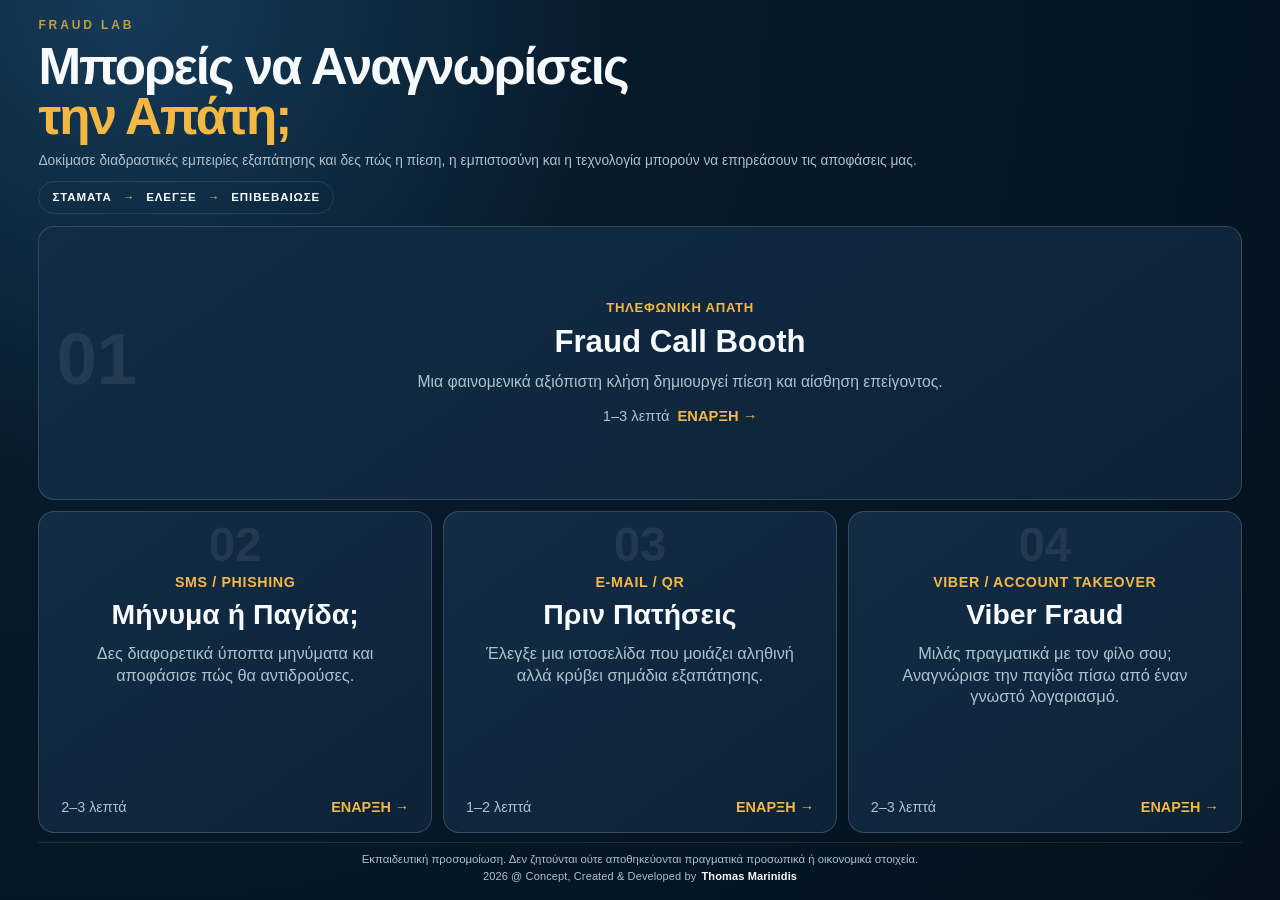
<file: frontend/home/index.html>
<!doctype html>
<html lang="el" class="home-page">
<head>
  <meta charset="utf-8">
  <meta name="viewport" content="width=device-width,initial-scale=1,viewport-fit=cover">
  <meta name="theme-color" content="#081a2c">

  <title>FRAUD LAB — Μπορείς να Αναγνωρίσεις την Απάτη;</title>

  <link rel="stylesheet" href="/static/css/base.css">
  <link rel="stylesheet" href="/static/css/home.css?v=creator-footer-3">
  <link rel="stylesheet" href="/static/css/fraud-dark.css?v=7.11">
  <link rel="stylesheet" href="/static/css/fraud-premium-fixes.css?v=7.12">
  <link rel="stylesheet" href="/static/css/exhibition-tv.css?v=home-windowed-layout-v1">
  <link rel="stylesheet" href="/static/css/mobile.css?v=1.0">
  <link rel="stylesheet" href="/static/css/home-station04.css?v=station04-responsive-v2">
  <link rel="stylesheet" href="/static/css/exhibition-fit-v3.css?v=exhibition-fit-v3">
  <link rel="stylesheet" href="/static/css/exhibition-ui-v4.css?v=exhibition-ui-v4">
</head>

<body class="home-page station04-enabled">

<main class="home-shell">

  <header class="hero">
    <div class="brand-kicker">FRAUD LAB</div>

    <h1>
      Μπορείς να Αναγνωρίσεις
      <span>την Απάτη;</span>
    </h1>

    <p class="hero-copy">
      Δοκίμασε διαδραστικές εμπειρίες εξαπάτησης και δες πώς η πίεση,
      η εμπιστοσύνη και η τεχνολογία μπορούν να επηρεάσουν τις αποφάσεις μας.
    </p>

    <div class="safety-message">
      ΣΤΑΜΑΤΑ
      <span>→</span>
      ΕΛΕΓΞΕ
      <span>→</span>
      ΕΠΙΒΕΒΑΙΩΣΕ
    </div>

  </header>

  <section class="stations" aria-label="Διαδραστικές εμπειρίες">

    <a class="station-card active featured" href="/call">
      <div class="station-number">01</div>
      <div class="station-content">
        <div class="station-type">ΤΗΛΕΦΩΝΙΚΗ ΑΠΑΤΗ</div>
        <h2>Fraud Call Booth</h2>
        <p>Μια φαινομενικά αξιόπιστη κλήση δημιουργεί πίεση και αίσθηση επείγοντος.</p>
        <div class="station-footer">
          <span>1–3 λεπτά</span>
          <strong>ΕΝΑΡΞΗ →</strong>
        </div>
      </div>
    </a>

    <a class="station-card active" href="/sms">
      <div class="station-number">02</div>
      <div class="station-content">
        <div class="station-type">SMS / PHISHING</div>
        <h2>Μήνυμα ή Παγίδα;</h2>
        <p>Δες διαφορετικά ύποπτα μηνύματα και αποφάσισε πώς θα αντιδρούσες.</p>
        <div class="station-footer">
          <span>2–3 λεπτά</span>
          <strong>ΕΝΑΡΞΗ →</strong>
        </div>
      </div>
    </a>

    <a class="station-card active" href="/qr">
      <div class="station-number">03</div>
      <div class="station-content">
        <div class="station-type">E-MAIL / QR</div>
        <h2>Πριν Πατήσεις</h2>
        <p>Έλεγξε μια ιστοσελίδα που μοιάζει αληθινή αλλά κρύβει σημάδια εξαπάτησης.</p>
        <div class="station-footer">
          <span>1–2 λεπτά</span>
          <strong>ΕΝΑΡΞΗ →</strong>
        </div>
      </div>
    </a>



    <a class="station-card active" href="/viber">
      <div class="station-number">04</div>
      <div class="station-content">
        <div class="station-type">VIBER / ACCOUNT TAKEOVER</div>
        <h2>Viber Fraud</h2>
        <p>Μιλάς πραγματικά με τον φίλο σου; Αναγνώρισε την παγίδα πίσω από έναν γνωστό λογαριασμό.</p>
        <div class="station-footer">
          <span>2–3 λεπτά</span>
          <strong>ΕΝΑΡΞΗ →</strong>
        </div>
      </div>
    </a>

  </section>

  <footer class="home-footer">
    <p>
      Εκπαιδευτική προσομοίωση. Δεν ζητούνται ούτε αποθηκεύονται πραγματικά προσωπικά ή οικονομικά στοιχεία.
    </p>
    <p class="creator-credit">
      2026 @ Concept, Created &amp; Developed by <a class="creator-credit-link" href="https://www.linkedin.com/in/thomas-marinidis" target="_blank" rel="noopener noreferrer" aria-label="Thomas Marinidis on LinkedIn">Thomas Marinidis</a>
    </p>
  </footer>

</main>

</body>
</html>
</file>
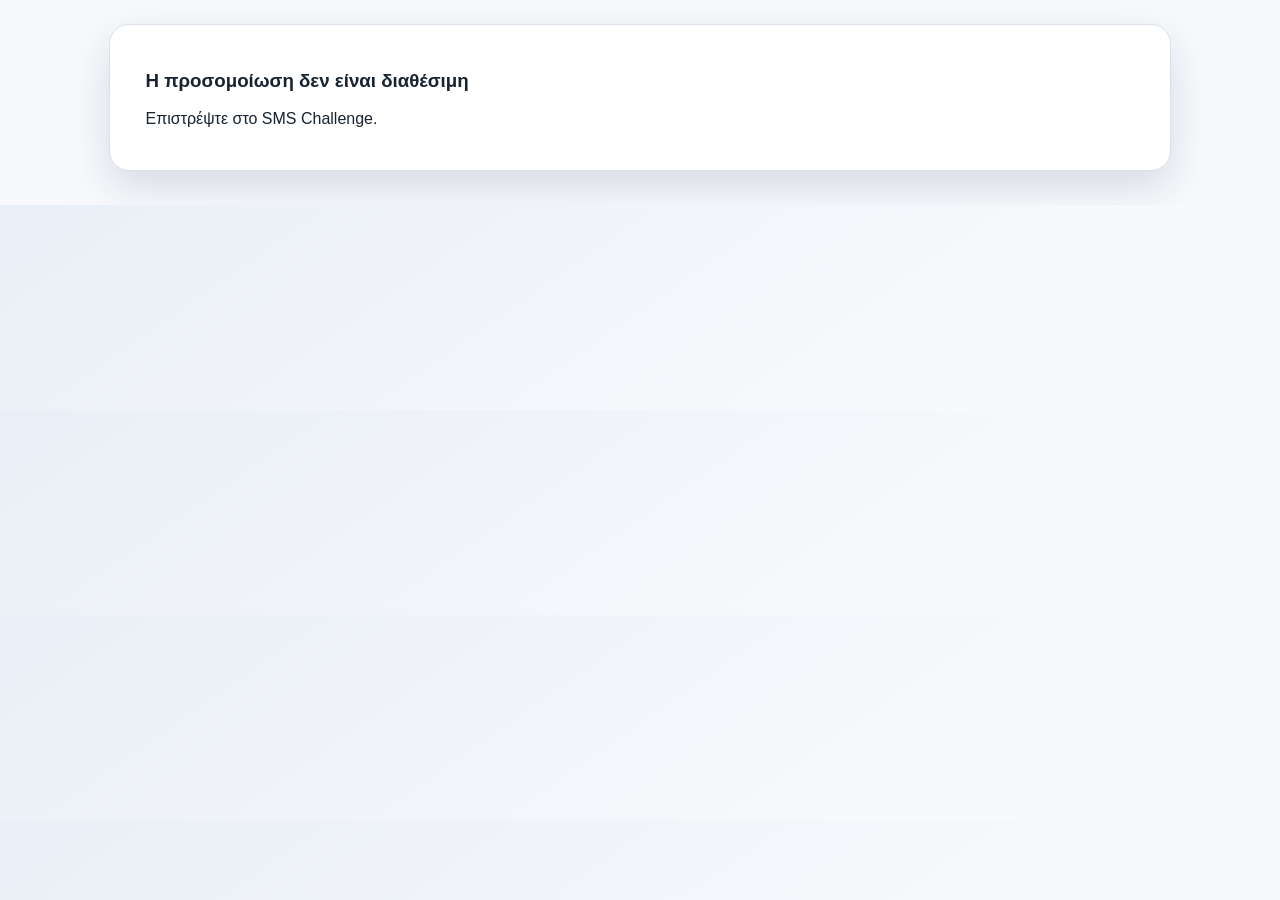
<file: static/sms_sites/index.html>
<!doctype html>
<html lang="el">
<head>
  <meta charset="utf-8">
  <meta name="viewport" content="width=device-width,initial-scale=1,viewport-fit=cover">
  <title>FRAUD LAB — SMS Link Simulation</title>
  <style>
    :root{--card:#fff;--ink:#172331;--muted:#637184;--line:#d9e1ea;--accent:#1769e0;--accent2:#0d4fad;--soft:#eaf2ff;--warn:#fff4d8;--danger:#b42318;--safe:#0e7a53;--shadow:0 16px 42px rgba(20,42,74,.14)}
    *{box-sizing:border-box}html,body{margin:0;min-height:0;height:auto;overflow:visible;font-family:Arial,Helvetica,sans-serif;background:linear-gradient(180deg,#e8edf3,#f7f9fb);color:var(--ink)}body{min-height:0}
    .page{width:100%;max-width:440px;min-height:0;margin:0 auto;background:#f8fafc;box-shadow:0 0 0 1px rgba(0,0,0,.03)}
    .browser{padding:10px 12px;background:#e9eef4;border-bottom:1px solid #d9e2eb}.url{padding:10px 12px;border:1px solid #cfd9e3;border-radius:12px;background:#fff;color:#34495e;font-size:13px;overflow:hidden;text-overflow:ellipsis;white-space:nowrap}
    .hero{padding:20px 16px 18px;background:linear-gradient(180deg,var(--accent),var(--accent2));color:#fff}.brand{font-size:12px;font-weight:900;letter-spacing:.12em;opacity:.9}.hero h1{margin:7px 0 6px;font-size:27px;line-height:1.1}.hero p{margin:0;font-size:15px;line-height:1.45;opacity:.94}
    .content{padding:14px 12px 24px}.card{padding:16px 14px;border:1px solid var(--line);border-radius:18px;background:var(--card);box-shadow:var(--shadow)}.badge{display:inline-block;padding:7px 10px;border-radius:999px;background:var(--soft);color:var(--accent2);font-size:12px;font-weight:900}
    .amount{margin:16px 0 4px;font-size:34px;font-weight:900;color:var(--accent2)}.sub{color:var(--muted);font-size:14px;line-height:1.45}.notice{margin:16px 0;padding:12px;border-left:4px solid #e6aa00;border-radius:12px;background:var(--warn);color:#705300;font-size:14px;line-height:1.45}.notice.traffic-pending{margin:14px 0 4px;padding:0;border:0;border-radius:0;background:transparent;color:#31465b;font-size:15px;font-weight:800;line-height:1.5;text-align:justify;text-align-last:left;hyphens:auto}
    label{display:block;margin:14px 0 7px;font-size:14px;font-weight:800;color:#29435e}input{width:100%;min-height:52px;border:1px solid #cad6e2;border-radius:13px;padding:12px 13px;font-size:17px;color:#17324d;background:#fff;outline:none}input:focus{border-color:#76a8e8;box-shadow:0 0 0 4px rgba(23,105,224,.12)}input.invalid{border-color:#d92d20;box-shadow:0 0 0 4px rgba(217,45,32,.10)}
    .form-message{margin-top:12px;padding:10px 12px;border:1px solid #f1b7b1;border-radius:12px;background:#fff0ee;color:#9b1c13;font-size:13px;font-weight:800;line-height:1.4}.form-message[hidden]{display:none}
    .victim-alert{margin:0 0 14px;padding:14px;border:1px solid #f0aaa3;border-radius:14px;background:#fff0ee;color:#8f1b13;font-size:15px;font-weight:900;line-height:1.45;text-align:justify;text-align-last:left;hyphens:auto}
    .lookup-result{margin-top:14px;padding:13px;border:1px solid #c7d8ec;border-radius:14px;background:#eef5fd;color:#173b67}.lookup-result strong{display:block;margin-bottom:6px;font-size:13px;color:#33567d;letter-spacing:.04em}.lookup-result .value{font-size:22px;font-weight:900;color:#0b3f80;line-height:1.2}
    .btn{width:100%;min-height:56px;margin-top:15px;border:0;border-radius:14px;padding:13px 16px;background:linear-gradient(180deg,var(--accent),var(--accent2));color:#fff;font-size:17px;font-weight:900;cursor:pointer}.btn:active{transform:scale(.99)}
    .edu{margin-top:14px;padding:11px;border:1px dashed #b8c7d5;border-radius:12px;color:#506477;text-align:center;font-size:12px;font-weight:800;line-height:1.45}.final{display:none}.final.show{display:block}.final h2{margin:0 0 12px;color:var(--danger);font-size:28px;line-height:1.15;text-align:left}.final p{margin:0 0 16px;font-size:16px;line-height:1.5;color:#31465b;text-align:justify;text-align-last:left;hyphens:auto}.box{margin-top:13px;padding:13px;border-radius:14px;background:#f5f8fb;border:1px solid #dce5ee}.box h3{margin:0 0 8px;font-size:16px}.box ul{margin:0;padding-left:20px;color:#415468;line-height:1.48}.rule{margin-top:15px;padding:12px;border-radius:12px;background:#eaf7f2;color:var(--safe);text-align:center;font-weight:900}
    body[data-theme="bank"]{--accent:#173e76;--accent2:#0b284d;--soft:#e9f0f8}body[data-theme="traffic"]{--accent:#143f72;--accent2:#08294f;--soft:#eaf1f9}body[data-theme="market"]{--accent:#1769e0;--accent2:#0d4fad;--soft:#eaf2ff}body[data-theme="parcel"]{--accent:#745300;--accent2:#4f3900;--soft:#fff3bf}
    @media(max-width:380px){.hero h1{font-size:24px}.amount{font-size:30px}.content{padding-left:9px;padding-right:9px}.card{padding:14px 12px}.lookup-result .value{font-size:20px}}
      .final h2.sms-victim-heading{display:block;text-align:center!important;margin-left:auto;margin-right:auto}
  </style>
  <link rel="stylesheet" href="/static/sms_sites/desktop-v7.css?v=sms-desktop-v7">
</head>
<body>
  <main class="page">
    <div class="browser"><div id="fakeUrl" class="url">simulation.example</div></div>
    <header class="hero"><div id="brand" class="brand">FRAUD LAB DEMO</div><h1 id="title">Εκπαιδευτική προσομοίωση</h1><p id="lead"></p></header>
    <section class="content">
      <article id="mainCard" class="card">
        <span id="badge" class="badge"></span>
        <div id="amount" class="amount"></div>
        <div id="sub" class="sub"></div>
        <div id="notice" class="notice"></div>
        <div id="fields"></div>
        <div id="formMessage" class="form-message" role="alert" hidden></div>
        <button id="confirmBtn" class="btn" type="button"></button>
        <div class="edu">ΕΚΠΑΙΔΕΥΤΙΚΗ ΠΡΟΣΟΜΟΙΩΣΗ · ΧΡΗΣΙΜΟΠΟΙΗΣΕ ΜΟΝΟ ΔΟΚΙΜΑΣΤΙΚΑ ΣΤΟΙΧΕΙΑ · ΤΙΠΟΤΑ ΔΕΝ ΑΠΟΣΤΕΛΛΕΤΑΙ Ή ΑΠΟΘΗΚΕΥΕΤΑΙ</div>
      </article>
      <article id="finalCard" class="card final" aria-live="polite">
        <h2 id="finalTitle" class="sms-victim-heading">🚨 ΕΠΕΣΕΣ ΘΥΜΑ ΑΠΑΤΗΣ</h2>
        <div class="victim-alert">Αν αυτή ήταν πραγματική σελίδα απάτης, τα στοιχεία που μόλις πληκτρολόγησες θα μπορούσαν ήδη να έχουν σταλεί στον απατεώνα. Στην προσομοίωση του FraudLab δεν αποθηκεύτηκε και δεν στάλθηκε κανένα στοιχείο.</div>
        <p id="finalCopy"></p>
        <div class="box"><h3>Σημάδια κινδύνου</h3><ul id="riskList"></ul></div>
        <div class="box"><h3>Ασφαλέστερη ενέργεια</h3><ul id="safeList"></ul></div>
        <div class="rule">ΣΤΑΜΑΤΑ → ΕΛΕΓΞΕ → ΕΠΙΒΕΒΑΙΩΣΕ</div>
        <div class="edu">ΔΕΝ ΕΓΙΝΕ ΚΑΜΙΑ ΣΥΝΑΛΛΑΓΗ · ΔΕΝ ΚΑΤΑΧΩΡΗΘΗΚΑΝ ΣΤΟΙΧΕΙΑ</div>
      </article>
    </section>
  </main>
  <script>
    const SCENARIOS = {
      courier_fee:{theme:'parcel',url:'parcel-support.example/re-delivery',brand:'PARCEL SERVICE · DEMO',title:'Η παράδοση δεν ολοκληρώθηκε',lead:'Για επαναπρογραμματισμό ζητείται επιβεβαίωση στοιχείων και μικρή χρέωση διαχείρισης.',badge:'ΑΠΑΙΤΕΙΤΑΙ ΕΝΕΡΓΕΙΑ',amount:'1,49 €',sub:'Χρέωση επαναπαράδοσης',notice:'Ολοκληρώστε άμεσα τη διαδικασία ώστε να μην επιστραφεί το δέμα.',fields:[['Ονοματεπώνυμο','π.χ. Δοκιμαστικό Όνομα','text'],['Στοιχεία πληρωμής','0000 0000 0000 0000','text']],cta:'ΣΥΝΕΧΕΙΑ ΣΤΗΝ ΠΛΗΡΩΜΗ',finalTitle:'ΕΠΕΣΕΣ ΘΥΜΑ ΑΠΑΤΗΣ',finalCopy:'Η σελίδα προσπάθησε να χρησιμοποιήσει το άγχος για χαμένο δέμα και μια μικρή χρέωση ώστε να ζητήσει στοιχεία.',risks:['Απρόσμενος σύνδεσμος παράδοσης.','Μικρό ποσό που φαίνεται ακίνδυνο.','Πίεση χρόνου.','Αίτημα για στοιχεία πληρωμής.'],safe:['Άνοιξε μόνος/η σου την επίσημη εφαρμογή ή ιστοσελίδα της courier.','Επιβεβαίωσε την αποστολή από ανεξάρτητο κανάλι.']},
      bank_alert:{theme:'bank',url:'secure-account.example/check',brand:'ACCOUNT SECURITY · DEMO',title:'Απαιτείται έλεγχος ασφαλείας',lead:'Εντοπίστηκε υποτιθέμενη προσπάθεια σύνδεσης από νέα συσκευή και ζητείται επιβεβαίωση λογαριασμού.',badge:'SECURITY ALERT',amount:'',sub:'Κατάσταση: απαιτείται επιβεβαίωση',notice:'Η πρόσβαση μπορεί να περιοριστεί αν δεν ολοκληρωθεί ο έλεγχος.',fields:[['Όνομα χρήστη','demo-user','text'],['Κωδικός πρόσβασης','δοκιμαστικός κωδικός','password']],cta:'ΕΠΙΒΕΒΑΙΩΣΗ ΛΟΓΑΡΙΑΣΜΟΥ',finalTitle:'ΕΠΕΣΕΣ ΘΥΜΑ ΑΠΑΤΗΣ',finalCopy:'Η σελίδα χρησιμοποίησε φόβο απώλειας πρόσβασης για να σε οδηγήσει σε ψεύτικη φόρμα σύνδεσης.',risks:['Φόβος για παραβίαση λογαριασμού.','Link σύνδεσης μέσα σε απρόσμενο μήνυμα.','Πίεση για άμεση ενέργεια.','Αίτημα για κωδικό πρόσβασης.'],safe:['Άνοιξε μόνος/η σου την επίσημη τραπεζική εφαρμογή.','Μην δίνεις κωδικούς σε σελίδα που άνοιξες από link μηνύματος.']},
      marketplace_payment:{theme:'market',url:'payment-confirm.example/receive',brand:'MARKETPLACE PAY · DEMO',title:'Η πληρωμή σας περιμένει',lead:'Ο αγοραστής φέρεται να ολοκλήρωσε την εντολή. Ζητείται επιβεβαίωση στοιχείων λήψης.',badge:'ΣΥΝΑΛΛΑΓΗ #MP-48217',amount:'85,00 €',sub:'Κατάσταση: αναμονή επιβεβαίωσης δικαιούχου',notice:'Η επιβεβαίωση πρέπει να ολοκληρωθεί άμεσα ώστε η συναλλαγή να μη λήξει.',fields:[['Ονοματεπώνυμο δικαιούχου','π.χ. Δοκιμαστικό Όνομα','text'],['Κάρτα για «πίστωση» χρημάτων','0000 0000 0000 0000','text']],cta:'ΛΗΨΗ ΧΡΗΜΑΤΩΝ',finalTitle:'ΕΠΕΣΕΣ ΘΥΜΑ ΑΠΑΤΗΣ',finalCopy:'Η σελίδα προσπάθησε να αποσπάσει οικονομικά στοιχεία με το πρόσχημα ότι χρειάζονται για να «λάβεις» χρήματα.',risks:['Μεταφορά εκτός επίσημης πλατφόρμας.','Εξωτερικός σύνδεσμος που υπόσχεται εκταμίευση.','Αίτημα για στοιχεία κάρτας ώστε να λάβεις χρήματα.','Πίεση χρόνου.'],safe:['Έλεγξε την πληρωμή μόνο μέσα στην επίσημη πλατφόρμα.','Μην εισάγεις οικονομικά στοιχεία σε link που έστειλε άγνωστος.']},
      traffic_fine_sms:{theme:'traffic',url:'traffic-check.example/fine',brand:'TRAFFIC SERVICES · DEMO',title:'Έλεγχος ειδοποίησης οχήματος',lead:'Η σελίδα ζητά πρώτα τον αριθμό κυκλοφορίας για να εμφανίσει υποτιθέμενη οφειλή.',badge:'ΨΗΦΙΑΚΗ ΥΠΗΡΕΣΙΑ ΟΧΗΜΑΤΩΝ',amount:'',sub:'Εισάγετε τον αριθμό κυκλοφορίας για έλεγχο οφειλής',notice:'Χρησιμοποίησε δοκιμαστική πινακίδα. Δεν αποστέλλεται κανένα στοιχείο.',fields:[['Αριθμός κυκλοφορίας','ΧΧΧ-1234','text']],cta:'ΕΛΕΓΧΟΣ ΟΦΕΙΛΗΣ',flow:'traffic_lookup',pendingBadge:'ΕΚΚΡΕΜΕΣ ΠΡΟΣΤΙΜΟ',pendingAmount:'30,00 €',pendingSub:'Βρέθηκε εκκρεμής οφειλή για το όχημα.',pendingNotice:'Σε περίπτωση μη καταβολής θα υπάρξουν προσαυξήσεις.',payCta:'ΠΛΗΡΩΜΗ ΠΡΟΣΤΙΜΟΥ',finalTitle:'ΕΠΕΣΕΣ ΘΥΜΑ ΑΠΑΤΗΣ',finalCopy:'Η σελίδα μιμήθηκε επίσημη υπηρεσία, ζήτησε πρώτα πινακίδα και στη συνέχεια πίεσε για άμεση πληρωμή.',risks:['Επίκληση δημόσιας αρχής.','Απειλή πρόσθετης χρέωσης.','Σύνδεσμος πληρωμής από SMS.','Πίεση για γρήγορη πληρωμή.'],safe:['Έλεγξε την οφειλή από επίσημη υπηρεσία που ανοίγεις εσύ.','Μην πληρώνεις από απρόσμενο SMS link.']}
    };
    const scenarioId = new URLSearchParams(window.location.search).get('scenario') || '';
    const scenario = SCENARIOS[scenarioId];
    const text = (id, value) => { document.getElementById(id).textContent = value || ''; };
    let lastReportedHeight = 0;
    let currentStage = 'initial';
    let trafficPlate = '';
    const postParent = (type, extra={}) => { if (window.parent !== window) { window.parent.postMessage({type, ...extra}, '*'); } };
    let lastActivityPost = 0;
    const reportActivity = () => { const now = Date.now(); if (now - lastActivityPost < 500) return; lastActivityPost = now; postParent('fraudlab:simulation-activity'); };
    ['pointerdown','touchstart','wheel','keydown','input'].forEach(eventName => document.addEventListener(eventName, reportActivity, {passive:true}));
    document.addEventListener('click', reportActivity, {passive:true});
    const reportHeight = () => { requestAnimationFrame(() => { const height = Math.ceil(Math.max(document.documentElement.scrollHeight, document.body.scrollHeight, document.documentElement.offsetHeight, document.body.offsetHeight)); if (height > 0 && height !== lastReportedHeight) { lastReportedHeight = height; postParent('fraudlab:sms-sim-height', {height}); } }); };
    const escapeHtml = value => String(value).replace(/[&<>"']/g, c => ({'&':'&amp;','<':'&lt;','>':'&gt;','"':'&quot;',"'":'&#39;'}[c]));
    const li = values => values.map(value => `<li>${escapeHtml(value)}</li>`).join('');

    const fieldsEl = document.getElementById('fields');
    const amountEl = document.getElementById('amount');
    const formMessage = document.getElementById('formMessage');
    const confirmBtn = document.getElementById('confirmBtn');
    const mainCard = document.getElementById('mainCard');
    const finalCard = document.getElementById('finalCard');

    const getDemoInputs = () => [...document.querySelectorAll('#fields input')];
    const bindInputEvents = () => {
      getDemoInputs().forEach(input => input.addEventListener('input', () => {
        input.classList.remove('invalid');
        if (getDemoInputs().every(item => item.value.trim())) formMessage.hidden = true;
        lastReportedHeight = 0; reportHeight();
      }));
    };
    const renderFields = (fields) => {
      fieldsEl.innerHTML = fields.map((field, index) => `<label for="f${index}">${escapeHtml(field[0])}</label><input id="f${index}" type="${field[2]}" autocomplete="off" autocapitalize="off" spellcheck="false" placeholder="${escapeHtml(field[1])}">`).join('');
      bindInputEvents();
    };
    const showFormError = (message) => {
      formMessage.textContent = message;
      formMessage.hidden = false;
      lastReportedHeight = 0; reportHeight();
    };
    const clearErrors = () => { formMessage.hidden = true; };
    const revealVictimCard = () => {
      const demoInputs = getDemoInputs();
      demoInputs.forEach(input => { input.value = ''; input.classList.remove('invalid'); });
      clearErrors();
      text('finalTitle','🚨 ΕΠΕΣΕΣ ΘΥΜΑ ΑΠΑΤΗΣ');
      mainCard.style.display = 'none';
      finalCard.classList.add('show');
      postParent('fraudlab:sms-sim-scroll-top');
      lastReportedHeight = 0; reportHeight();
    };
    const handleTrafficLookup = () => {
      const [plateInput] = getDemoInputs();
      if (!plateInput || !plateInput.value.trim()) {
        if (plateInput) plateInput.classList.add('invalid');
        showFormError('Συμπλήρωσε μια δοκιμαστική πινακίδα για να συνεχίσεις την προσομοίωση.');
        plateInput?.focus({preventScroll:true});
        plateInput?.scrollIntoView({behavior:'smooth', block:'center'});
        return;
      }
      trafficPlate = plateInput.value.trim().toUpperCase();
      clearErrors();
      amountEl.style.display = 'block';
      text('badge', scenario.pendingBadge);
      text('amount', scenario.pendingAmount);
      text('sub', `${scenario.pendingSub} Αριθμός κυκλοφορίας: ${trafficPlate}.`);
      text('notice', scenario.pendingNotice);
      document.getElementById('notice').classList.add('traffic-pending');
      fieldsEl.innerHTML = `<div class="lookup-result"><strong>ΑΡΙΘΜΟΣ ΚΥΚΛΟΦΟΡΙΑΣ</strong><div class="value">${escapeHtml(trafficPlate)}</div></div>`;
      confirmBtn.textContent = scenario.payCta;
      currentStage = 'traffic-payment';
      postParent('fraudlab:sms-sim-scroll-top');
      lastReportedHeight = 0; reportHeight();
    };

    if (!scenario) {
      document.body.innerHTML = '<main class="page"><section class="content"><article class="card"><h1>Η προσομοίωση δεν είναι διαθέσιμη</h1><p>Επιστρέψτε στο SMS Challenge.</p></article></section></main>';
    } else {
      document.body.dataset.theme = scenario.theme;
      text('fakeUrl', scenario.url); text('brand', scenario.brand); text('title', scenario.title); text('lead', scenario.lead); text('badge', scenario.badge); text('amount', scenario.amount); text('sub', scenario.sub); text('notice', scenario.notice); text('confirmBtn', scenario.cta); text('finalTitle', scenario.finalTitle); text('finalCopy', scenario.finalCopy);
      amountEl.style.display = scenario.amount ? 'block' : 'none';
      renderFields(scenario.fields);
      document.getElementById('riskList').innerHTML = li(scenario.risks);
      document.getElementById('safeList').innerHTML = li(scenario.safe);
      confirmBtn.addEventListener('click', () => {
        if (scenario.flow === 'traffic_lookup' && currentStage === 'initial') {
          handleTrafficLookup();
          return;
        }
        const demoInputs = getDemoInputs();
        const firstEmpty = demoInputs.find(input => input.tagName === 'INPUT' && !input.value.trim());
        if (firstEmpty) {
          demoInputs.forEach(input => input.classList.toggle('invalid', !input.value.trim()));
          showFormError('Συμπλήρωσε τα δοκιμαστικά πεδία για να συνεχίσεις την προσομοίωση.');
          firstEmpty.focus({preventScroll:true});
          firstEmpty.scrollIntoView({behavior:'smooth', block:'center'});
          return;
        }
        revealVictimCard();
      });
      if ('ResizeObserver' in window) { new ResizeObserver(() => reportHeight()).observe(document.body); }
      window.addEventListener('load', reportHeight, {once:true});
      window.addEventListener('resize', () => { lastReportedHeight = 0; reportHeight(); });
      reportHeight();
    }
  </script>
</body>
</html>
</file>
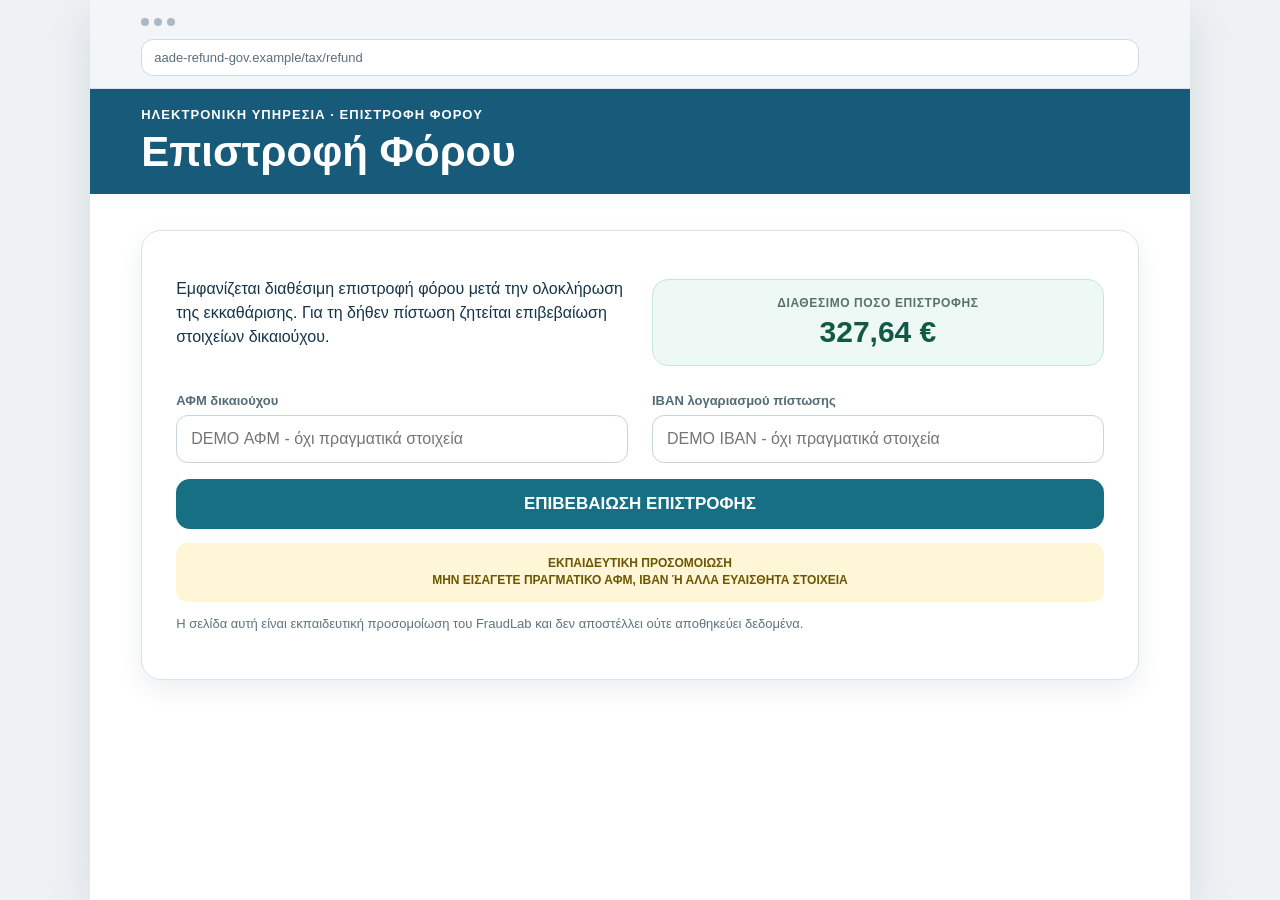
<file: static/qr_sites/aade/index.html>
<!doctype html>
<html lang="el">
<head>
<meta charset="utf-8">
<meta name="viewport" content="width=device-width, initial-scale=1, viewport-fit=cover">
<title>myAADE – Επιστροφή Φόρου</title>
<style>
*{box-sizing:border-box}
html,body{margin:0;padding:0;background:#eef2f5;color:#163449;font-family:Arial,Helvetica,sans-serif}
.page{max-width:430px;margin:0 auto;min-height:100vh;background:#fff}
.browser{padding:12px;background:#f3f6f8;border-bottom:1px solid #d8e1e7}
.dots span{display:inline-block;width:8px;height:8px;border-radius:50%;background:#aab9c4;margin-right:5px}
.address{margin-top:9px;padding:10px 12px;background:#fff;border:1px solid #ced9e0;border-radius:12px;font-size:13px;color:#5a6e7b;overflow-wrap:anywhere}
.header{padding:18px;background:#185a7a;color:#fff}
.brand{font-size:13px;font-weight:900;letter-spacing:.08em}
h1{margin:6px 0 0;font-size:28px;line-height:1.12}
.content{padding:16px}
.card{border:1px solid #d7e2e8;border-radius:18px;padding:16px;box-shadow:0 10px 24px rgba(20,50,70,.08)}
.amount{margin:14px 0;padding:16px;border-radius:16px;background:#eef8f4;border:1px solid #c9e6da;text-align:center}
.amount small{display:block;font-size:12px;font-weight:800;color:#58726a;letter-spacing:.05em}
.amount strong{display:block;margin-top:5px;font-size:30px;color:#125943}
p{font-size:16px;line-height:1.5;margin:12px 0}.notice{font-size:13px;color:#5f7380}
label{display:block;margin-top:13px;font-size:13px;font-weight:800;color:#536b79}
input{width:100%;padding:14px;margin-top:7px;border:1px solid #c8d5dd;border-radius:12px;font-size:16px}
button{width:100%;border:0;border-radius:14px;padding:15px;margin-top:16px;background:#176f83;color:#fff;font-size:17px;font-weight:900;cursor:pointer}
.edu{margin-top:14px;padding:12px;border-radius:12px;background:#fff6d7;color:#6d5500;text-align:center;font-size:12px;font-weight:900;line-height:1.45}
.error{display:none;margin-top:10px;color:#9b1c1c;font-size:13px;font-weight:800}
.final{display:none;margin-top:16px;padding:18px;border:1px solid #efbcbc;border-radius:18px;background:#fff5f5}
.final h2{margin:0 0 10px;text-align:center;font-size:28px;color:#9b1c1c}.final p{font-size:15px}
.box{margin-top:12px;padding:13px;border-radius:14px;background:#fff;border:1px solid #e2d7d7}.box h3{margin:0 0 8px;font-size:15px}.box ul{margin:0;padding-left:20px}.box li{margin:7px 0;line-height:1.4}
.rule{margin-top:14px;text-align:center;font-weight:900;color:#7b1f1f}
@media(max-width:380px){h1{font-size:24px}.amount strong{font-size:26px}}
</style>
  <link rel="stylesheet" href="/static/qr_sites/common/desktop-v6.css?v=desktop-v6">
</head>
<body>
<div class="page">
  <div class="browser">
    <div class="dots"><span></span><span></span><span></span></div>
    <div class="address">aade-refund-gov.example/tax/refund</div>
  </div>
  <div class="header">
    <div class="brand">ΗΛΕΚΤΡΟΝΙΚΗ ΥΠΗΡΕΣΙΑ · ΕΠΙΣΤΡΟΦΗ ΦΟΡΟΥ</div>
    <h1>Επιστροφή Φόρου</h1>
  </div>
  <div class="content">
    <section id="formCard" class="card">
      <p>Εμφανίζεται διαθέσιμη επιστροφή φόρου μετά την ολοκλήρωση της εκκαθάρισης. Για τη δήθεν πίστωση ζητείται επιβεβαίωση στοιχείων δικαιούχου.</p>
      <div class="amount"><small>ΔΙΑΘΕΣΙΜΟ ΠΟΣΟ ΕΠΙΣΤΡΟΦΗΣ</small><strong>327,64 €</strong></div>
      <label for="afm">ΑΦΜ δικαιούχου</label>
      <input id="afm" autocomplete="off" inputmode="numeric" placeholder="DEMO ΑΦΜ - όχι πραγματικά στοιχεία">
      <label for="iban">IBAN λογαριασμού πίστωσης</label>
      <input id="iban" autocomplete="off" placeholder="DEMO IBAN - όχι πραγματικά στοιχεία">
      <div id="error" class="error">Συμπληρώστε και τα δύο δοκιμαστικά πεδία για να συνεχίσετε.</div>
      <button id="submitBtn" type="button">ΕΠΙΒΕΒΑΙΩΣΗ ΕΠΙΣΤΡΟΦΗΣ</button>
      <div class="edu">ΕΚΠΑΙΔΕΥΤΙΚΗ ΠΡΟΣΟΜΟΙΩΣΗ<br>ΜΗΝ ΕΙΣΑΓΕΤΕ ΠΡΑΓΜΑΤΙΚΟ ΑΦΜ, IBAN Ή ΑΛΛΑ ΕΥΑΙΣΘΗΤΑ ΣΤΟΙΧΕΙΑ</div>
      <p class="notice">Η σελίδα αυτή είναι εκπαιδευτική προσομοίωση του FraudLab και δεν αποστέλλει ούτε αποθηκεύει δεδομένα.</p>
    </section>
    <section id="final" class="final" aria-live="polite">
      <h2>🚨 ΕΠΕΣΕΣ ΘΥΜΑ ΑΠΑΤΗΣ</h2>
      <p>Το μήνυμα σε οδήγησε σε πλαστή σελίδα με δέλεαρ επιστροφής φόρου. Σε πραγματική επίθεση, τα στοιχεία που θα πληκτρολογούσες θα μπορούσαν να χρησιμοποιηθούν για οικονομική απάτη ή κλοπή ταυτότητας.</p>
      <div class="box"><h3>Τι έπρεπε να προσέξεις</h3><ul>
        <li>Απρόσμενη υπόσχεση επιστροφής φόρου.</li>
        <li>Πίεση να ολοκληρωθεί η διαδικασία μέσα σε 24 ώρες.</li>
        <li>Διεύθυνση που δεν ανήκει σε επίσημο domain της ΑΑΔΕ ή του gov.gr.</li>
        <li>Αίτημα για ΑΦΜ και IBAN μέσα από σύνδεσμο ή QR του email.</li>
      </ul></div>
      <div class="box"><h3>Ασφαλέστερη ενέργεια</h3>
        <p>Κλείσε το μήνυμα και άνοιξε μόνος/η σου το myAADE από το aade.gr ή το gov.gr. Μην χρησιμοποιείς το κουμπί ή το QR ενός απρόσμενου email για επιστροφή φόρου.</p>
      </div>
      <div class="rule">ΕΛΕΓΧΩ ΤΗΝ ΕΠΙΣΤΡΟΦΗ ΜΟΝΟ ΑΠΟ ΤΗΝ ΕΠΙΣΗΜΗ ΥΠΗΡΕΣΙΑ</div>
    </section>
  </div>
</div>
<script>
(function(){
  const afm=document.getElementById('afm');
  const iban=document.getElementById('iban');
  const error=document.getElementById('error');
  const formCard=document.getElementById('formCard');
  const final=document.getElementById('final');
  document.getElementById('submitBtn').addEventListener('click',function(){
    if(!afm.value.trim() || !iban.value.trim()){
      error.style.display='block';
      return;
    }
    afm.value=''; iban.value=''; error.style.display='none';
    formCard.style.display='none'; final.style.display='block';
    window.scrollTo({top:0,left:0,behavior:'auto'});
    if(window.parent && window.parent!==window){window.parent.postMessage({type:'fraudlab:qr-sim-scroll-top'},'*');}
  });
})();
</script>
<script src="/static/qr_sites/common/bridge.js"></script>
</body>
</html>
</file>
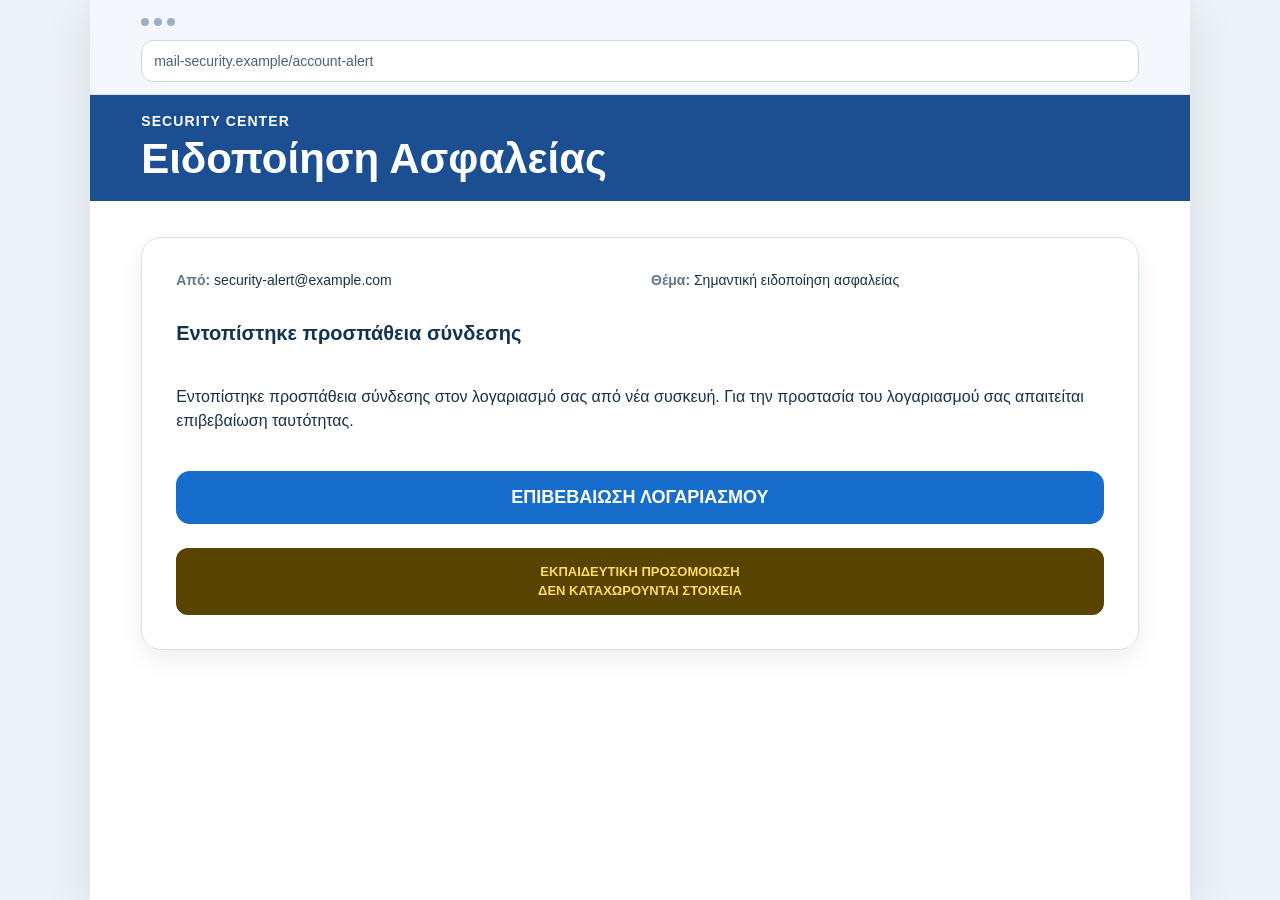
<file: static/qr_sites/account/index.html>
<!doctype html>
<html lang="el">
<head>
<meta charset="utf-8">
<meta name="viewport" content="width=device-width, initial-scale=1, viewport-fit=cover">
<title>Secure Account</title>
<style>
*{box-sizing:border-box}
body{
margin:0;
background:#edf2f7;
font-family:Arial,Helvetica,sans-serif;
color:#183247;
}
.page{
max-width:390px;
margin:auto;
min-height:100vh;
background:#fff;
}
.top{
background:#f4f7fb;
padding:12px;
border-bottom:1px solid #dbe5ee;
}
.dots span{
display:inline-block;
width:8px;height:8px;
border-radius:50%;
background:#9bb0c2;
margin-right:5px;
}
.mailbar{
margin-top:10px;
background:#fff;
border:1px solid #ccd9e5;
border-radius:12px;
padding:12px;
font-size:14px;
color:#496277;
}
.header{
background:#1b4f91;
color:white;
padding:18px;
}
.mail-title{
font-size:14px;
font-weight:800;
letter-spacing:.08em;
}
h1{
margin:6px 0 0;
font-size:28px;
}
.content{
padding:14px;
}
.card{
border:1px solid #d8e2ec;
border-radius:18px;
padding:16px;
box-shadow:0 10px 25px #0001;
}
.row{
margin-bottom:10px;
font-size:14px;
}
.label{
font-weight:800;
color:#60778c;
}
.subject{
font-size:20px;
font-weight:900;
margin:16px 0;
color:#12344f;
}
p{
font-size:16px;
line-height:1.5;
}
.button{
width:100%;
border:0;
border-radius:14px;
padding:16px;
margin-top:14px;
background:#176dcc;
color:white;
font-size:18px;
font-weight:900;
}
.login{
display:none;
margin-top:18px;
background:#f7fafc;
border-radius:18px;
padding:16px;
border:1px solid #d8e2ec;
}
input{
width:100%;
padding:14px;
margin:8px 0 14px;
border-radius:12px;
border:1px solid #cbd8e5;
font-size:16px;
}
.edu{
margin-top:16px;
background:#594300;
color:#ffd966;
padding:14px;
border-radius:12px;
text-align:center;
font-weight:900;
line-height:1.5;
font-size:13px;
}
.final{
display:none;
margin-top:18px;
border-radius:18px;
padding:18px;
background:#fff5f5;
border:1px solid #efbcbc;
}
.final h2{
text-align:center;
color:#9b1c1c;
font-size:30px;
}
.box{
background:white;
border-radius:14px;
padding:14px;
margin-top:14px;
border:1px solid #dce5ee;
}
li{
margin:8px 0;
line-height:1.4;
}
.footer{
text-align:center;
font-weight:900;
font-size:20px;
margin-top:15px;
}


/* === FRAUDLAB MOBILE PREMIUM REVEAL PATCH === */

.overlay{
    position:fixed;
    inset:0;
    display:none;
    align-items:center;
    justify-content:center;
    background:rgba(7,24,45,.78);
    padding:10px;
    z-index:9999;
}

.reveal{
    width:100%;
    max-width:430px;
    max-height:92dvh;
    display:flex;
    flex-direction:column;
    background:#fff;
    border-radius:24px;
    overflow:hidden;
    box-shadow:0 24px 60px rgba(0,0,0,.35);
}

.reveal-body{
    padding:18px;
    overflow-y:auto;
    -webkit-overflow-scrolling:touch;
}

.reveal-title{
    font-size:28px;
    line-height:1.12;
}

.info-box{
    padding:14px;
    margin:10px 0;
}

.info-box li{
    font-size:15px;
    line-height:1.4;
}

.rule{
    font-size:22px;
    margin:14px 0;
}

@media(max-width:380px){
    .reveal-title{
        font-size:24px;
    }

    .rule{
        font-size:20px;
    }
}


</style>
  <link rel="stylesheet" href="/static/qr_sites/common/desktop-v6.css?v=desktop-v6">
</head>
<body>

<div class="page">

<div class="top">
<div class="dots"><span></span><span></span><span></span></div>
<div class="mailbar">mail-security.example/account-alert</div>
</div>

<div class="header">
<div class="mail-title">SECURITY CENTER</div>
<h1>Ειδοποίηση Ασφαλείας</h1>
</div>

<div class="content">

<div id="mail" class="card">

<div class="row"><span class="label">Από:</span> security-alert@example.com</div>
<div class="row"><span class="label">Θέμα:</span> Σημαντική ειδοποίηση ασφαλείας</div>

<div class="subject">Εντοπίστηκε προσπάθεια σύνδεσης</div>

<p>
Εντοπίστηκε προσπάθεια σύνδεσης στον λογαριασμό σας από νέα συσκευή.
Για την προστασία του λογαριασμού σας απαιτείται επιβεβαίωση ταυτότητας.
</p>

<button class="button" onclick="showLogin()">ΕΠΙΒΕΒΑΙΩΣΗ ΛΟΓΑΡΙΑΣΜΟΥ</button>

<div class="edu">
ΕΚΠΑΙΔΕΥΤΙΚΗ ΠΡΟΣΟΜΟΙΩΣΗ<br>
ΔΕΝ ΚΑΤΑΧΩΡΟΥΝΤΑΙ ΣΤΟΙΧΕΙΑ
</div>

</div>

<div id="login" class="login">

<h2>Secure Account</h2>
<p>Σύνδεση για επαλήθευση λογαριασμού</p>

<label>Όνομα χρήστη</label>
<input placeholder="username">

<label>Κωδικός πρόσβασης</label>
<input placeholder="password" type="password">

<button class="button" onclick="showFinal()">ΣΥΝΔΕΣΗ</button>

</div>


<div id="final" class="final">

<h2>☹️<br>ΕΠΕΣΕΣ ΘΥΜΑ ΑΠΑΤΗΣ</h2>

<p>
Αυτή ήταν μια εκπαιδευτική προσομοίωση.
Οι απατεώνες δημιουργούν ψεύτικες ειδοποιήσεις ασφαλείας
για να αποκτήσουν πρόσβαση σε λογαριασμούς.
</p>

<div class="box">
<b>Τι προσπάθησαν να εκμεταλλευτούν οι απατεώνες</b>
<ul>
<li>Φόβο απώλειας πρόσβασης στον λογαριασμό.</li>
<li>Ψεύτικες ειδοποιήσεις ασφαλείας.</li>
<li>Πίεση για άμεση ενέργεια.</li>
<li>Εμπιστοσύνη σε email που φαίνεται επίσημο.</li>
</ul>
</div>

<div class="box">
<b>Πώς προστατεύεσαι</b>
<ul>
<li>Μην ανοίγεις συνδέσμους σύνδεσης από email.</li>
<li>Πληκτρολόγησε μόνος σου την επίσημη διεύθυνση.</li>
<li>Έλεγξε πάντα τον αποστολέα.</li>
<li>Μην δίνεις κωδικούς μέσω συνδέσμων.</li>
</ul>
</div>

<div class="edu">
ΕΚΠΑΙΔΕΥΤΙΚΗ ΠΡΟΣΟΜΟΙΩΣΗ<br>
ΔΕΝ ΚΑΤΑΧΩΡΟΥΝΤΑΙ ΣΤΟΙΧΕΙΑ
</div>

<div class="footer">
ΣΤΑΜΑΤΑ → ΕΛΕΓΞΕ → ΕΠΙΒΕΒΑΙΩΣΕ
</div>

</div>

</div>
</div>

<script src="/static/qr_sites/common/bridge.js"></script>

<script>
function showLogin(){
document.getElementById("login").style.display="block";
document.getElementById("login").scrollIntoView({behavior:"smooth"});
}
function showFinal(){
document.getElementById("mail").style.display="none";
document.getElementById("login").style.display="none";
document.getElementById("final").style.display="block";
window.scrollTo({top:0,behavior:"smooth"});
window.FraudLabQRSim?.scrollTop();
}
</script>

</body>
</html>
</file>
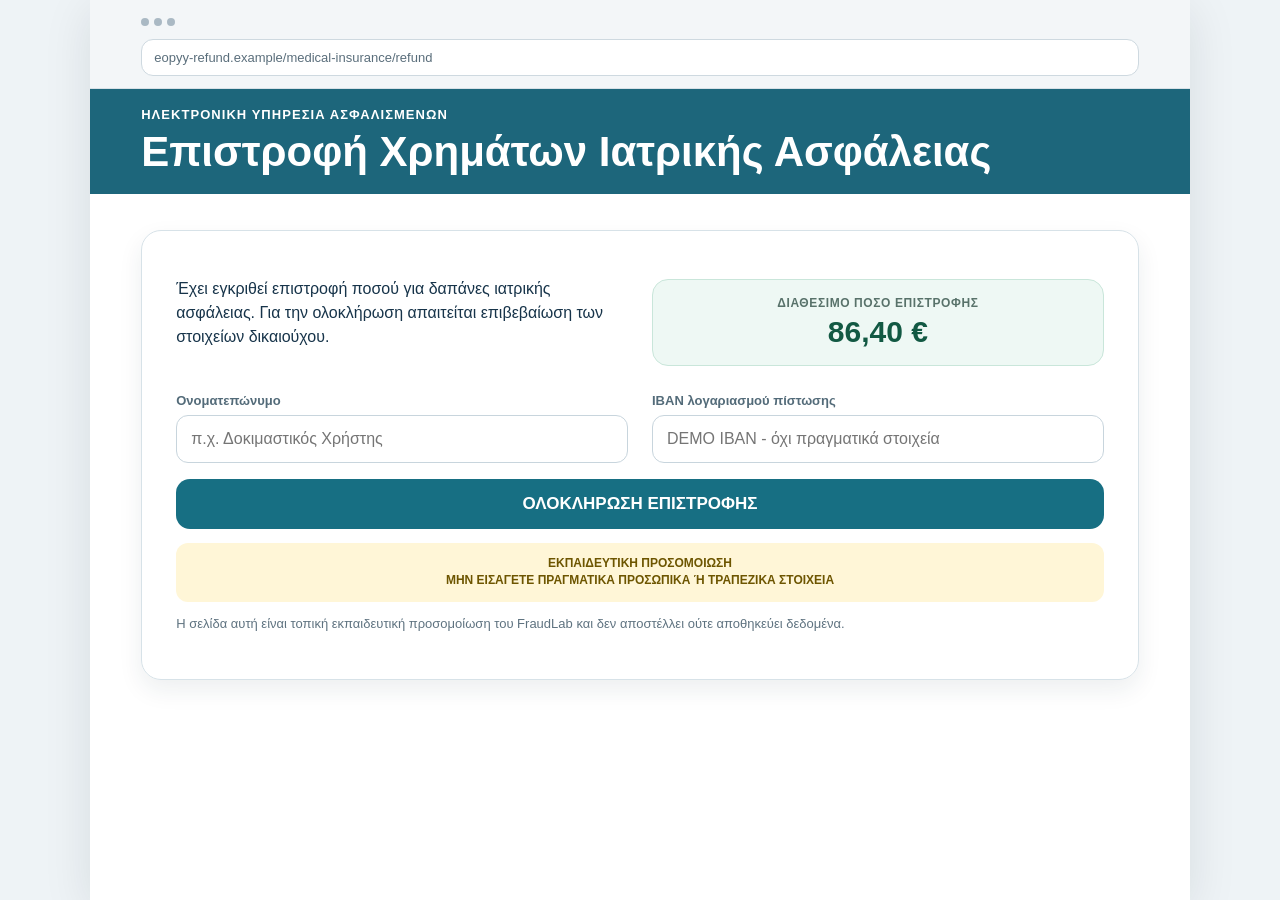
<file: static/qr_sites/eopyy/index.html>
<!doctype html>
<html lang="el">
<head>
<meta charset="utf-8">
<meta name="viewport" content="width=device-width, initial-scale=1, viewport-fit=cover">
<title>Επιστροφή Χρημάτων Ιατρικής Ασφάλειας</title>
<style>
*{box-sizing:border-box}
html,body{margin:0;padding:0;background:#eef3f6;color:#17344a;font-family:Arial,Helvetica,sans-serif}
.page{max-width:430px;margin:0 auto;min-height:100vh;background:#fff}
.browser{padding:12px;background:#f3f6f8;border-bottom:1px solid #d8e1e7}
.dots span{display:inline-block;width:8px;height:8px;border-radius:50%;background:#aab9c4;margin-right:5px}
.address{margin-top:9px;padding:10px 12px;background:#fff;border:1px solid #ced9e0;border-radius:12px;font-size:13px;color:#5a6e7b;overflow-wrap:anywhere}
.header{padding:18px;background:#1d667b;color:#fff}
.brand{font-size:13px;font-weight:900;letter-spacing:.08em}
h1{margin:6px 0 0;font-size:28px;line-height:1.12}
.content{padding:16px}
.card{border:1px solid #d7e2e8;border-radius:18px;padding:16px;box-shadow:0 10px 24px rgba(20,50,70,.08)}
.amount{margin:14px 0;padding:16px;border-radius:16px;background:#eef8f4;border:1px solid #c9e6da;text-align:center}
.amount small{display:block;font-size:12px;font-weight:800;color:#58726a;letter-spacing:.05em}.amount strong{display:block;margin-top:5px;font-size:30px;color:#125943}
p{font-size:16px;line-height:1.5;margin:12px 0}.notice{font-size:13px;color:#5f7380}
label{display:block;margin-top:13px;font-size:13px;font-weight:800;color:#536b79}
input{width:100%;padding:14px;margin-top:7px;border:1px solid #c8d5dd;border-radius:12px;font-size:16px}
button{width:100%;border:0;border-radius:14px;padding:15px;margin-top:16px;background:#176f83;color:#fff;font-size:17px;font-weight:900;cursor:pointer}
.edu{margin-top:14px;padding:12px;border-radius:12px;background:#fff6d7;color:#6d5500;text-align:center;font-size:12px;font-weight:900;line-height:1.45}
.error{display:none;margin-top:10px;color:#9b1c1c;font-size:13px;font-weight:800}
.final{display:none;margin-top:16px;padding:18px;border:1px solid #efbcbc;border-radius:18px;background:#fff5f5}
.final h2{margin:0 0 10px;text-align:center;font-size:28px;color:#9b1c1c}.final p{font-size:15px}.box{margin-top:12px;padding:13px;border-radius:14px;background:#fff;border:1px solid #e2d7d7}.box h3{margin:0 0 8px;font-size:15px}.box ul{margin:0;padding-left:20px}.box li{margin:7px 0;line-height:1.4}.rule{margin-top:14px;text-align:center;font-weight:900;color:#7b1f1f}
@media(max-width:380px){h1{font-size:24px}.amount strong{font-size:26px}}
</style>
  <link rel="stylesheet" href="/static/qr_sites/common/desktop-v6.css?v=desktop-v6">
</head>
<body>
<div class="page">
  <div class="browser">
    <div class="dots"><span></span><span></span><span></span></div>
    <div class="address">eopyy-refund.example/medical-insurance/refund</div>
  </div>

  <div class="header">
    <div class="brand">ΗΛΕΚΤΡΟΝΙΚΗ ΥΠΗΡΕΣΙΑ ΑΣΦΑΛΙΣΜΕΝΩΝ</div>
    <h1>Επιστροφή Χρημάτων Ιατρικής Ασφάλειας</h1>
  </div>

  <div class="content">
    <section id="formCard" class="card">
      <p>Έχει εγκριθεί επιστροφή ποσού για δαπάνες ιατρικής ασφάλειας. Για την ολοκλήρωση απαιτείται επιβεβαίωση των στοιχείων δικαιούχου.</p>

      <div class="amount">
        <small>ΔΙΑΘΕΣΙΜΟ ΠΟΣΟ ΕΠΙΣΤΡΟΦΗΣ</small>
        <strong>86,40 €</strong>
      </div>

      <label for="fullname">Ονοματεπώνυμο</label>
      <input id="fullname" autocomplete="off" placeholder="π.χ. Δοκιμαστικός Χρήστης">

      <label for="iban">IBAN λογαριασμού πίστωσης</label>
      <input id="iban" autocomplete="off" placeholder="DEMO IBAN - όχι πραγματικά στοιχεία">

      <div id="error" class="error">Συμπληρώστε και τα δύο δοκιμαστικά πεδία για να συνεχίσετε.</div>

      <button id="submitBtn" type="button">ΟΛΟΚΛΗΡΩΣΗ ΕΠΙΣΤΡΟΦΗΣ</button>

      <div class="edu">ΕΚΠΑΙΔΕΥΤΙΚΗ ΠΡΟΣΟΜΟΙΩΣΗ<br>ΜΗΝ ΕΙΣΑΓΕΤΕ ΠΡΑΓΜΑΤΙΚΑ ΠΡΟΣΩΠΙΚΑ Ή ΤΡΑΠΕΖΙΚΑ ΣΤΟΙΧΕΙΑ</div>
      <p class="notice">Η σελίδα αυτή είναι τοπική εκπαιδευτική προσομοίωση του FraudLab και δεν αποστέλλει ούτε αποθηκεύει δεδομένα.</p>
    </section>

    <section id="final" class="final" aria-live="polite">
      <h2>🚨 ΕΠΕΣΕΣ ΘΥΜΑ ΑΠΑΤΗΣ</h2>
      <p>Το μήνυμα σε οδήγησε σε πλαστή σελίδα με δέλεαρ επιστροφής χρημάτων. Σε πραγματική επίθεση, τα στοιχεία που θα πληκτρολογούσες θα μπορούσαν να χρησιμοποιηθούν για κλοπή χρημάτων ή ταυτότητας.</p>

      <div class="box">
        <h3>Τι έπρεπε να προσέξεις</h3>
        <ul>
          <li>Υπόσχεση επιστροφής χρημάτων που δεν περίμενες.</li>
          <li>Σύνδεσμος ή QR μέσα σε απρόσμενο email.</li>
          <li>Διεύθυνση που δεν ανήκει στο επίσημο eopyy.gov.gr.</li>
          <li>Αίτημα για προσωπικά ή τραπεζικά στοιχεία.</li>
        </ul>
      </div>

      <div class="box">
        <h3>Ασφαλέστερη ενέργεια</h3>
        <p>Κλείσε το μήνυμα και πληκτρολόγησε μόνος/η σου την επίσημη διεύθυνση του ΕΟΠΥΥ ή επικοινώνησε μέσω επίσημου καναλιού.</p>
      </div>

      <div class="rule">ΕΛΕΓΧΩ ΤΟΝ ΠΡΟΟΡΙΣΜΟ ΠΡΙΝ ΠΑΤΗΣΩ</div>
    </section>
  </div>
</div>
<script>
(function(){
  const fullname=document.getElementById('fullname');
  const iban=document.getElementById('iban');
  const error=document.getElementById('error');
  const formCard=document.getElementById('formCard');
  const final=document.getElementById('final');
  document.getElementById('submitBtn').addEventListener('click',function(){
    if(!fullname.value.trim() || !iban.value.trim()){
      error.style.display='block';
      return;
    }
    fullname.value='';
    iban.value='';
    error.style.display='none';
    formCard.style.display='none';
    final.style.display='block';
    window.scrollTo({top:0,left:0,behavior:'auto'});
    if(window.parent && window.parent!==window){
      window.parent.postMessage({type:'fraudlab:qr-sim-scroll-top'},'*');
    }
  });
})();
</script>
<script src="/static/qr_sites/common/bridge.js"></script>
</body>
</html>
</file>
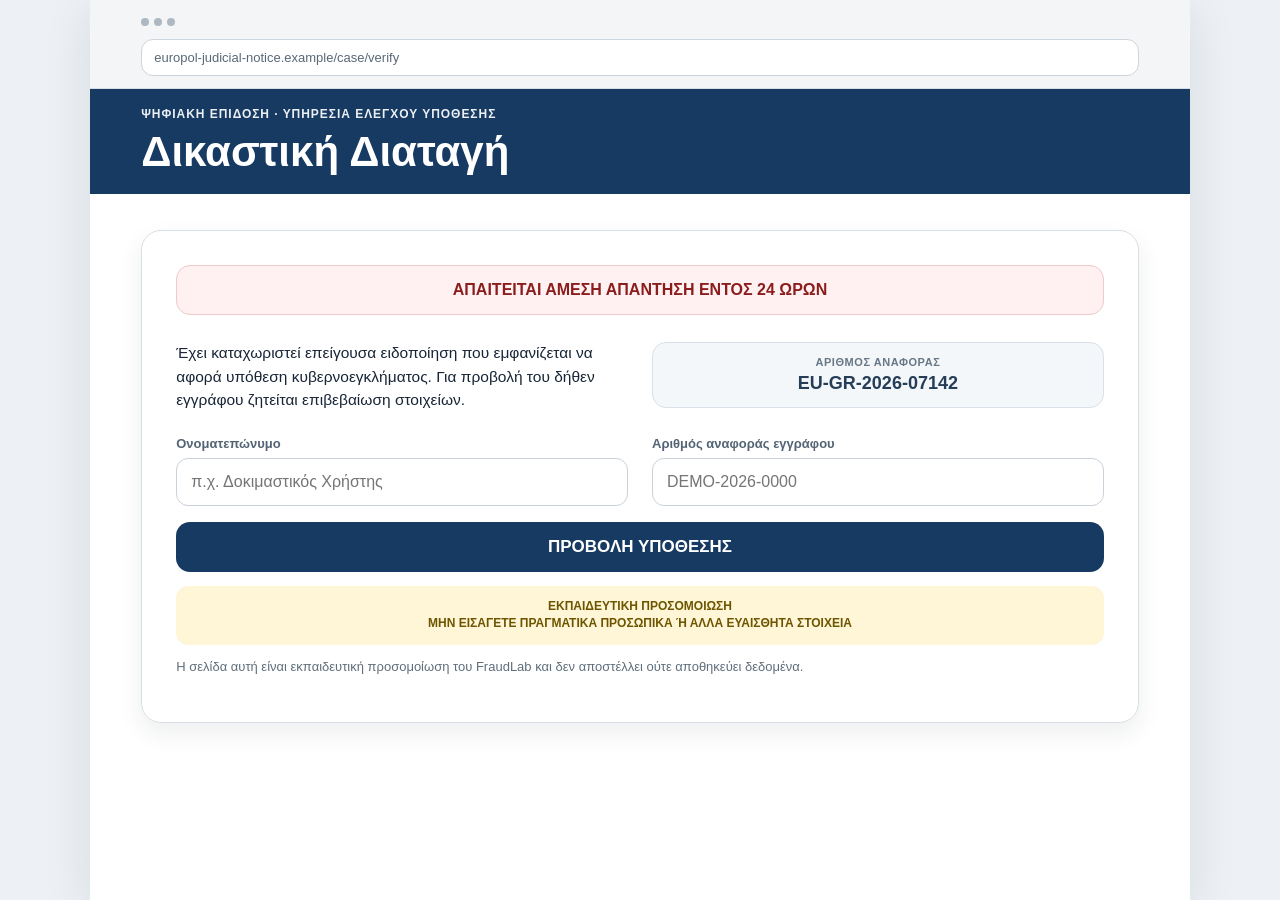
<file: static/qr_sites/europol/index.html>
<!doctype html>
<html lang="el">
<head>
<meta charset="utf-8">
<meta name="viewport" content="width=device-width, initial-scale=1, viewport-fit=cover">
<title>Ψηφιακή Επίδοση Δικαστικής Διαταγής</title>
<style>
*{box-sizing:border-box}
html,body{margin:0;padding:0;background:#edf1f5;color:#172536;font-family:Arial,Helvetica,sans-serif}
.page{max-width:430px;margin:0 auto;min-height:100vh;background:#fff}
.browser{padding:12px;background:#f3f5f7;border-bottom:1px solid #d7dde3}
.dots span{display:inline-block;width:8px;height:8px;border-radius:50%;background:#aeb8c2;margin-right:5px}
.address{margin-top:9px;padding:10px 12px;background:#fff;border:1px solid #ccd4dc;border-radius:12px;font-size:13px;color:#596876;overflow-wrap:anywhere}
.header{padding:18px;background:#173a63;color:#fff}
.brand{font-size:12px;font-weight:900;letter-spacing:.08em;opacity:.92}
h1{margin:7px 0 0;font-size:27px;line-height:1.12}
.content{padding:16px}
.card{border:1px solid #d8dee6;border-radius:18px;padding:16px;box-shadow:0 10px 24px rgba(20,35,55,.08)}
.alert{margin:0 0 14px;padding:13px 14px;border-radius:14px;background:#fff1f1;border:1px solid #efcaca;color:#8b1d1d;font-weight:900;line-height:1.4;text-align:center}
.ref{margin:13px 0;padding:13px;border-radius:14px;background:#f4f7fa;border:1px solid #d9e0e7;text-align:center}
.ref small{display:block;font-size:11px;color:#677786;font-weight:800;letter-spacing:.05em}
.ref strong{display:block;margin-top:5px;font-size:18px;color:#253e58}
p{font-size:15.5px;line-height:1.52;margin:12px 0}
.notice{font-size:13px;color:#5f6e7b}
label{display:block;margin-top:13px;font-size:13px;font-weight:800;color:#536474}
input{width:100%;padding:14px;margin-top:7px;border:1px solid #c9d2da;border-radius:12px;font-size:16px}
button{width:100%;border:0;border-radius:14px;padding:15px;margin-top:16px;background:#173a63;color:#fff;font-size:17px;font-weight:900;cursor:pointer}
button.secondary{background:#b12020}
.edu{margin-top:14px;padding:12px;border-radius:12px;background:#fff6d7;color:#6d5500;text-align:center;font-size:12px;font-weight:900;line-height:1.45}
.error{display:none;margin-top:10px;color:#9b1c1c;font-size:13px;font-weight:800}
.state{display:none}
.state.active{display:block}
.notice-card{border:1px solid #efcaca;background:#fff8f8}
.fine-box{margin:14px 0;padding:14px 16px;border-radius:16px;background:#fff;border:1px solid #dfc1c1;text-align:center}
.fine-box small{display:block;font-size:11px;color:#7f6161;font-weight:900;letter-spacing:.05em}
.fine-box strong{display:block;margin-top:6px;font-size:31px;color:#9b1c1c;line-height:1.1}
.warn{margin-top:12px;padding:14px;border-radius:14px;background:#fff4da;border:1px solid #eed298;color:#6f5400;font-size:14px;font-weight:800;line-height:1.5;text-align:center}
.final{display:none;margin-top:16px;padding:18px;border:1px solid #efbcbc;border-radius:18px;background:#fff5f5}
.final h2{margin:0 0 10px;text-align:center;font-size:28px;color:#9b1c1c}
.final p{font-size:15px}
.box{margin-top:12px;padding:13px;border-radius:14px;background:#fff;border:1px solid #e2d7d7}
.box h3{margin:0 0 8px;font-size:15px}
.box ul{margin:0;padding-left:20px}
.box li{margin:7px 0;line-height:1.4}
.rule{margin-top:14px;text-align:center;font-weight:900;color:#7b1f1f}
@media(max-width:380px){h1{font-size:24px}.fine-box strong{font-size:28px}}
</style>
  <link rel="stylesheet" href="/static/qr_sites/common/desktop-v6.css?v=desktop-v6">
</head>
<body>
<!-- FRAUDLAB EUROPOL FINE COPY PATCH v2 -->
<!-- FRAUDLAB EUROPOL FINE FLOW PATCH v1 -->
<div class="page">
  <div class="browser">
    <div class="dots"><span></span><span></span><span></span></div>
    <div class="address">europol-judicial-notice.example/case/verify</div>
  </div>
  <div class="header">
    <div class="brand">ΨΗΦΙΑΚΗ ΕΠΙΔΟΣΗ · ΥΠΗΡΕΣΙΑ ΕΛΕΓΧΟΥ ΥΠΟΘΕΣΗΣ</div>
    <h1>Δικαστική Διαταγή</h1>
  </div>
  <div class="content">
    <section id="formState" class="card state active">
      <div class="alert">ΑΠΑΙΤΕΙΤΑΙ ΑΜΕΣΗ ΑΠΑΝΤΗΣΗ ΕΝΤΟΣ 24 ΩΡΩΝ</div>
      <p>Έχει καταχωριστεί επείγουσα ειδοποίηση που εμφανίζεται να αφορά υπόθεση κυβερνοεγκλήματος. Για προβολή του δήθεν εγγράφου ζητείται επιβεβαίωση στοιχείων.</p>
      <div class="ref"><small>ΑΡΙΘΜΟΣ ΑΝΑΦΟΡΑΣ</small><strong>EU-GR-2026-07142</strong></div>
      <label for="fullname">Ονοματεπώνυμο</label>
      <input id="fullname" autocomplete="off" placeholder="π.χ. Δοκιμαστικός Χρήστης">
      <label for="reference">Αριθμός αναφοράς εγγράφου</label>
      <input id="reference" autocomplete="off" placeholder="DEMO-2026-0000">
      <div id="error" class="error">Συμπληρώστε και τα δύο δοκιμαστικά πεδία για να συνεχίσετε.</div>
      <button id="submitBtn" type="button">ΠΡΟΒΟΛΗ ΥΠΟΘΕΣΗΣ</button>
      <div class="edu">ΕΚΠΑΙΔΕΥΤΙΚΗ ΠΡΟΣΟΜΟΙΩΣΗ<br>ΜΗΝ ΕΙΣΑΓΕΤΕ ΠΡΑΓΜΑΤΙΚΑ ΠΡΟΣΩΠΙΚΑ Ή ΑΛΛΑ ΕΥΑΙΣΘΗΤΑ ΣΤΟΙΧΕΙΑ</div>
      <p class="notice">Η σελίδα αυτή είναι εκπαιδευτική προσομοίωση του FraudLab και δεν αποστέλλει ούτε αποθηκεύει δεδομένα.</p>
    </section>

    <section id="fineState" class="card notice-card state" aria-live="polite">
      <div class="alert">ΣΟΒΑΡΗ ΕΙΔΟΠΟΙΗΣΗ ΕΥΡΩΠΑΪΚΗΣ ΠΑΡΑΒΑΣΗΣ</div>
      <div class="ref"><small>ΚΑΤΑΣΤΑΣΗ ΥΠΟΘΕΣΗΣ</small><strong>ΠΑΡΑΠΟΜΠΗ ΣΕ ΚΑΤΕΠΕΙΓΟΥΣΑ ΔΙΑΔΙΚΑΣΙΑ</strong></div>
      <div class="fine-box">
        <small>ΕΥΡΩΠΑΪΚΟ ΠΡΟΣΤΙΜΟ ΠΡΟΣ ΑΜΕΣΗ ΕΞΟΦΛΗΣΗ</small>
        <strong>1.480,00 €</strong>
      </div>
      <p>Κατόπιν ελέγχου διαπιστώθηκε παράβαση της Ευρωπαϊκής Οδηγίας 2001/29/ΕΚ περί πνευματικής ιδιοκτησίας, λόγω μη εξουσιοδοτημένης λήψης και διαμοιρασμού προστατευόμενου υλικού μέσω δικτύου peer-to-peer (torrent).</p>
      <div class="warn">ΣΕ ΠΕΡΙΠΤΩΣΗ ΜΗ ΑΜΕΣΗΣ ΚΑΤΑΒΟΛΗΣ, ΘΑ ΕΠΙΒΛΗΘΟΥΝ ΠΡΟΣΑΥΞΗΣΕΙΣ ΚΑΙ ΠΡΟΣΘΕΤΕΣ ΚΥΡΩΣΕΙΣ.</div>
      <button id="payBtn" type="button" class="secondary">ΠΛΗΡΩΜΗ ΠΡΟΣΤΙΜΟΥ</button>
      <p class="notice">Η οθόνη αυτή αναπαριστά την επόμενη φάση ψυχολογικής πίεσης: φόβος, οικονομική απειλή και επείγουσα πληρωμή.</p>
    </section>

    <section id="finalState" class="final" aria-live="polite">
      <h2>🚨 ΕΠΕΣΕΣ ΘΥΜΑ ΑΠΑΤΗΣ</h2>
      <p>Το μήνυμα σε οδήγησε σε πλαστή σελίδα που χρησιμοποιεί φόβο, κύρος δημόσιων αρχών και πίεση χρόνου. Σε πραγματική επίθεση, ο επόμενος στόχος μπορεί να είναι χρήματα, προσωπικά στοιχεία ή εγκατάσταση κακόβουλου λογισμικού.</p>
      <div class="box">
        <h3>Τι έπρεπε να προσέξεις</h3>
        <ul>
          <li>Απειλή για παράνομη δραστηριότητα, πρόστιμο και απαίτηση άμεσης πληρωμής.</li>
          <li>Η εμφάνιση ονομάτων ή λογοτύπων αρχών δεν αποδεικνύει ότι το μήνυμα είναι γνήσιο.</li>
          <li>Ο αποστολέας και ο προορισμός δεν ανήκουν σε επίσημο domain της Ελληνικής Αστυνομίας ή ευρωπαϊκού θεσμού.</li>
          <li>Το email ζητά να ανοίξεις κουμπί, QR ή δήθεν έγγραφο αντί να επαληθεύσεις την υπόθεση ανεξάρτητα.</li>
          <li>Η απαίτηση για άμεση πληρωμή ώστε να αποφευχθούν προσαυξήσεις είναι κλασική τεχνική εκφοβισμού.</li>
        </ul>
      </div>
      <div class="box">
        <h3>Ασφαλέστερη ενέργεια</h3>
        <p>Μην απαντήσεις, μην πληρώσεις και μην ανοίξεις σύνδεσμο, QR ή συνημμένο. Έλεγξε ανεξάρτητα την πληροφορία από το astynomia.gr ή το cyberalert.gr και επικοινώνησε με την ΕΛ.ΑΣ. μόνο μέσω επίσημου καναλιού.</p>
      </div>
      <div class="rule">Ο ΦΟΒΟΣ, ΤΟ ΚΑΤΕΠΕΙΓΟΝ ΚΑΙ Η ΠΙΕΣΗ ΓΙΑ ΑΜΕΣΗ ΠΛΗΡΩΜΗ ΕΙΝΑΙ ΚΛΑΣΙΚΑ ΕΡΓΑΛΕΙΑ PHISHING</div>
    </section>
  </div>
</div>
<script>
(function(){
  const fullname=document.getElementById('fullname');
  const reference=document.getElementById('reference');
  const error=document.getElementById('error');
  const formState=document.getElementById('formState');
  const fineState=document.getElementById('fineState');
  const finalState=document.getElementById('finalState');
  function showState(name){
    formState.classList.remove('active');
    fineState.classList.remove('active');
    finalState.style.display='none';
    if(name==='form'){
      formState.classList.add('active');
    }else if(name==='fine'){
      fineState.classList.add('active');
    }else if(name==='final'){
      finalState.style.display='block';
    }
    window.scrollTo({top:0,left:0,behavior:'auto'});
    if(window.parent && window.parent!==window){window.parent.postMessage({type:'fraudlab:qr-sim-scroll-top'},'*');}
  }
  document.getElementById('submitBtn').addEventListener('click',function(){
    if(!fullname.value.trim() || !reference.value.trim()){
      error.style.display='block';
      return;
    }
    error.style.display='none';
    showState('fine');
  });
  document.getElementById('payBtn').addEventListener('click',function(){
    fullname.value='';
    reference.value='';
    showState('final');
  });
})();
</script>
<script src="/static/qr_sites/common/bridge.js"></script>
</body>
</html>
</file>
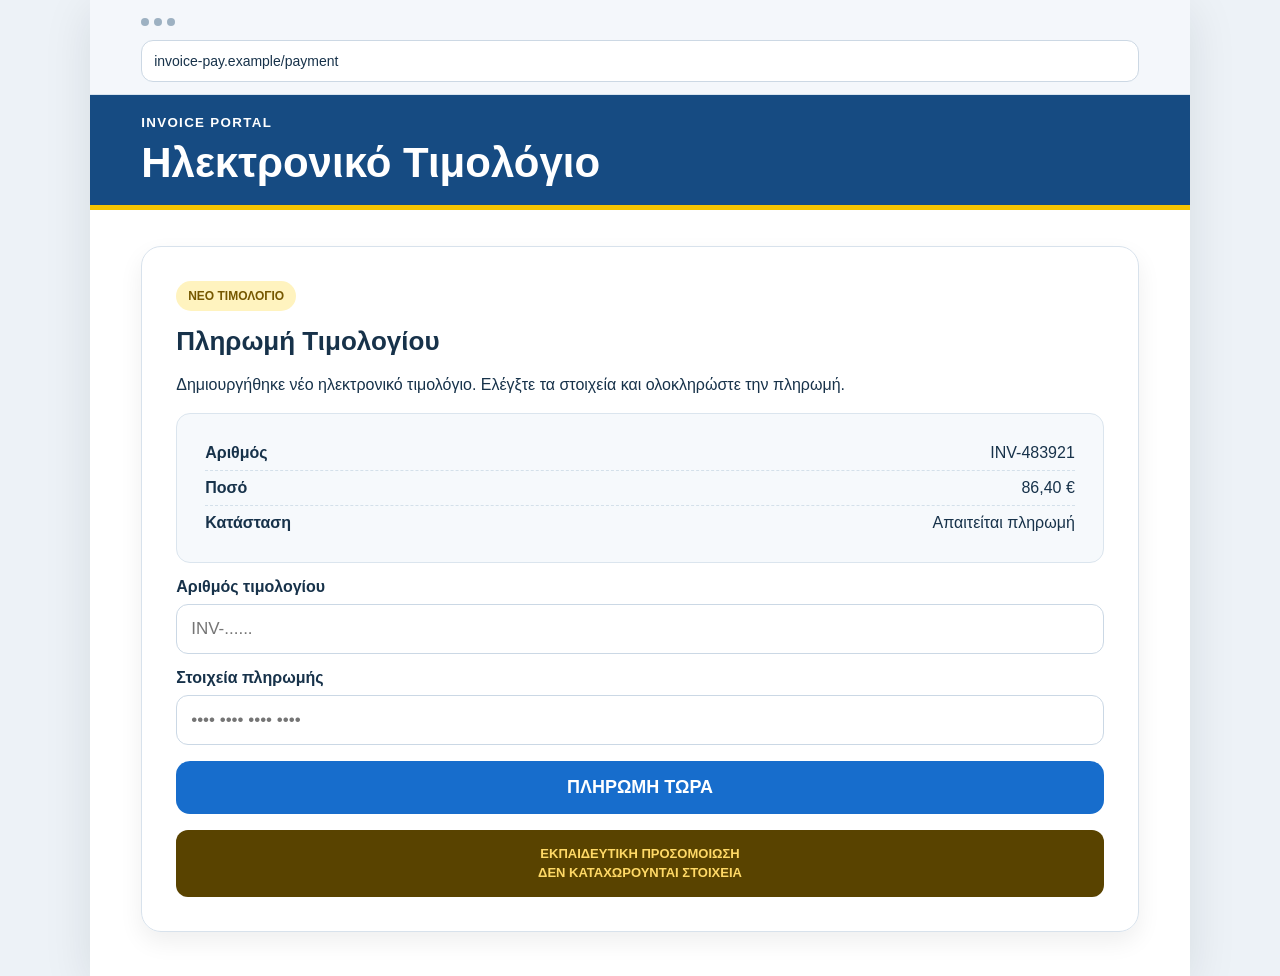
<file: static/qr_sites/invoice/index.html>
<!doctype html>
<html lang="el">
<head>
<meta charset="utf-8">
<meta name="viewport" content="width=device-width, initial-scale=1, viewport-fit=cover">
<title>Invoice Portal</title>
<style>
*{box-sizing:border-box}
body{
margin:0;
background:#edf2f7;
font-family:Arial,Helvetica,sans-serif;
color:#17324a;
}
.page{
max-width:390px;
margin:auto;
min-height:100vh;
background:#fff;
}
.browser{
background:#f4f7fb;
padding:12px;
border-bottom:1px solid #d9e4ee;
}
.dot{
display:inline-block;width:8px;height:8px;border-radius:50%;
background:#9db1c2;margin-right:5px;
}
.url{
margin-top:10px;
background:white;
border:1px solid #ccd8e4;
border-radius:12px;
padding:12px;
font-size:14px;
}
.header{
background:#164b82;
color:white;
padding:18px;
border-bottom:5px solid #f5c400;
}
.header small{
font-weight:800;
letter-spacing:.1em;
}
h1{margin:8px 0 0;font-size:28px}
.content{padding:14px}
.card{
border:1px solid #d8e2ec;
border-radius:18px;
padding:16px;
box-shadow:0 10px 25px #0001;
}
.tag{
display:inline-block;
background:#fff3bf;
color:#765800;
padding:8px 12px;
border-radius:20px;
font-weight:900;
font-size:12px;
}
.title{
font-size:26px;
font-weight:900;
margin:15px 0;
}
p{
font-size:16px;
line-height:1.5;
}
.invoice{
background:#f6f9fc;
border:1px solid #dbe5ee;
border-radius:14px;
padding:14px;
}
.row{
display:flex;
justify-content:space-between;
padding:8px 0;
border-bottom:1px dashed #d4e0ea;
font-size:14px;
}
.row:last-child{border:0}
label{
display:block;
margin:15px 0 8px;
font-weight:800;
}
input{
width:100%;
padding:14px;
border-radius:12px;
border:1px solid #cbd8e5;
font-size:17px;
}
.btn{
width:100%;
margin-top:16px;
padding:16px;
border:0;
border-radius:14px;
background:#176dcc;
color:white;
font-weight:900;
font-size:18px;
}
.edu{
margin-top:16px;
background:#594300;
color:#ffd966;
border-radius:12px;
padding:14px;
text-align:center;
font-weight:900;
line-height:1.5;
font-size:13px;
}
.final{
display:none;
margin-top:16px;
background:#fff5f5;
border:1px solid #efbcbc;
border-radius:18px;
padding:16px;
}
.final h2{
text-align:center;
color:#991b1b;
font-size:30px;
}
.box{
background:white;
border:1px solid #dbe5ee;
border-radius:14px;
padding:14px;
margin-top:14px;
}
li{
margin:8px 0;
line-height:1.4;
}
.footer{
text-align:center;
font-weight:900;
font-size:20px;
margin-top:15px;
}


/* === FRAUDLAB MOBILE PREMIUM REVEAL PATCH === */

.overlay{
    position:fixed;
    inset:0;
    display:none;
    align-items:center;
    justify-content:center;
    background:rgba(7,24,45,.78);
    padding:10px;
    z-index:9999;
}

.reveal{
    width:100%;
    max-width:430px;
    max-height:92dvh;
    display:flex;
    flex-direction:column;
    background:#fff;
    border-radius:24px;
    overflow:hidden;
    box-shadow:0 24px 60px rgba(0,0,0,.35);
}

.reveal-body{
    padding:18px;
    overflow-y:auto;
    -webkit-overflow-scrolling:touch;
}

.reveal-title{
    font-size:28px;
    line-height:1.12;
}

.info-box{
    padding:14px;
    margin:10px 0;
}

.info-box li{
    font-size:15px;
    line-height:1.4;
}

.rule{
    font-size:22px;
    margin:14px 0;
}

@media(max-width:380px){
    .reveal-title{
        font-size:24px;
    }

    .rule{
        font-size:20px;
    }
}


</style>
  <link rel="stylesheet" href="/static/qr_sites/common/desktop-v6.css?v=desktop-v6">
</head>
<body>
<div class="page">

<div class="browser">
<span class="dot"></span><span class="dot"></span><span class="dot"></span>
<div class="url">invoice-pay.example/payment</div>
</div>

<div class="header">
<small>INVOICE PORTAL</small>
<h1>Ηλεκτρονικό Τιμολόγιο</h1>
</div>

<div class="content">

<div id="main" class="card">

<div class="tag">ΝΕΟ ΤΙΜΟΛΟΓΙΟ</div>

<div class="title">Πληρωμή Τιμολογίου</div>

<p>
Δημιουργήθηκε νέο ηλεκτρονικό τιμολόγιο.
Ελέγξτε τα στοιχεία και ολοκληρώστε την πληρωμή.
</p>

<div class="invoice">
<div class="row"><b>Αριθμός</b><span>INV-483921</span></div>
<div class="row"><b>Ποσό</b><span>86,40 €</span></div>
<div class="row"><b>Κατάσταση</b><span>Απαιτείται πληρωμή</span></div>
</div>

<label>Αριθμός τιμολογίου</label>
<input placeholder="INV-......">

<label>Στοιχεία πληρωμής</label>
<input placeholder="•••• •••• •••• ••••">

<button class="btn" onclick="showFinal()">ΠΛΗΡΩΜΗ ΤΩΡΑ</button>

<div class="edu">
ΕΚΠΑΙΔΕΥΤΙΚΗ ΠΡΟΣΟΜΟΙΩΣΗ<br>
ΔΕΝ ΚΑΤΑΧΩΡΟΥΝΤΑΙ ΣΤΟΙΧΕΙΑ
</div>

</div>

<div id="final" class="final">

<h2>☹️<br>ΕΠΕΣΕΣ ΘΥΜΑ ΑΠΑΤΗΣ</h2>

<p>
Αυτή ήταν μια εκπαιδευτική προσομοίωση.
Οι απατεώνες χρησιμοποιούν ψεύτικες σελίδες πληρωμών
για να αποκτήσουν στοιχεία ή χρήματα.
</p>

<div class="box">
<b>Τι προσπάθησαν να εκμεταλλευτούν οι απατεώνες</b>
<ul>
<li>Την ανάγκη για γρήγορη εξόφληση.</li>
<li>Τον φόβο για εκκρεμή οφειλή.</li>
<li>Την εμφάνιση επίσημης σελίδας πληρωμής.</li>
<li>Την πίεση για άμεση ενέργεια.</li>
</ul>
</div>

<div class="box">
<b>Πώς προστατεύεσαι</b>
<ul>
<li>Έλεγξε την προέλευση του τιμολογίου.</li>
<li>Μην πληρώνεις από απρόσμενους QR συνδέσμους.</li>
<li>Επιβεβαίωσε την εταιρεία από επίσημο κανάλι.</li>
</ul>
</div>

<div class="edu">
ΕΚΠΑΙΔΕΥΤΙΚΗ ΠΡΟΣΟΜΟΙΩΣΗ<br>
ΔΕΝ ΚΑΤΑΧΩΡΟΥΝΤΑΙ ΣΤΟΙΧΕΙΑ
</div>

<div class="footer">
ΣΤΑΜΑΤΑ → ΕΛΕΓΞΕ → ΕΠΙΒΕΒΑΙΩΣΕ
</div>

</div>

</div>
</div>

<script src="/static/qr_sites/common/bridge.js"></script>

<script>
function showFinal(){
document.getElementById("main").style.display="none";
document.getElementById("final").style.display="block";
window.scrollTo({top:0,behavior:"smooth"});
window.FraudLabQRSim?.scrollTop();
}
</script>

</body>
</html>
</file>
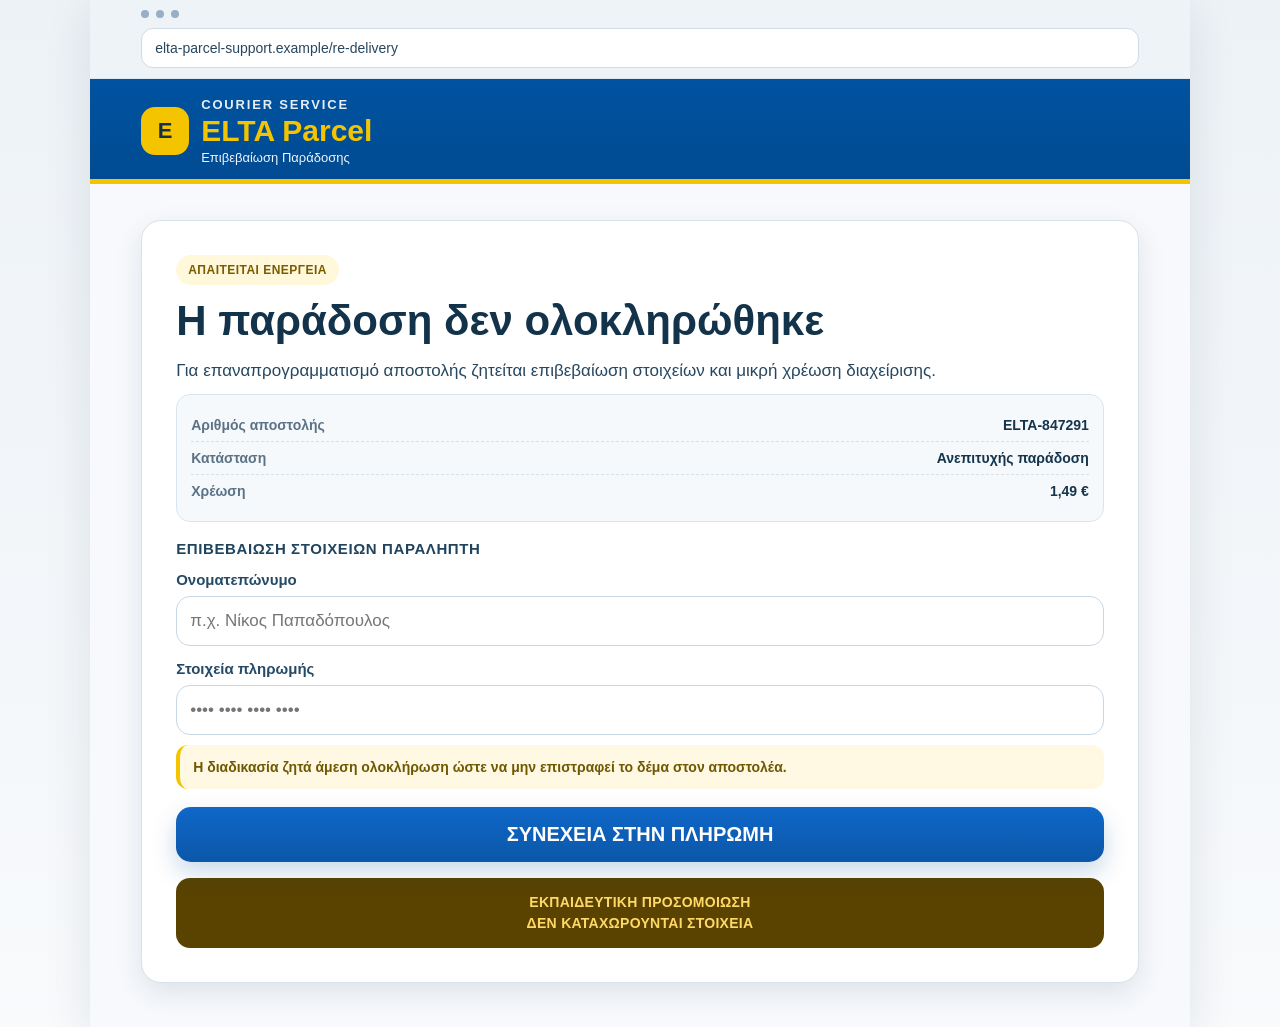
<file: static/qr_sites/parcel/index.html>
<!doctype html>
<html lang="el">
<head>
  <meta charset="utf-8">
  <meta name="viewport" content="width=device-width, initial-scale=1, maximum-scale=1, user-scalable=no">
  <title>ELTA Parcel - Επιβεβαίωση Παράδοσης</title>
  <style>
    :root {
      --bg: #eef3f8;
      --page: #f7f9fc;
      --card: #ffffff;
      --text: #12324a;
      --muted: #567087;
      --border: #d7e2ec;
      --blue: #0053a0;
      --blue-deep: #0e3f73;
      --yellow: #f5c400;
      --yellow-soft: #fff3bf;
      --danger: #d83b3b;
      --danger-soft: #fff0f0;
      --success: #0f67c8;
      --brown: #5a4300;
      --shadow: 0 10px 28px rgba(10, 35, 66, 0.10);
      --radius: 16px;
    }

    * { box-sizing: border-box; }

    body {
      margin: 0;
      background: linear-gradient(180deg, #edf2f7 0%, #f8fafc 100%);
      color: var(--text);
      font-family: Arial, Helvetica, sans-serif;
      min-height: 100vh;
    }

    .page {
      width: 100%;
      max-width: 390px;
      margin: 0 auto;
      min-height: 100vh;
      background: var(--page);
      box-shadow: 0 0 0 1px rgba(0,0,0,0.03);
    }

    .browser-bar {
      background: #eef3f8;
      padding: 10px 12px;
      border-bottom: 1px solid #dde7f0;
    }

    .browser-dots {
      display: flex;
      gap: 7px;
      margin-bottom: 10px;
    }

    .browser-dots span {
      width: 8px;
      height: 8px;
      border-radius: 50%;
      background: #96afc4;
      display: inline-block;
    }

    .url-bar {
      width: 100%;
      border: 1px solid #cfdbe6;
      background: #fff;
      color: #29465f;
      border-radius: 12px;
      padding: 11px 13px;
      font-size: 14px;
      overflow: hidden;
      text-overflow: ellipsis;
      white-space: nowrap;
    }

    .hero {
      background: linear-gradient(180deg, #0053a0 0%, #004b93 100%);
      color: #fff;
      padding: 18px 16px 14px;
      border-bottom: 5px solid var(--yellow);
    }

    .brand-row {
      display: flex;
      align-items: center;
      gap: 12px;
    }

    .brand-badge {
      flex: 0 0 48px;
      width: 48px;
      height: 48px;
      border-radius: 14px;
      background: var(--yellow);
      color: #16314a;
      display: grid;
      place-items: center;
      font-weight: 900;
      font-size: 22px;
    }

    .brand-title {
      font-size: 13px;
      letter-spacing: 0.14em;
      font-weight: 800;
      opacity: 0.9;
    }

    .brand-name {
      font-size: 24px;
      font-weight: 900;
      line-height: 1.05;
      margin-top: 3px;
      color: var(--yellow);
    }

    .brand-sub {
      font-size: 13px;
      margin-top: 3px;
      opacity: 0.95;
    }

    .content {
      padding: 14px 12px 22px;
    }

    .panel, .final-card {
      background: var(--card);
      border: 1px solid var(--border);
      border-radius: var(--radius);
      box-shadow: var(--shadow);
      padding: 16px 14px;
    }

    .chip {
      display: inline-block;
      padding: 8px 12px;
      border-radius: 999px;
      background: #fff8da;
      color: #7a5c00;
      font-size: 12px;
      font-weight: 800;
      letter-spacing: 0.04em;
      margin-bottom: 12px;
    }

    h1 {
      margin: 0;
      font-size: 28px;
      line-height: 1.08;
      color: #13334a;
    }

    .lead {
      margin: 14px 0 0;
      font-size: 17px;
      line-height: 1.45;
      color: #26475f;
    }

    .info-box {
      margin-top: 16px;
      background: #f6f9fc;
      border: 1px solid #d9e5ee;
      border-radius: 14px;
      padding: 12px;
    }

    .info-row {
      display: flex;
      justify-content: space-between;
      gap: 10px;
      font-size: 14px;
      padding: 8px 0;
      border-bottom: 1px dashed #d8e1ea;
    }

    .info-row:last-child { border-bottom: 0; }

    .info-label { color: #5a7286; font-weight: 700; }
    .info-value { color: #14354c; font-weight: 800; text-align: right; }

    .section-title {
      margin: 18px 0 10px;
      font-size: 15px;
      font-weight: 900;
      color: #20445e;
      text-transform: uppercase;
      letter-spacing: 0.04em;
    }

    label {
      display: block;
      margin: 14px 0 8px;
      font-size: 15px;
      font-weight: 800;
      color: #244a66;
    }

    input {
      width: 100%;
      border: 1px solid #c8d7e4;
      background: #fff;
      border-radius: 14px;
      padding: 14px 13px;
      font-size: 17px;
      color: #183951;
      outline: none;
    }

    .small-note {
      margin-top: 10px;
      background: #fff8e3;
      border-left: 4px solid var(--yellow);
      color: #6f5800;
      border-radius: 12px;
      padding: 12px 13px;
      font-size: 14px;
      line-height: 1.45;
      font-weight: 700;
    }

    .cta {
      margin-top: 18px;
      width: 100%;
      border: none;
      border-radius: 15px;
      background: linear-gradient(180deg, #0f67c8 0%, #0b57a8 100%);
      color: #fff;
      font-size: 20px;
      font-weight: 900;
      padding: 16px 14px;
      cursor: pointer;
      box-shadow: 0 10px 24px rgba(9, 78, 150, 0.22);
    }

    .edu-note {
      margin-top: 16px;
      background: #5a4300;
      color: #ffd965;
      border-radius: 14px;
      padding: 14px 12px;
      text-align: center;
      line-height: 1.5;
      font-size: 14px;
      font-weight: 900;
      letter-spacing: 0.02em;
    }

    .final-card {
      display: none;
      border-top: 6px solid var(--danger);
      background: linear-gradient(180deg, #fff 0%, #fffaf6 100%);
    }

    .final-card.show { display: block; }
    .hidden { display: none !important; }

    .final-header {
      text-align: center;
      margin-bottom: 16px;
    }

    .emoji {
      font-size: 36px;
      line-height: 1;
      margin-bottom: 8px;
    }

    .status-title {
      color: #a62828;
      font-size: 15px;
      font-weight: 900;
      letter-spacing: 0.04em;
      text-transform: uppercase;
      margin-bottom: 6px;
    }

    .final-title {
      font-size: 30px;
      line-height: 1.08;
      font-weight: 900;
      color: #8f1818;
      margin: 0;
    }

    .final-text {
      margin: 12px 0 0;
      font-size: 17px;
      line-height: 1.55;
      color: #2f4358;
      text-align: center;
    }

    .box {
      margin-top: 16px;
      border-radius: 15px;
      padding: 14px;
      border: 1px solid;
    }

    .box-danger {
      background: var(--danger-soft);
      border-color: #efc1c1;
    }

    .box-safe {
      background: #f5f9ff;
      border-color: #cedef1;
    }

    .box h3 {
      margin: 0 0 10px;
      font-size: 17px;
      color: #173955;
    }

    ul {
      margin: 0;
      padding-left: 20px;
    }

    li {
      margin: 8px 0;
      color: #294359;
      line-height: 1.4;
      font-size: 15px;
    }

    .final-footer {
      margin-top: 16px;
      text-align: center;
      font-size: 21px;
      font-weight: 900;
      color: #2a3d4d;
    }

    .final-footer span {
      color: #0b5cab;
    }

    @media (max-width: 360px) {
      .page { max-width: 100%; }
      h1 { font-size: 25px; }
      .final-title { font-size: 26px; }
      .brand-name { font-size: 22px; }
      .cta { font-size: 18px; }
    }
  

/* === FRAUDLAB MOBILE PREMIUM REVEAL PATCH === */

.overlay{
    position:fixed;
    inset:0;
    display:none;
    align-items:center;
    justify-content:center;
    background:rgba(7,24,45,.78);
    padding:10px;
    z-index:9999;
}

.reveal{
    width:100%;
    max-width:430px;
    max-height:92dvh;
    display:flex;
    flex-direction:column;
    background:#fff;
    border-radius:24px;
    overflow:hidden;
    box-shadow:0 24px 60px rgba(0,0,0,.35);
}

.reveal-body{
    padding:18px;
    overflow-y:auto;
    -webkit-overflow-scrolling:touch;
}

.reveal-title{
    font-size:28px;
    line-height:1.12;
}

.info-box{
    padding:14px;
    margin:10px 0;
}

.info-box li{
    font-size:15px;
    line-height:1.4;
}

.rule{
    font-size:22px;
    margin:14px 0;
}

@media(max-width:380px){
    .reveal-title{
        font-size:24px;
    }

    .rule{
        font-size:20px;
    }
}


</style>
  <link rel="stylesheet" href="/static/qr_sites/common/desktop-v6.css?v=desktop-v6">
</head>
<body>
  <main class="page">
    <section class="browser-bar">
      <div class="browser-dots"><span></span><span></span><span></span></div>
      <div class="url-bar">elta-parcel-support.example/re-delivery</div>
    </section>

    <section class="hero">
      <div class="brand-row">
        <div class="brand-badge">E</div>
        <div>
          <div class="brand-title">COURIER SERVICE</div>
          <div class="brand-name">ELTA Parcel</div>
          <div class="brand-sub">Επιβεβαίωση Παράδοσης</div>
        </div>
      </div>
    </section>

    <section class="content">
      <div id="formCard" class="panel">
        <div class="chip">ΑΠΑΙΤΕΙΤΑΙ ΕΝΕΡΓΕΙΑ</div>
        <h1>Η παράδοση δεν ολοκληρώθηκε</h1>
        <p class="lead">Για επαναπρογραμματισμό αποστολής ζητείται επιβεβαίωση στοιχείων και μικρή χρέωση διαχείρισης.</p>

        <div class="info-box">
          <div class="info-row">
            <span class="info-label">Αριθμός αποστολής</span>
            <span class="info-value">ELTA-847291</span>
          </div>
          <div class="info-row">
            <span class="info-label">Κατάσταση</span>
            <span class="info-value">Ανεπιτυχής παράδοση</span>
          </div>
          <div class="info-row">
            <span class="info-label">Χρέωση</span>
            <span class="info-value">1,49 €</span>
          </div>
        </div>

        <div class="section-title">Επιβεβαίωση στοιχείων παραλήπτη</div>

        <label for="fullname">Ονοματεπώνυμο</label>
        <input id="fullname" type="text" placeholder="π.χ. Νίκος Παπαδόπουλος">

        <label for="card">Στοιχεία πληρωμής</label>
        <input id="card" type="text" placeholder="•••• •••• •••• ••••">

        <div class="small-note">Η διαδικασία ζητά άμεση ολοκλήρωση ώστε να μην επιστραφεί το δέμα στον αποστολέα.</div>

        <button id="payBtn" class="cta" type="button">ΣΥΝΕΧΕΙΑ ΣΤΗΝ ΠΛΗΡΩΜΗ</button>

        <div class="edu-note">ΕΚΠΑΙΔΕΥΤΙΚΗ ΠΡΟΣΟΜΟΙΩΣΗ<br>ΔΕΝ ΚΑΤΑΧΩΡΟΥΝΤΑΙ ΣΤΟΙΧΕΙΑ</div>
      </div>

      <div id="finalCard" class="final-card" aria-live="polite">
        <div class="final-header">
          <div class="emoji">☹️</div>
          <div class="status-title">ΜΗ ΑΣΦΑΛΗΣ ΑΝΤΙΔΡΑΣΗ</div>
          <h2 class="final-title">ΕΠΕΣΕΣ ΘΥΜΑ ΑΠΑΤΗΣ</h2>
          <p class="final-text">Αυτή ήταν μια εκπαιδευτική προσομοίωση. Η σελίδα σχεδιάστηκε ώστε να δείξει πώς μια ψεύτικη ιστοσελίδα παράδοσης μπορεί να πιέσει τον χρήστη να δώσει στοιχεία και να προχωρήσει σε πληρωμή.</p>
        </div>

        <div class="box box-danger">
          <h3>Τι προσπάθησαν να εκμεταλλευτούν οι απατεώνες</h3>
          <ul>
            <li>Το άγχος ότι θα χαθεί ή θα επιστραφεί το δέμα.</li>
            <li>Την πίεση για άμεση πληρωμή μικρού ποσού.</li>
            <li>Μια οικεία εμφάνιση τύπου courier / επίσημης υπηρεσίας.</li>
            <li>Τη βιασύνη του χρήστη να λύσει γρήγορα το πρόβλημα.</li>
          </ul>
        </div>

        <div class="box box-safe">
          <h3>Πώς να προστατευτείς</h3>
          <ul>
            <li>Έλεγχε πάντα τη διεύθυνση της ιστοσελίδας πριν πατήσεις οτιδήποτε.</li>
            <li>Μην πληρώνεις ή δίνεις στοιχεία από σύνδεσμο / QR που έρχεται απρόσμενα.</li>
            <li>Άνοιγε μόνος/η σου την επίσημη εφαρμογή ή ιστοσελίδα της courier.</li>
            <li>Επιβεβαίωσε την αποστολή από επίσημο κανάλι πριν ενεργήσεις.</li>
          </ul>
        </div>

        <div class="edu-note">ΕΚΠΑΙΔΕΥΤΙΚΗ ΠΡΟΣΟΜΟΙΩΣΗ<br>ΔΕΝ ΚΑΤΑΧΩΡΟΥΝΤΑΙ ΣΤΟΙΧΕΙΑ</div>

        <div class="final-footer">ΣΤΑΜΑΤΑ <span>→</span> ΕΛΕΓΞΕ <span>→</span> ΕΠΙΒΕΒΑΙΩΣΕ</div>
      </div>
    </section>
  </main>

  <script src="/static/qr_sites/common/bridge.js"></script>

<script>
    document.getElementById('payBtn').addEventListener('click', function () {
      document.getElementById('formCard').classList.add('hidden');
      var finalCard = document.getElementById('finalCard');
      finalCard.classList.add('show');
      window.scrollTo({ top: 0, behavior: 'smooth' });
      window.FraudLabQRSim?.scrollTop();
    });
  </script>
</body>
</html>
</file>
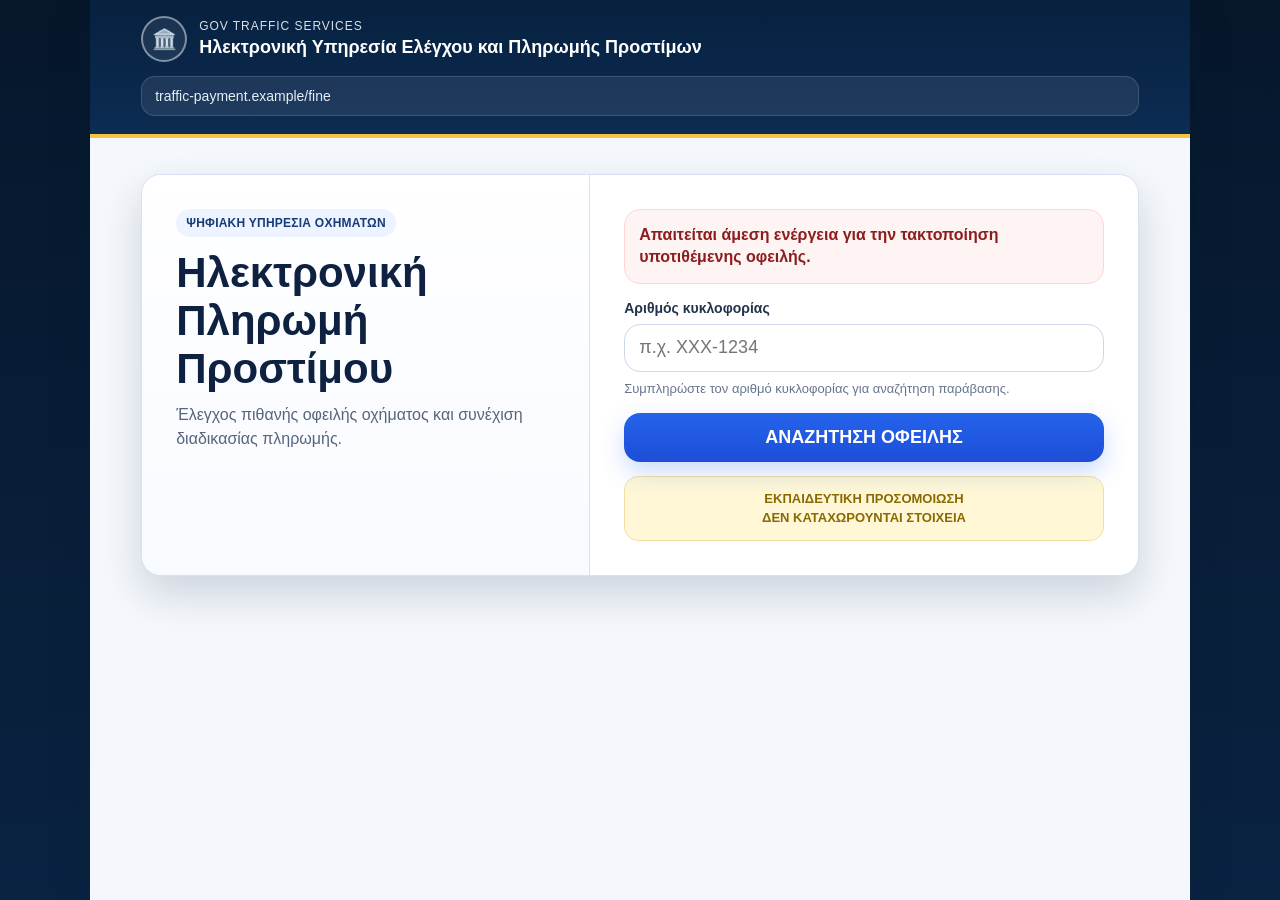
<file: static/qr_sites/traffic/index.html>
<!doctype html>
<html lang="el">
<head>
  <meta charset="utf-8">
  <meta name="viewport" content="width=device-width, initial-scale=1, viewport-fit=cover">
  <title>gov Traffic Services | Ηλεκτρονική Πληρωμή Προστίμου</title>
  <style>
    :root{
      --navy:#07213f;
      --navy-2:#0c2c53;
      --blue:#1d4ed8;
      --blue-2:#2563eb;
      --light:#f4f7fb;
      --white:#ffffff;
      --text:#142133;
      --muted:#566579;
      --line:#d7e1ef;
      --danger:#b91c1c;
      --danger-2:#ef4444;
      --warning:#8a6a00;
      --warning-bg:#fff7d6;
      --success:#15803d;
      --overlay:rgba(7, 24, 45, .72);
      --shadow:0 18px 42px rgba(9,30,66,.16);
      --radius:22px;
    }

    *{box-sizing:border-box}

    html,body{
      margin:0;
      padding:0;
      background:linear-gradient(180deg,#06172c 0%, #0a2342 100%);
      color:var(--text);
      font-family: Inter, Arial, Helvetica, sans-serif;
    }

    body{
      min-height:100dvh;
    }

    .phone{
      width:100%;
      max-width:430px;
      min-height:100dvh;
      margin:0 auto;
      background:var(--light);
      position:relative;
      box-shadow:0 0 0 1px rgba(255,255,255,.04);
    }

    .gov-topbar{
      background:linear-gradient(180deg, var(--navy) 0%, var(--navy-2) 100%);
      color:#fff;
      padding:16px 18px 18px;
      border-bottom:4px solid #f4c542;
    }

    .gov-strip{
      display:flex;
      align-items:center;
      gap:12px;
      margin-bottom:14px;
    }

    .gov-badge{
      width:46px;
      height:46px;
      border-radius:50%;
      border:2px solid rgba(255,255,255,.45);
      display:flex;
      align-items:center;
      justify-content:center;
      font-size:20px;
      background:rgba(255,255,255,.08);
      flex:0 0 auto;
    }

    .gov-kicker{
      font-size:12px;
      opacity:.86;
      text-transform:uppercase;
      letter-spacing:.08em;
      margin-bottom:4px;
    }

    .gov-title{
      font-size:18px;
      line-height:1.2;
      font-weight:800;
      margin:0;
    }

    .gov-url{
      margin-top:12px;
      background:rgba(255,255,255,.08);
      border:1px solid rgba(255,255,255,.15);
      border-radius:14px;
      padding:11px 13px;
      font-size:14px;
      word-break:break-all;
      color:#e8eef8;
    }

    .content{
      padding:16px;
    }

    .card{
      background:var(--white);
      border:1px solid var(--line);
      border-radius:var(--radius);
      box-shadow:var(--shadow);
      overflow:hidden;
    }

    .hero{
      padding:18px 16px 14px;
      border-bottom:1px solid var(--line);
      background:linear-gradient(180deg,#ffffff 0%, #f7faff 100%);
    }

    .hero-label{
      display:inline-flex;
      align-items:center;
      gap:8px;
      background:#eef4ff;
      color:#163b76;
      font-size:12px;
      font-weight:800;
      padding:7px 10px;
      border-radius:999px;
      margin-bottom:12px;
      letter-spacing:.02em;
    }

    .hero h1{
      margin:0 0 10px;
      font-size:26px;
      line-height:1.15;
      color:#0f2140;
    }

    .hero p{
      margin:0;
      color:var(--muted);
      font-size:16px;
      line-height:1.45;
    }

    .section{
      padding:16px;
    }

    .alert{
      background:#fff4f4;
      border:1px solid #ffd5d5;
      color:#8d1d1d;
      border-radius:16px;
      padding:14px;
      font-weight:700;
      line-height:1.4;
      margin-bottom:16px;
    }

    .label{
      display:block;
      font-size:14px;
      font-weight:800;
      color:#21344d;
      margin:0 0 8px;
    }

    .input-wrap{ position:relative; }

    input{
      width:100%;
      min-height:54px;
      border-radius:16px;
      border:1px solid #cdd9ea;
      background:#fff;
      padding:0 14px;
      font-size:18px;
      color:var(--text);
      outline:none;
    }

    input:focus{
      border-color:#7fb1ff;
      box-shadow:0 0 0 4px rgba(37,99,235,.14);
    }

    .hint{
      font-size:13px;
      color:#66758c;
      margin-top:8px;
      line-height:1.45;
    }

    .button{
      width:100%;
      min-height:56px;
      border:0;
      border-radius:16px;
      font-size:18px;
      font-weight:900;
      cursor:pointer;
      padding:14px 16px;
      transition:transform .05s ease, opacity .2s ease;
    }

    .button:active{ transform:scale(.99); }

    .button.primary{
      background:linear-gradient(180deg,var(--blue-2),var(--blue));
      color:#fff;
      box-shadow:0 10px 24px rgba(37,99,235,.24);
      margin-top:14px;
    }

    .button.danger{
      background:linear-gradient(180deg,#ef4444,#d61f1f);
      color:#fff;
      box-shadow:0 10px 24px rgba(214,31,31,.2);
      margin-top:14px;
    }

    .button.secondary{
      background:#e8eef7;
      color:#10233f;
    }

    .result-card{
      display:none;
      margin-top:16px;
      padding:16px;
      border-radius:18px;
      border:1px solid #f8c9c9;
      background:linear-gradient(180deg,#fff8f8 0%, #ffffff 100%);
    }

    .result-head{
      display:flex;
      align-items:flex-start;
      gap:10px;
      margin-bottom:12px;
    }

    .result-icon{
      width:42px;
      height:42px;
      border-radius:12px;
      background:#fee2e2;
      color:#991b1b;
      display:flex;
      align-items:center;
      justify-content:center;
      font-size:22px;
      flex:0 0 auto;
    }

    .result-headline{
      font-size:20px;
      font-weight:900;
      color:#8f1d1d;
      line-height:1.15;
      margin:0 0 4px;
    }

    .amount{
      font-size:34px;
      font-weight:900;
      color:#b91c1c;
      margin:8px 0;
    }

    .mini{ font-size:14px; color:var(--muted); line-height:1.45; }

    .note{
      background:var(--warning-bg);
      color:var(--warning);
      border:1px solid #f1e0a3;
      border-radius:14px;
      padding:12px 13px;
      font-size:13px;
      line-height:1.45;
      font-weight:800;
      margin-top:14px;
    
text-align:center;
line-height:1.5;
}

    .overlay{
      position:fixed;
      inset:0;
      display:none;
      align-items:flex-end;
      justify-content:center;
      background:var(--overlay);
      padding:14px;
      z-index:9999;
    }

    .overlay.show{ display:flex; }

    .reveal{
      width:100%;
      max-width:430px;
      background:#fff;
      border-radius:28px 28px 18px 18px;
      overflow:hidden;
      box-shadow:0 24px 60px rgba(0,0,0,.35);
      animation:slideUp .2s ease-out;
    }

    @keyframes slideUp{
      from{ transform:translateY(12px); opacity:.0; }
      to{ transform:translateY(0); opacity:1; }
    }

    .reveal-top{
      background:linear-gradient(180deg,#7f1d1d 0%, #991b1b 100%);
      color:#fff;
      padding:22px 18px 20px;
      text-align:center;
    }

    .reveal-top .emoji{
      font-size:34px;
      display:block;
      margin-bottom:6px;
    }

    .reveal-kicker{
      font-size:14px;
      font-weight:800;
      letter-spacing:.04em;
      opacity:.95;
    }

    .reveal-title{
      margin:8px 0 0;
      font-size:32px;
      line-height:1.06;
      font-weight:900;
    }

    .reveal-body{
      padding:18px;
      background:#f8fafc;
    }

    .reveal-body p{
      margin:0 0 14px;
      font-size:16px;
      line-height:1.55;
      color:#1b2a41;
    }

    .info-box{
      background:#fff;
      border:1px solid #e1e8f2;
      border-radius:18px;
      padding:15px;
      margin:12px 0;
    }

    .info-box h3{
      margin:0 0 10px;
      font-size:18px;
      line-height:1.25;
      color:#0f2140;
    }

    .info-box ul{
      margin:0;
      padding-left:20px;
    }

    .info-box li{
      margin:8px 0;
      font-size:15px;
      line-height:1.45;
      color:#22324b;
    }

    .rule{
      text-align:center;
      font-size:24px;
      font-weight:900;
      color:#8a3b00;
      line-height:1.2;
      margin:16px 0 8px;
    }

    .actions{
      display:grid;
      gap:10px;
      margin-top:18px;
    }

    @media (max-width:380px){
      .gov-title{font-size:17px}
      .hero h1{font-size:24px}
      .amount{font-size:31px}
      .reveal-title{font-size:28px}
      .rule{font-size:21px}
      .button{font-size:17px}
    }
  

/* === FRAUDLAB MOBILE PREMIUM REVEAL PATCH === */

.overlay{
    position:fixed;
    inset:0;
    display:none;
    align-items:center;
    justify-content:center;
    background:rgba(7,24,45,.78);
    padding:10px;
    z-index:9999;
}

.reveal{
    width:100%;
    max-width:430px;
    max-height:92dvh;
    display:flex;
    flex-direction:column;
    background:#fff;
    border-radius:24px;
    overflow:hidden;
    box-shadow:0 24px 60px rgba(0,0,0,.35);
}

.reveal-body{
    padding:18px;
    overflow-y:auto;
    -webkit-overflow-scrolling:touch;
}

.reveal-title{
    font-size:28px;
    line-height:1.12;
}

.info-box{
    padding:14px;
    margin:10px 0;
}

.info-box li{
    font-size:15px;
    line-height:1.4;
}

.rule{
    font-size:22px;
    margin:14px 0;
}

@media(max-width:380px){
    .reveal-title{
        font-size:24px;
    }

    .rule{
        font-size:20px;
    }
}


</style>
  <link rel="stylesheet" href="/static/qr_sites/common/desktop-v6.css?v=desktop-v6">
</head>
<body>
  <main class="phone">
    <header class="gov-topbar">
      <div class="gov-strip">
        <div class="gov-badge">🏛️</div>
        <div>
          <div class="gov-kicker">gov traffic services</div>
          <h2 class="gov-title">Ηλεκτρονική Υπηρεσία Ελέγχου και Πληρωμής Προστίμων</h2>
        </div>
      </div>
      <div class="gov-url">traffic-payment.example/fine</div>
    </header>

    <section class="content">
      <article class="card">
        <div class="hero">
          <div class="hero-label">ΨΗΦΙΑΚΗ ΥΠΗΡΕΣΙΑ ΟΧΗΜΑΤΩΝ</div>
          <h1>Ηλεκτρονική Πληρωμή Προστίμου</h1>
          <p>Έλεγχος πιθανής οφειλής οχήματος και συνέχιση διαδικασίας πληρωμής.</p>
        </div>

        <div class="section">
          <div class="alert">Απαιτείται άμεση ενέργεια για την τακτοποίηση υποτιθέμενης οφειλής.</div>

          <label class="label" for="plate">Αριθμός κυκλοφορίας</label>
          <div class="input-wrap">
            <input id="plate" type="text" placeholder="π.χ. ΧΧΧ-1234" maxlength="12" autocomplete="off">
          </div>
          <div class="hint">Συμπληρώστε τον αριθμό κυκλοφορίας για αναζήτηση παράβασης.</div>

          <button id="searchBtn" class="button primary" type="button">ΑΝΑΖΗΤΗΣΗ ΟΦΕΙΛΗΣ</button>

          <div id="resultCard" class="result-card">
            <div class="result-head">
              <div class="result-icon">!</div>
              <div>
                <div class="result-headline">Βρέθηκε οφειλή οχήματος</div>
                <div class="mini">Εμφανίστηκε υποτιθέμενη παράβαση προς άμεση εξόφληση.</div>
              </div>
            </div>

            <div class="amount">30,00 €</div>
            <div class="mini"><b>Παράβαση:</b> Παράνομη στάθμευση</div>
            <div class="mini"><b>Όχημα:</b> <span id="platePreview">---</span></div>
            <div class="mini"><b>Κατάσταση:</b> Απαιτείται άμεση πληρωμή</div>

            <button id="payBtn" class="button danger" type="button">ΠΛΗΡΩΜΗ ΤΩΡΑ</button>
          </div>

          <div class="note">ΕΚΠΑΙΔΕΥΤΙΚΗ ΠΡΟΣΟΜΟΙΩΣΗ<br>ΔΕΝ ΚΑΤΑΧΩΡΟΥΝΤΑΙ ΣΤΟΙΧΕΙΑ</div>
        </div>
      </article>
    </section>
  </main>

  <div id="fraudOverlay" class="overlay" aria-hidden="true">
    <div class="reveal">
      <div class="reveal-top">
        <span class="emoji">☹️</span>
        <div class="reveal-kicker">ΜΗ ΑΣΦΑΛΗΣ ΑΝΤΙΔΡΑΣΗ</div>
        <h2 class="reveal-title">ΕΠΕΣΕΣ ΘΥΜΑ ΑΠΑΤΗΣ</h2>
      </div>

      <div class="reveal-body">
        <p>Αυτή ήταν μια εκπαιδευτική προσομοίωση. Η σελίδα σχεδιάστηκε ώστε να μοιάζει πιο έγκυρη και «επίσημη», για να δείξει πόσο εύκολα ένας απατηλός σύνδεσμος μπορεί να παραπλανήσει τον επισκέπτη.</p>

        <div class="info-box">
          <h3>Τι προσπαθούν να εκμεταλλευτούν οι απατεώνες</h3>
          <ul>
            <li>Τον φόβο για πρόστιμο, ποινή ή επιβάρυνση</li>
            <li>Την πίεση για άμεση πληρωμή χωρίς έλεγχο</li>
            <li>Μια ψεύτικη εικόνα επίσημης κρατικής υπηρεσίας</li>
            <li>Την ανάγκη για γρήγορη λύση από το κινητό</li>
          </ul>
        </div>

        <div class="info-box">
          <h3>Πώς προστατεύεσαι</h3>
          <ul>
            <li>Έλεγξε προσεκτικά τη διεύθυνση της σελίδας</li>
            <li>Μην πληρώνεις από QR που ήρθε απρόσμενα</li>
            <li>Επιβεβαίωσε κάθε οφειλή από επίσημο κανάλι που ανοίγεις εσύ</li>
          </ul>
        </div>

        <div class="rule">ΣΤΑΜΑΤΑ → ΕΛΕΓΞΕ → ΕΠΙΒΕΒΑΙΩΣΕ</div>

        <div class="actions">
          <button id="retryBtn" class="button primary" type="button">ΔΟΚΙΜΑΣΕ ΞΑΝΑ</button>
          <button id="closeBtn" class="button secondary" type="button">ΚΛΕΙΣΙΜΟ</button>
        </div>
      </div>
    </div>
  </div>

  <script src="/static/qr_sites/common/bridge.js"></script>

<script>
    const plateInput = document.getElementById('plate');
    const searchBtn = document.getElementById('searchBtn');
    const resultCard = document.getElementById('resultCard');
    const platePreview = document.getElementById('platePreview');
    const payBtn = document.getElementById('payBtn');
    const fraudOverlay = document.getElementById('fraudOverlay');
    const retryBtn = document.getElementById('retryBtn');
    const closeBtn = document.getElementById('closeBtn');

    searchBtn.addEventListener('click', () => {
      const plate = (plateInput.value || '').trim() || 'ΧΧΧ-1234';
      platePreview.textContent = plate.toUpperCase();
      resultCard.style.display = 'block';
      resultCard.scrollIntoView({ behavior: 'smooth', block: 'nearest' });
    });

    payBtn.addEventListener('click', () => {
      fraudOverlay.classList.add('show');
      fraudOverlay.setAttribute('aria-hidden', 'false');
      window.scrollTo({ top: 0, behavior: 'smooth' });
      window.FraudLabQRSim?.scrollTop();
    });

    retryBtn.addEventListener('click', () => window.location.reload());

    closeBtn.addEventListener('click', () => {
      fraudOverlay.classList.remove('show');
      fraudOverlay.setAttribute('aria-hidden', 'true');
    });
  </script>
</body>
</html>
</file>
<file: static/css/base.css>
:root {
  --navy-950: #081726;
  --navy-900: #0f2742;
  --navy-800: #173b61;
  --paper: #ffffff;
  --mist: #eef3f7;
  --ink: #102235;
  --muted: #5c6b79;
  --amber: #f1b84b;
  --danger: #b42318;
  --success: #1f6f4a;
  --focus: #ffd166;
  --radius: 24px;
  --shadow: 0 18px 45px rgba(5, 24, 41, .16);
}

* { box-sizing: border-box; }
html, body { margin: 0; min-height: 100%; background: var(--mist); color: var(--ink); font-family: Inter, ui-sans-serif, system-ui, -apple-system, BlinkMacSystemFont, "Segoe UI", sans-serif; }
body { min-height: 100vh; }
button, input { font: inherit; }
button { cursor: pointer; }
button:focus-visible { outline: 4px solid var(--focus); outline-offset: 4px; }

.app-shell { min-height: 100vh; display: grid; grid-template-rows: auto 1fr auto; }
.topbar { display: flex; align-items: center; justify-content: space-between; gap: 24px; padding: 20px 28px; background: var(--navy-950); color: white; }
.brand-kicker { font-size: 1rem; font-weight: 800; letter-spacing: .18em; opacity: .78; }
.brand-title { margin-top: 4px; font-size: clamp(1.15rem, 2vw, 1.6rem); font-weight: 760; }
.top-actions { display: flex; gap: 12px; flex-wrap: wrap; justify-content: flex-end; }
.ghost-button { min-height: 50px; padding: 0 18px; border: 2px solid rgba(255,255,255,.48); border-radius: 14px; background: transparent; color: white; font-weight: 760; }
.ghost-button[aria-pressed="true"] { background: white; color: var(--navy-950); }
.screen { width: min(1200px, calc(100% - 36px)); margin: 0 auto; padding: 34px 0 40px; display: flex; align-items: center; justify-content: center; }
.footer-strip { display: flex; justify-content: center; align-items: center; flex-wrap: wrap; gap: 14px; padding: 18px 24px; background: white; border-top: 1px solid #d9e2ea; font-size: clamp(1rem, 2.3vw, 1.4rem); font-weight: 850; letter-spacing: .05em; }
.footer-strip .arrow { color: var(--amber); font-size: 1.25em; }
.primary-button, .choice-button { border: 0; border-radius: 18px; background: var(--navy-900); color: white; font-weight: 820; min-height: 68px; padding: 16px 24px; box-shadow: 0 8px 20px rgba(15,39,66,.18); }
.primary-button:hover, .choice-button:hover { background: var(--navy-800); }
.timeout-modal { position: fixed; inset: 0; display: grid; place-items: center; background: rgba(8, 23, 38, .78); z-index: 50; padding: 24px; }
.timeout-modal[hidden] { display: none; }
.timeout-card { width: min(560px, 100%); background: white; border-radius: var(--radius); padding: 30px; box-shadow: var(--shadow); }
.timeout-card h2 { margin-top: 0; font-size: 2rem; }
.timeout-card p { font-size: 1.25rem; line-height: 1.5; }
.assisted .helper-text, .assisted .transcript { display: block; }

@media (max-width: 760px) {
  .topbar { align-items: flex-start; padding: 16px; }
  .top-actions { flex-direction: column; align-items: stretch; }
  .ghost-button { min-height: 46px; font-size: .84rem; }
  .screen { width: min(100% - 22px, 1200px); padding-top: 20px; }
}

@media (prefers-reduced-motion: reduce) {
  *, *::before, *::after { scroll-behavior: auto !important; animation-duration: 0.001ms !important; animation-iteration-count: 1 !important; transition-duration: 0.001ms !important; }
}

.assisted .dialogue-text { font-size: clamp(1.85rem, 3.7vw, 2.75rem); }
.assisted .choice-button { min-height: 84px; font-size: clamp(1.2rem, 2.4vw, 1.45rem); }
.assisted .transcript { font-size: 1.2rem; }


/* FraudLab victim failure banner */
.victim-alert {
  margin: 12px auto;
  padding: 14px 22px;
  border-left: 6px solid #ff7b7b;
  border-radius: 14px;
  background: rgba(140,32,32,.25);
  color: white;
  font-weight: 900;
  font-size: 1.6rem;
  text-align: center;
  line-height: 1.2;
}
</file>
<file: static/css/home.css>
:root {
  --bg: #071624;
  --panel: #0d2237;
  --panel-light: #122c46;
  --text: #f4f7fb;
  --muted: #a9b8c6;
  --line: rgba(255,255,255,.10);
  --accent: #f4b942;
  --danger: #e45b5b;
  --radius: 22px;
}

* {
  box-sizing: border-box;
}

html,
body {
  margin: 0;
  min-height: 100%;
  background:
    radial-gradient(circle at top left, #173653 0%, transparent 40%),
    var(--bg);
  color: var(--text);
  font-family:
    -apple-system,
    BlinkMacSystemFont,
    "Segoe UI",
    Roboto,
    Arial,
    sans-serif;
}

body {
  min-height: 100vh;
}

.home-shell {
  width: min(1400px, 94vw);
  margin: 0 auto;
  padding: 60px 0 40px;
}

.hero {
  max-width: 980px;
  margin-bottom: 50px;
}

.brand-kicker {
  font-size: .95rem;
  letter-spacing: .24em;
  font-weight: 800;
  color: var(--accent);
  margin-bottom: 14px;
}

.hero h1 {
  margin: 0;
  font-size: clamp(2.8rem, 6vw, 6rem);
  line-height: .98;
  letter-spacing: -.04em;
}

.hero h1 span {
  display: block;
  color: var(--accent);
}

.hero-copy {
  max-width: 850px;
  font-size: clamp(1.1rem, 1.6vw, 1.45rem);
  line-height: 1.6;
  color: var(--muted);
  margin: 28px 0;
}

.safety-message {
  display: inline-flex;
  gap: 16px;
  align-items: center;
  padding: 14px 20px;
  border: 1px solid var(--line);
  border-radius: 999px;
  font-weight: 800;
  letter-spacing: .08em;
}

.safety-message span {
  color: var(--accent);
}

.stations {
  display: grid;
  grid-template-columns: repeat(2, minmax(0, 1fr));
  gap: 22px;
}

.station-card {
  position: relative;
  display: flex;
  min-height: 300px;
  padding: 30px;
  background: linear-gradient(145deg, var(--panel-light), var(--panel));
  border: 1px solid var(--line);
  border-radius: var(--radius);
  text-decoration: none;
  color: var(--text);
  overflow: hidden;
}

.station-card.active {
  cursor: pointer;
  transition:
    transform .18s ease,
    border-color .18s ease,
    box-shadow .18s ease;
}

.station-card.active:hover,
.station-card.active:focus-visible {
  transform: translateY(-4px);
  border-color: rgba(244,185,66,.8);
  box-shadow: 0 18px 50px rgba(0,0,0,.28);
  outline: none;
}

.station-card.upcoming {
  opacity: .62;
}

.station-number {
  font-size: clamp(3.4rem, 7vw, 6.5rem);
  line-height: .85;
  font-weight: 900;
  color: rgba(255,255,255,.08);
  margin-right: 24px;
}

.station-content {
  display: flex;
  flex-direction: column;
  flex: 1;
}

.station-type {
  font-size: .82rem;
  letter-spacing: .13em;
  color: var(--accent);
  font-weight: 800;
}

.station-card h2 {
  margin: 12px 0;
  font-size: clamp(1.7rem, 2.5vw, 2.6rem);
}

.station-card p {
  color: var(--muted);
  line-height: 1.55;
  font-size: 1.05rem;
  max-width: 600px;
}

.station-footer {
  margin-top: auto;
  padding-top: 28px;
  display: flex;
  justify-content: space-between;
  gap: 20px;
  align-items: center;
  color: var(--muted);
}

.station-footer strong {
  color: var(--accent);
}

.upcoming .station-footer strong {
  color: var(--muted);
}

.home-footer {
  margin-top: 34px;
  padding: 22px 4px;
  border-top: 1px solid var(--line);
  color: var(--muted);
  font-size: .95rem;
}

@media (max-width: 850px) {
  .home-shell {
    padding-top: 36px;
  }

  .stations {
    grid-template-columns: 1fr;
  }

  .station-card {
    min-height: 260px;
  }
}

@media (max-width: 540px) {
  .station-card {
    padding: 24px;
  }

  .station-number {
    display: none;
  }

  .safety-message {
    width: 100%;
    justify-content: center;
    gap: 8px;
    font-size: .85rem;
  }
}

/* HOME EXHIBITION FEATURED LAYOUT */

.stations {
  grid-template-columns: repeat(2, minmax(0, 1fr));
}

.station-card.featured {
  grid-column: 1 / -1;
  min-height: 260px;
  width: 100%;
  align-items: center;
}

.station-card.featured .station-content {
  justify-content: center;
}

.station-card.featured .station-number {
  font-size: clamp(4rem, 9vw, 8rem);
}

.station-card.featured .station-footer {
  padding-top: 12px;
}

/* HOME FEATURED PREMIUM CENTER */

.station-card.featured {
  text-align: center;
}

.station-card.featured .station-number {
  margin-right: 0;
  margin-bottom: 12px;
}

.station-card.featured .station-content {
  align-items: center;
  text-align: center;
}

.station-card.featured .station-content p {
  max-width: 720px;
}

.station-card.featured .station-footer {
  width: 100%;
  justify-content: center;
}

.station-card.featured .station-type,
.station-card.featured h2,
.station-card.featured p {
  text-align: center;
}

/* FRAUDLAB CREATOR FOOTER v3 */
.home-page .home-footer {
  text-align: center;
}

.home-page .home-footer .creator-credit {
  display: flex;
  flex-wrap: wrap;
  justify-content: center;
  align-items: center;
  gap: .32rem;
  margin: 10px auto 0;
  padding: 0;
  border: 0;
  background: none;
  color: var(--muted);
  font-size: clamp(.78rem, 1vw, .9rem);
  line-height: 1.45;
  letter-spacing: .01em;
}

.home-page .home-footer .creator-credit-link {
  color: var(--text);
  font-weight: 800;
  text-decoration: none;
  text-underline-offset: .18em;
  transition: color .18s ease, text-decoration-color .18s ease;
}

.home-page .home-footer .creator-credit-link:hover {
  color: var(--accent);
  text-decoration: underline;
}

.home-page .home-footer .creator-credit-link:focus-visible {
  color: var(--accent);
  text-decoration: underline;
  outline: 2px solid var(--accent);
  outline-offset: 3px;
  border-radius: 4px;
}
</file>
<file: static/css/fraud-dark.css>
/*
============================================================
 FRAUD LAB — PREMIUM EXHIBITION DESIGN SYSTEM
 v7.11

 Goals:
 - dark throughout
 - WCAG-friendly contrast
 - readable from distance
 - older-user friendly
 - consistent Call / SMS / QR presentation
============================================================
*/

:root {
  color-scheme: dark;

  --bg-0: #04111c;
  --bg-1: #071a2a;
  --bg-2: #0b2235;

  --surface-1: #0e2639;
  --surface-2: #132f45;
  --surface-3: #183a53;

  --border: rgba(208, 224, 235, .19);
  --border-strong: rgba(208, 224, 235, .34);

  --text: #f7fafc;
  --text-soft: #d6e0e8;
  --muted: #afc0cd;

  --accent: #f3b844;
  --safe: #58d49a;
  --risk: #ff8585;

  --radius: 20px;

  --shadow:
    0 24px 60px rgba(0, 0, 0, .28);
}


/* =========================================================
   BASE
   ========================================================= */

html {
  background: var(--bg-0);
}

body {
  margin: 0;

  background:
    radial-gradient(
      circle at 10% 0%,
      #153b59 0%,
      var(--bg-1) 34%,
      var(--bg-0) 100%
    ) !important;

  color: var(--text) !important;

  font-family:
    -apple-system,
    BlinkMacSystemFont,
    "Segoe UI",
    Roboto,
    Arial,
    sans-serif;

  font-size: 18px;
  line-height: 1.5;

  -webkit-font-smoothing: antialiased;
  text-rendering: optimizeLegibility;
}


main,
.call-app,
.sms-app,
.qr-app,
.home-app {
  background: transparent !important;
  color: var(--text) !important;
}


/* =========================================================
   CRITICAL SCREEN CONTRAST FIX
   Fixes the near-black headings seen in screenshots.
   ========================================================= */

#screen,
.screen,
.call-screen,
.sms-screen,
.qr-screen {
  background: transparent !important;
  color: var(--text) !important;
}


#screen h1,
#screen h2,
#screen h3,
#screen h4,
.screen h1,
.screen h2,
.screen h3,
.call-screen h1,
.call-screen h2 {
  color: var(--text) !important;

  line-height: 1.08;

  text-wrap: balance;
}


#screen h1 {
  font-size: clamp(
    2.15rem,
    4vw,
    3.65rem
  ) !important;

  max-width: 19ch;
}


#screen h2 {
  font-size: clamp(
    1.65rem,
    2.6vw,
    2.7rem
  ) !important;
}


#screen h3 {
  font-size: clamp(
    1.25rem,
    1.8vw,
    1.7rem
  ) !important;
}


#screen p,
#screen li {
  color: var(--text-soft) !important;

  font-size: clamp(
    1.05rem,
    1.3vw,
    1.28rem
  );

  line-height: 1.55;
}


/* =========================================================
   PANELS
   ========================================================= */

[class*="card"],
[class*="panel"] {
  border-color: var(--border) !important;
}


.intro-card,
.result-card,
.fatal-card,
.call-card,
.scenario-card,
.call-stage,
.call-content,
.call-panel,
.left-panel {
  background:
    linear-gradient(
      145deg,
      var(--surface-2),
      var(--surface-1)
    ) !important;

  color: var(--text) !important;

  border: 1px solid var(--border) !important;

  box-shadow: var(--shadow);
}


/* =========================================================
   CALL — DARK THROUGHOUT
   ========================================================= */

.phone-shell,
.phone-panel,
.phone-frame,
.phone-screen,
.incoming-call,
.caller-panel {
  background: #06131e !important;

  color: var(--text) !important;

  border-color: #294257 !important;
}


.caller-name {
  color: var(--text) !important;

  font-size: clamp(
    1.55rem,
    2.5vw,
    2.4rem
  ) !important;

  line-height: 1.1;
}


.caller-number,
.caller-role,
.call-subtitle {
  color: var(--muted) !important;
}


/*
 Common dialogue/content class patterns.
 This deliberately loads LAST.
*/

#screen [class*="dialog"],
#screen [class*="message"],
#screen [class*="script"],
#screen [class*="transcript"],
#screen [class*="copy"] {
  background: var(--surface-2) !important;

  color: var(--text) !important;

  border-color: var(--border) !important;
}


#screen [class*="dialog"] p,
#screen [class*="message"] p,
#screen [class*="script"] p,
#screen [class*="transcript"] p,
#screen [class*="copy"] p {
  color: var(--text) !important;
}


/* =========================================================
   SMS
   ========================================================= */

.sms-phone,
.phone-body,
.message-area,
.message-thread {
  background: #06121c !important;

  color: var(--text) !important;
}


.message-bubble,
.sms-bubble {
  background: #19374e !important;

  color: var(--text) !important;

  border: 1px solid var(--border) !important;
}


.message-bubble p,
.sms-bubble p {
  color: var(--text) !important;
}


/* =========================================================
   QR / WEBSITE
   ========================================================= */

.poster-card {
  background:
    linear-gradient(
      145deg,
      #15344a,
      #0d2436
    ) !important;

  color: var(--text) !important;

  border: 1px solid var(--border) !important;
}


.poster-card h2 {
  color: var(--text) !important;
}


.poster-card p {
  color: var(--text-soft) !important;
}


.browser-card {
  background: #081722 !important;

  color: var(--text) !important;

  border: 1px solid var(--border) !important;

  box-shadow: var(--shadow);
}


.browser-top {
  background: #142b3d !important;
}


.address-bar {
  background: #06131d !important;

  color: #e5edf3 !important;

  border: 1px solid #405b70 !important;

  font-size: 1rem;
}


.fake-site {
  background: #0f2638 !important;

  color: var(--text) !important;
}


.fake-site h2,
.fake-site h3,
.site-brand {
  color: var(--text) !important;
}


.fake-site p {
  color: var(--text-soft) !important;
}


.fake-site label {
  color: var(--text) !important;
}


.fake-input,
input,
textarea,
select {
  background: #071722 !important;

  color: var(--text) !important;

  border: 1px solid #49657a !important;
}


/* =========================================================
   CHOICE BUTTONS
   ========================================================= */

.choice-grid {
  gap: 14px !important;
}


.choice-btn {
  min-height: 76px !important;

  padding: 18px 22px !important;

  background: #122d43 !important;

  color: var(--text) !important;

  border: 1px solid var(--border) !important;

  border-radius: 16px !important;

  font-size: clamp(
    1.05rem,
    1.25vw,
    1.22rem
  ) !important;

  font-weight: 750 !important;

  line-height: 1.35 !important;

  cursor: pointer;
}


.choice-btn:hover:not(:disabled) {
  background: #193b55 !important;

  border-color: var(--border-strong) !important;
}


.choice-btn.safe {
  background: rgba(88, 212, 154, .13) !important;

  border-color: var(--safe) !important;
}


.choice-btn.risk {
  background: rgba(255, 133, 133, .13) !important;

  border-color: var(--risk) !important;
}


.safe-text {
  color: var(--safe) !important;
}


.risk-text {
  color: var(--risk) !important;
}


/* =========================================================
   PRIMARY / SECONDARY BUTTONS
   ========================================================= */

.primary-btn {
  min-height: 60px;

  padding: 15px 24px !important;

  background: var(--accent) !important;

  color: #101820 !important;

  border-radius: 14px !important;

  font-size: 1.05rem !important;

  font-weight: 850 !important;
}


.secondary-btn {
  min-height: 58px;

  padding: 14px 21px !important;

  background: #10283a !important;

  color: var(--text) !important;

  border: 2px solid #708697 !important;

  border-radius: 14px !important;

  font-weight: 800 !important;
}


button:focus-visible,
a:focus-visible {
  outline: 4px solid var(--accent) !important;

  outline-offset: 4px;
}


/* =========================================================
   FEEDBACK
   ========================================================= */

.feedback,
.safe-action {
  background: #0b2031 !important;

  color: var(--text) !important;

  border: 1px solid var(--border) !important;

  border-radius: 16px !important;
}


.feedback p,
.feedback li,
.safe-action p {
  color: var(--text-soft) !important;
}


/* =========================================================
   HEADER / FOOTER
   ========================================================= */

.topbar,
.call-topbar,
.sms-topbar,
.qr-topbar,
.safety-strip {
  background: rgba(4, 16, 26, .97) !important;

  color: var(--text) !important;

  border-color: var(--border) !important;
}


.safety-strip {
  min-height: 64px;
}


/* =========================================================
   SIMULATION LABEL
   ========================================================= */

.simulation-warning {
  background: #332a13 !important;

  color: #f5d98d !important;

  border: 1px solid rgba(243, 184, 68, .36) !important;
}


/* =========================================================
   ASSISTED MODE
   ========================================================= */

body.assisted {
  font-size: 125%;
}


body.assisted .choice-btn {
  min-height: 88px !important;

  font-size: 1.15em !important;
}


/* =========================================================
   RESPONSIVE
   ========================================================= */

@media (max-width: 900px) {

  #screen h1 {
    font-size: clamp(
      2rem,
      8vw,
      3rem
    ) !important;
  }

  .choice-btn {
    min-height: 72px !important;
  }

}


/* =========================================================
   REDUCED MOTION
   ========================================================= */

@media (prefers-reduced-motion: reduce) {

  *,
  *::before,
  *::after {
    animation-duration: .01ms !important;
    animation-iteration-count: 1 !important;
    transition-duration: .01ms !important;
    scroll-behavior: auto !important;
  }

}
</file>
<file: static/css/fraud-premium-fixes.css>
/* ============================================================
   FRAUD LAB — FINAL PREMIUM VISUAL OVERRIDES
   v7.12
   Purpose:
   - fix unreadable text
   - remove white / washed-out panels
   - increase internal spacing
   - improve accessibility
   - enforce premium dark look
   ============================================================ */

:root {
  --fl-premium-bg-1: #0d2538;
  --fl-premium-bg-2: #14324a;
  --fl-premium-bg-3: #0a1d2c;

  --fl-premium-text: #f8fbfd;
  --fl-premium-soft: #d9e4ec;
  --fl-premium-muted: #b7c7d4;

  --fl-premium-border: rgba(214, 228, 237, .18);
  --fl-premium-border-strong: rgba(214, 228, 237, .30);

  --fl-premium-shadow:
    0 22px 50px rgba(0, 0, 0, .24);
}

*,
*::before,
*::after {
  box-sizing: border-box;
}

/* ------------------------------------------------------------
   MAIN SCREEN TEXT SAFETY
   ------------------------------------------------------------ */

#screen,
#screen * {
  text-rendering: optimizeLegibility;
  -webkit-font-smoothing: antialiased;
}

#screen h1,
#screen h2,
#screen h3,
#screen h4,
#screen h5,
#screen h6 {
  color: var(--fl-premium-text) !important;
  letter-spacing: -0.02em !important;
  line-height: 1.12 !important;
  margin-top: 0 !important;
  text-wrap: balance;
}

#screen p,
#screen li,
#screen span,
#screen label,
#screen small {
  color: var(--fl-premium-soft) !important;
  line-height: 1.55 !important;
}

#screen p:last-child,
#screen li:last-child {
  margin-bottom: 0 !important;
}

/* ------------------------------------------------------------
   INTRO / RESULT / GENERIC CONTENT CARDS
   This fixes the white washed-out panels from screenshots.
   ------------------------------------------------------------ */

#screen .intro-card,
#screen .result-card,
#screen .fatal-card,
#screen .feedback,
#screen .safe-action,
#screen .scenario-card,
#screen .content-card,
#screen .text-card,
#screen .question-panel,
#screen .copy-panel,
#screen .content-panel,
#screen .right-panel,
#screen .left-panel,
#screen .call-copy,
#screen .scenario-copy,
#screen .scenario-panel,
#screen .call-panel,
#screen .call-content,
#screen .call-dialog,
#screen .call-transcript,
#screen .speech-bubble,
#screen .message-card,
#screen .browser-card,
#screen .fake-site,
#screen .poster-card {
  background:
    linear-gradient(
      145deg,
      var(--fl-premium-bg-2),
      var(--fl-premium-bg-1)
    ) !important;

  color: var(--fl-premium-text) !important;

  border: 1px solid var(--fl-premium-border) !important;
  border-radius: 24px !important;
  box-shadow: var(--fl-premium-shadow) !important;
}

/* ------------------------------------------------------------
   SPACING FIX
   Text was glued to edges in the screenshots.
   ------------------------------------------------------------ */

#screen .intro-card,
#screen .result-card,
#screen .fatal-card,
#screen .feedback,
#screen .safe-action,
#screen .scenario-card,
#screen .content-card,
#screen .text-card,
#screen .question-panel,
#screen .copy-panel,
#screen .content-panel,
#screen .right-panel,
#screen .left-panel,
#screen .call-copy,
#screen .scenario-copy,
#screen .scenario-panel,
#screen .call-panel,
#screen .call-content,
#screen .call-dialog,
#screen .call-transcript,
#screen .browser-card,
#screen .fake-site,
#screen .poster-card {
  padding: clamp(24px, 2.2vw, 38px) !important;
}

/* ------------------------------------------------------------
   CALL SCREEN SPECIFIC FIXES
   ------------------------------------------------------------ */

#screen .phone-shell,
#screen .phone-frame,
#screen .phone-panel,
#screen .phone-screen,
#screen .incoming-call,
#screen .caller-panel {
  background: #05131d !important;
  color: var(--fl-premium-text) !important;
  border: 1px solid #29465b !important;
  border-radius: 30px !important;
}

#screen .caller-name {
  color: var(--fl-premium-text) !important;
  font-size: clamp(1.55rem, 2.2vw, 2.35rem) !important;
  line-height: 1.08 !important;
  margin-bottom: 10px !important;
}

#screen .caller-number,
#screen .caller-role,
#screen .call-subtitle {
  color: var(--fl-premium-muted) !important;
  font-size: clamp(1rem, 1.15vw, 1.14rem) !important;
}

/* ------------------------------------------------------------
   CALL CONTENT TYPOGRAPHY
   Fixes giant and unreadable titles seen in screenshots.
   ------------------------------------------------------------ */

#screen .call-copy h1,
#screen .call-copy h2,
#screen .scenario-copy h1,
#screen .scenario-copy h2,
#screen .scenario-panel h1,
#screen .scenario-panel h2,
#screen .content-panel h1,
#screen .content-panel h2,
#screen .right-panel h1,
#screen .right-panel h2,
#screen .question-panel h1,
#screen .question-panel h2 {
  font-size: clamp(1.9rem, 2.6vw, 3.15rem) !important;
  max-width: 15ch !important;
  margin-bottom: 18px !important;
}

#screen .call-copy h3,
#screen .scenario-copy h3,
#screen .scenario-panel h3,
#screen .content-panel h3,
#screen .right-panel h3,
#screen .question-panel h3 {
  font-size: clamp(1rem, 1.2vw, 1.18rem) !important;
  text-transform: uppercase !important;
  letter-spacing: 0.06em !important;
  color: var(--fl-premium-muted) !important;
  margin-bottom: 14px !important;
}

#screen .call-copy p,
#screen .scenario-copy p,
#screen .scenario-panel p,
#screen .content-panel p,
#screen .right-panel p,
#screen .question-panel p,
#screen .feedback p,
#screen .safe-action p {
  font-size: clamp(1.02rem, 1.22vw, 1.28rem) !important;
  max-width: 62ch !important;
  overflow-wrap: anywhere !important;
}

/* ------------------------------------------------------------
   BUBBLE / SCRIPT / QUOTE FIX
   Prevent white speech bubble issue.
   ------------------------------------------------------------ */

#screen .speech-bubble,
#screen .dialog-bubble,
#screen .quote-box,
#screen .message-box,
#screen .script-box,
#screen .call-script,
#screen .transcript-box {
  background: #10293d !important;
  color: var(--fl-premium-text) !important;
  border: 1px solid var(--fl-premium-border-strong) !important;
  border-radius: 20px !important;
  padding: 22px 24px !important;
}

#screen .speech-bubble p,
#screen .dialog-bubble p,
#screen .quote-box p,
#screen .message-box p,
#screen .script-box p,
#screen .call-script p,
#screen .transcript-box p {
  color: var(--fl-premium-text) !important;
}

/* ------------------------------------------------------------
   BUTTONS
   ------------------------------------------------------------ */

.choice-grid {
  gap: 14px !important;
}

.choice-btn {
  min-height: 78px !important;
  padding: 18px 22px !important;
  border-radius: 16px !important;
  background: #14324a !important;
  color: var(--fl-premium-text) !important;
  border: 1px solid var(--fl-premium-border) !important;
  font-size: clamp(1.04rem, 1.18vw, 1.18rem) !important;
  font-weight: 800 !important;
  line-height: 1.34 !important;
  text-align: left !important;
  white-space: normal !important;
}

.choice-btn:hover:not(:disabled) {
  background: #1a3b56 !important;
  border-color: var(--fl-premium-border-strong) !important;
}

.primary-btn {
  min-height: 60px !important;
  padding: 15px 26px !important;
  border-radius: 14px !important;
  font-size: 1.04rem !important;
  font-weight: 850 !important;
}

.secondary-btn {
  min-height: 58px !important;
  padding: 14px 22px !important;
  border-radius: 14px !important;
  font-size: 1rem !important;
  font-weight: 800 !important;
}

button:focus-visible,
a:focus-visible {
  outline: 4px solid #f3b844 !important;
  outline-offset: 4px !important;
}

/* ------------------------------------------------------------
   INTRO SCREEN HERO
   ------------------------------------------------------------ */

#screen .intro-card h1 {
  font-size: clamp(2rem, 3vw, 3.45rem) !important;
  max-width: 16ch !important;
  margin-bottom: 16px !important;
}

#screen .intro-card p {
  font-size: clamp(1.05rem, 1.22vw, 1.25rem) !important;
  max-width: 58ch !important;
  margin-left: auto !important;
  margin-right: auto !important;
}

/* ------------------------------------------------------------
   QR / WEB FORMS
   ------------------------------------------------------------ */

#screen .address-bar,
#screen .fake-input,
#screen input,
#screen textarea,
#screen select {
  background: #081722 !important;
  color: var(--fl-premium-text) !important;
  border: 1px solid #496579 !important;
}

#screen .fake-site h2,
#screen .fake-site h3,
#screen .poster-card h2 {
  color: var(--fl-premium-text) !important;
}

#screen .fake-site p,
#screen .poster-card p {
  color: var(--fl-premium-soft) !important;
}

/* ------------------------------------------------------------
   ASSISTED MODE / OLDER AUDIENCE
   ------------------------------------------------------------ */

body.assisted #screen h1 {
  font-size: clamp(2.2rem, 3.4vw, 3.8rem) !important;
}

body.assisted .choice-btn {
  min-height: 88px !important;
  font-size: 1.16rem !important;
}

body.assisted #screen p,
body.assisted #screen li {
  font-size: 1.18rem !important;
}

/* ------------------------------------------------------------
   RESPONSIVE
   ------------------------------------------------------------ */

@media (max-width: 1100px) {
  #screen .call-copy h1,
  #screen .call-copy h2,
  #screen .scenario-copy h1,
  #screen .scenario-copy h2,
  #screen .scenario-panel h1,
  #screen .scenario-panel h2,
  #screen .content-panel h1,
  #screen .content-panel h2,
  #screen .right-panel h1,
  #screen .right-panel h2,
  #screen .question-panel h1,
  #screen .question-panel h2 {
    max-width: none !important;
  }
}

@media (prefers-reduced-motion: reduce) {
  *,
  *::before,
  *::after {
    transition-duration: .01ms !important;
    animation-duration: .01ms !important;
    animation-iteration-count: 1 !important;
    scroll-behavior: auto !important;
  }
}
</file>
<file: static/css/exhibition-tv.css>
/*
 FRAUD LAB
 Exhibition Display Optimization v3.0
 Phase 2 - Windows Exhibition Mode

 Purpose:
 - 1920x1080 kiosk displays
 - 27" monitors
 - 65" exhibition screens
 - no vertical scrolling
 - all stations visible
 - touch friendly targets
*/

html,
body {
    width: 100%;
    height: 100%;
    margin: 0;
    overflow: hidden;
}

.home-shell {
    width: 100%;
    max-width: none;
    height: 100vh;
    min-height: 100vh;
    margin: 0;
    padding: clamp(20px, 3vh, 42px) clamp(24px, 4vw, 72px);
    box-sizing: border-box;
    display: flex;
    flex-direction: column;
    overflow: hidden;
}

.hero {
    max-width: 100%;
    margin-bottom: clamp(14px, 2vh, 28px);
}

.brand-kicker {
    font-size: clamp(.8rem, 1vw, 1.1rem);
}

.hero h1 {
    font-size: clamp(2.4rem, 5vw, 5rem);
    line-height: .95;
}

.hero-copy {
    max-width: 1100px;
    margin: 12px 0;
    font-size: clamp(1rem, 1.4vw, 1.35rem);
    line-height: 1.35;
}

.safety-message {
    padding: 10px 18px;
    font-size: clamp(.8rem, 1vw, 1rem);
}

.stations {
    flex: 1;
    min-height: 0;
    display: grid;
    grid-template-columns: repeat(2, minmax(0, 1fr));
    grid-template-rows: repeat(2, minmax(0, 1fr));
    gap: clamp(14px, 1.8vw, 28px);
}

.station-card {
    min-height: 0;
    height: 100%;
    padding: clamp(18px, 2vw, 32px);
    border-radius: 22px;
    display: flex;
    overflow: hidden;
}

.station-number {
    font-size: clamp(3rem, 6vw, 6rem);
    margin-right: 18px;
}

.station-content {
    min-width: 0;
}

.station-content h2 {
    margin: 8px 0;
    font-size: clamp(1.5rem, 2.5vw, 2.8rem);
}

.station-content p {
    font-size: clamp(.9rem, 1.2vw, 1.25rem);
    line-height: 1.4;
    margin: 8px 0;
}

.station-footer {
    padding-top: 12px;
}

@media (max-height: 850px) {

    .home-shell {
        padding-top: 18px;
        padding-bottom: 18px;
    }

    .hero-copy,
    .safety-message {
        display: none;
    }

    .hero {
        margin-bottom: 12px;
    }

    .station-card {
        padding: 16px;
    }

    .station-content p {
        max-height: 48px;
        overflow: hidden;
    }

    .station-footer {
        display: none;
    }
}

@media (min-width: 2500px) {

    .station-card {
        padding: 42px;
    }

    .station-content h2 {
        font-size: 3.2rem;
    }

    .station-content p {
        font-size: 1.5rem;
    }
}

/* HOME DESKTOP WINDOWED LAYOUT v1
   The exhibition stylesheet intentionally locks the 1920x1080 kiosk to one
   screen. In a normal desktop browser with 851-950px of usable height, the
   two fixed station rows can become shorter than their card content.
   For fine-pointer desktop windowed layouts only, let the Home page grow and
   use natural card heights so text stays inside each card and the page itself
   can scroll when needed. The <=850px compact kiosk rules remain unchanged.
*/
@media (min-width: 901px) and (min-height: 851px) and (max-height: 950px) and (pointer: fine) {
  html {
    height: auto;
    min-height: 100%;
    overflow-x: hidden;
    overflow-y: auto;
  }

  body.home-page {
    height: auto;
    min-height: 100vh;
    overflow-x: hidden;
    overflow-y: visible;
  }

  body.home-page .home-shell {
    height: auto;
    min-height: 100vh;
    overflow: visible;
  }

  body.home-page .stations {
    flex: 0 0 auto;
    grid-template-rows: auto auto;
  }

  body.home-page .station-card,
  body.home-page .station-card.featured {
    height: auto;
    min-height: 240px;
    overflow: hidden;
  }
}
</file>
<file: static/css/mobile.css>
/*
 FRAUD LAB — Mobile Responsive Overrides
 Home only · Phase 1

 Loaded after exhibition-tv.css so mobile browsers can scroll normally
 while the desktop/exhibition layout remains unchanged.
*/

@media (max-width: 768px), (orientation: landscape) and (max-width: 1024px) and (max-height: 600px), (min-width: 769px) and (max-width: 1024px) and (any-pointer: coarse), (orientation: landscape) and (min-width: 1025px) and (max-width: 1366px) and (max-height: 1024px) and (any-pointer: coarse) {
  html.home-page,
  body.home-page {
    width: 100%;
    height: auto;
    min-height: 100%;
    overflow-x: hidden;
    overflow-y: auto;
  }

  body.home-page {
    min-height: 100vh;
    min-height: 100dvh;
  }

  body.home-page .home-shell {
    width: min(100% - 24px, 1400px);
    height: auto;
    min-height: 100vh;
    min-height: 100dvh;
    margin: 0 auto;
    padding: max(28px, env(safe-area-inset-top)) 0 max(28px, env(safe-area-inset-bottom));
    display: block;
    overflow: visible;
  }

  body.home-page .hero {
    max-width: 100%;
    margin-bottom: 28px;
  }

  body.home-page .hero h1 {
    font-size: clamp(2.35rem, 11vw, 4.2rem);
    line-height: 1;
    overflow-wrap: anywhere;
  }

  body.home-page .hero-copy {
    display: block !important;
    max-width: 100%;
    margin: 20px 0;
    font-size: clamp(1rem, 3.8vw, 1.2rem);
    line-height: 1.55;
  }

  body.home-page .safety-message {
    display: flex !important;
    width: 100%;
    max-width: 100%;
    justify-content: center;
    flex-wrap: wrap;
    gap: 8px;
    padding: 12px 14px;
    font-size: .82rem;
    line-height: 1.25;
    text-align: center;
  }

  body.home-page .stations {
    min-height: 0;
    display: grid;
    grid-template-columns: minmax(0, 1fr);
    grid-template-rows: none;
    gap: 16px;
  }

  body.home-page .station-card,
  body.home-page .station-card.featured {
    grid-column: auto;
    width: 100%;
    height: auto;
    min-height: 0;
    padding: 22px;
    align-items: flex-start;
  }

  body.home-page .station-card.featured {
    text-align: center;
  }

  body.home-page .station-content {
    min-width: 0;
  }

  body.home-page .station-card h2 {
    margin: 10px 0;
    font-size: clamp(1.55rem, 6vw, 2.15rem);
    overflow-wrap: anywhere;
  }

  body.home-page .station-card p {
    margin: 8px 0 0;
    max-width: 100%;
    font-size: 1rem;
    line-height: 1.5;
  }

  body.home-page .station-footer,
  body.home-page .station-card.featured .station-footer {
    display: flex !important;
    width: 100%;
    margin-top: 20px;
    padding-top: 14px;
    justify-content: space-between;
    align-items: center;
    gap: 12px;
    flex-wrap: wrap;
  }

  body.home-page .home-footer {
    display: block !important;
    margin-top: 24px;
    padding: 18px 2px;
  }

  body.home-page .home-footer p {
    margin: 0;
    line-height: 1.5;
  }
}

@media (max-width: 480px) {
  body.home-page .home-shell {
    width: calc(100% - 20px);
    padding-top: max(22px, env(safe-area-inset-top));
  }

  body.home-page .brand-kicker {
    margin-bottom: 10px;
    font-size: .82rem;
  }

  body.home-page .hero h1 {
    font-size: clamp(2.15rem, 11.5vw, 3.2rem);
    letter-spacing: -.035em;
  }

  body.home-page .hero-copy {
    margin: 16px 0;
  }

  body.home-page .station-number {
    display: none;
  }

  body.home-page .station-card,
  body.home-page .station-card.featured {
    padding: 20px;
  }

  body.home-page .station-footer,
  body.home-page .station-card.featured .station-footer {
    font-size: .9rem;
  }
}

/* HOME DESKTOP EXHIBITION GRID SAFETY
   The featured card must respect the grid row height on shorter desktop
   viewports instead of forcing the original 260px minimum into row 2. */
@media (min-width: 769px) and (max-height: 950px) {
  body.home-page .station-card.featured {
    min-height: 0;
  }
}
</file>
<file: static/css/home-station04.css>
/* Station 04 Home-only layout v2.
   Scope: Home exclusively. Does not touch Call, SMS, QR, or their styles.
   Wide displays use a true viewport-fitting 1 + 3 layout, including windowed
   851–950px heights where legacy exhibition-tv.css forced the page to scroll.
   Phones, portrait tablets and short windows use natural document scrolling. */

/* WIDE DISPLAY / EXHIBITION: preserve the featured Call card and three cards below. */
@media (min-width: 1100px) and (min-height: 680px) {
  html.home-page,
  body.home-page.station04-enabled {
    height: 100%;
    min-height: 100%;
    overflow: hidden;
  }
  body.home-page.station04-enabled .home-shell {
    height: 100vh;
    height: 100dvh;
    min-height: 0;
    width: 100%;
    padding: clamp(12px, 1.8vh, 24px) clamp(18px, 3vw, 62px);
    display: flex;
    flex-direction: column;
    overflow: hidden;
  }
  body.home-page.station04-enabled .hero {
    flex: 0 0 auto;
    margin: 0 0 clamp(8px, 1.3vh, 15px);
    max-width: 100%;
  }
  body.home-page.station04-enabled .brand-kicker {
    font-size: clamp(.75rem, .9vw, .98rem);
    margin-bottom: clamp(5px, .9vh, 12px);
  }
  body.home-page.station04-enabled .hero h1 {
    font-size: clamp(2.2rem, min(4vw, 6.6vh), 4.8rem);
    line-height: .97;
  }
  body.home-page.station04-enabled .hero-copy {
    max-width: 1120px;
    margin: clamp(6px, 1.15vh, 12px) 0;
    font-size: clamp(.86rem, 1.05vw, 1.17rem);
    line-height: 1.35;
  }
  body.home-page.station04-enabled .safety-message {
    padding: 7px 13px;
    font-size: clamp(.72rem, .8vw, .88rem);
    gap: 11px;
  }
  body.home-page.station04-enabled .stations {
    display: grid;
    flex: 1 1 auto;
    min-height: 0;
    grid-template-columns: repeat(3, minmax(0, 1fr));
    grid-template-rows: minmax(0, .92fr) minmax(0, 1.08fr);
    gap: clamp(8px, 1.25vh, 17px);
  }
  body.home-page.station04-enabled .station-card,
  body.home-page.station04-enabled .station-card.featured {
    height: 100%;
    min-height: 0;
    width: 100%;
    padding: clamp(12px, 1.5vh, 25px) clamp(13px, 1.35vw, 26px);
    border-radius: clamp(14px, 1.25vw, 22px);
    overflow: hidden;
  }
  body.home-page.station04-enabled .station-card.featured {
    grid-column: 1 / -1;
    align-items: center;
  }
  body.home-page.station04-enabled .station-card.featured .station-number {
    font-size: clamp(2.4rem, min(6vw, 8vh), 5.6rem);
    margin-right: 0;
    margin-bottom: clamp(3px, .7vh, 8px);
  }
  body.home-page.station04-enabled .station-card:not(.featured) .station-number {
    font-size: clamp(2rem, 3.8vw, 4.7rem);
    margin-right: clamp(8px, .9vw, 15px);
  }
  body.home-page.station04-enabled .station-card .station-type {
    font-size: clamp(.67rem, .78vw, .86rem);
    letter-spacing: .09em;
  }
  body.home-page.station04-enabled .station-card h2 {
    font-size: clamp(1.2rem, 1.65vw, 2.18rem);
    line-height: 1.15;
    margin: clamp(5px, .75vh, 10px) 0;
  }
  body.home-page.station04-enabled .station-card.featured h2 {
    font-size: clamp(1.5rem, 2.05vw, 2.65rem);
  }
  body.home-page.station04-enabled .station-card p {
    font-size: clamp(.79rem, .91vw, 1.02rem);
    line-height: 1.32;
    margin: clamp(4px, .6vh, 8px) 0;
    max-height: none;
    overflow: visible;
  }
  body.home-page.station04-enabled .station-card.featured p {
    max-width: 950px;
  }
  body.home-page.station04-enabled .station-footer,
  body.home-page.station04-enabled .station-card.featured .station-footer {
    display: flex;
    margin-top: auto;
    padding-top: clamp(5px, .8vh, 12px);
    gap: 8px;
    font-size: clamp(.75rem, .8vw, .93rem);
  }
  body.home-page.station04-enabled .home-footer {
    flex: 0 0 auto;
    display: block;
    margin: clamp(7px, 1vh, 15px) 0 0;
    padding: clamp(7px, 1vh, 13px) 0 0;
    line-height: 1.28;
    font-size: clamp(.71rem, .78vw, .88rem);
  }
  body.home-page.station04-enabled .home-footer p {margin: 0;}
  body.home-page.station04-enabled .home-footer .creator-credit {
    margin: 4px auto 0;
    font-size: clamp(.69rem, .75vw, .83rem);
    line-height: 1.22;
  }
}

/* Tight-height wide displays: retain all four cards in one screen. */
@media (min-width: 1100px) and (min-height: 680px) and (max-height: 850px) {
  body.home-page.station04-enabled .hero-copy,
  body.home-page.station04-enabled .safety-message {display: none;}
  body.home-page.station04-enabled .stations {grid-template-rows: minmax(0, .84fr) minmax(0, 1.16fr);}
  body.home-page.station04-enabled .station-card.featured .station-number {font-size: clamp(2rem, 5.7vh, 3.6rem);}
}

/* Normal browser windows, tablets and phones: scroll rather than crop cards.
   This covers desktop widths below 1100px, short viewports, and touch tablets. */
@media (max-width: 1099px), (max-height: 679px) {
  html.home-page,
  body.home-page.station04-enabled {
    height: auto;
    min-height: 100%;
    overflow-x: hidden;
    overflow-y: auto;
  }
  body.home-page.station04-enabled .home-shell {
    width: min(100% - 24px, 1400px);
    height: auto;
    min-height: 100vh;
    min-height: 100dvh;
    margin: 0 auto;
    padding: max(19px, env(safe-area-inset-top)) 0 max(22px, env(safe-area-inset-bottom));
    display: block;
    overflow: visible;
  }
  body.home-page.station04-enabled .hero {margin-bottom: clamp(18px, 2vw, 27px);}
  body.home-page.station04-enabled .hero h1 {
    font-size: clamp(2.1rem, 5.7vw, 3.6rem);
    line-height: 1;
  }
  body.home-page.station04-enabled .hero-copy {display: block;max-width: 980px;}
  body.home-page.station04-enabled .safety-message {display: inline-flex;}
  body.home-page.station04-enabled .stations {
    display: grid;
    flex: none;
    min-height: 0;
    grid-template-columns: repeat(2, minmax(0, 1fr));
    grid-template-rows: auto;
    grid-auto-rows: auto;
    gap: 13px;
  }
  body.home-page.station04-enabled .station-card,
  body.home-page.station04-enabled .station-card.featured {
    width: 100%;
    height: auto;
    min-height: 180px;
    padding: clamp(16px, 2vw, 25px);
    overflow: visible;
  }
  body.home-page.station04-enabled .station-card.featured {grid-column: 1 / -1; min-height: 190px;}
  body.home-page.station04-enabled .station-card .station-number {font-size: clamp(2.2rem, 5.5vw, 4.4rem);}
  body.home-page.station04-enabled .station-card h2 {font-size: clamp(1.35rem, 2.8vw, 2rem);}
  body.home-page.station04-enabled .station-card p {max-height: none; overflow: visible; font-size: .96rem; line-height: 1.45;}
  body.home-page.station04-enabled .station-footer,
  body.home-page.station04-enabled .station-card.featured .station-footer {
    display: flex;
    padding-top: 10px;
    margin-top: auto;
  }
  body.home-page.station04-enabled .home-footer {
    display: block;
    margin-top: 18px;
    padding: 16px 0 0;
  }
}

/* Narrow phones: maintain natural vertical stack and readable touch targets. */
@media (max-width: 699px) {
  body.home-page.station04-enabled .home-shell {width: calc(100% - 20px);}
  body.home-page.station04-enabled .stations {grid-template-columns: minmax(0, 1fr);}
  body.home-page.station04-enabled .station-card.featured {grid-column: auto;}
  body.home-page.station04-enabled .station-card,
  body.home-page.station04-enabled .station-card.featured {min-height: 0;padding: 19px;}
  body.home-page.station04-enabled .station-card .station-number {display: none;}
  body.home-page.station04-enabled .hero h1 {font-size: clamp(2.1rem, 10vw, 3.25rem);}
  body.home-page.station04-enabled .station-footer,
  body.home-page.station04-enabled .station-card.featured .station-footer {min-height: 44px;}
}
</file>
<file: static/css/exhibition-fit-v3.css>
/* FRAUD LAB — Exhibition typography and one-screen card fit v3.
   Scoped per station. Never alter dialogue, choices, grading or event handling.
   Laptop/mobile fallback scrolls when content cannot be displayed without clipping. */

/* HOME — larger card copy without enlarging the existing oversized hero. */
@media (min-width:1100px) and (min-height:680px) {
  body.home-page.station04-enabled .station-card .station-type {
    font-size: clamp(.82rem, .95vw, 1.04rem);letter-spacing:.055em;
  }
  body.home-page.station04-enabled .station-card h2 {
    font-size: clamp(1.6rem, 2vw, 2.45rem);line-height:1.12;
  }
  body.home-page.station04-enabled .station-card.featured h2 {
    font-size: clamp(1.95rem, 2.4vw, 2.85rem);
  }
  body.home-page.station04-enabled .station-card p {
    font-size: clamp(.98rem, 1.12vw, 1.27rem);line-height:1.32;
  }
  body.home-page.station04-enabled .station-footer,
  body.home-page.station04-enabled .station-card.featured .station-footer {
    font-size: clamp(.92rem, 1vw, 1.16rem);
  }
  body.home-page.station04-enabled .station-card:not(.featured) .station-number {
    font-size: clamp(2.8rem, 4.25vw, 5.1rem);
  }
}

/* QR / E-MAIL — tighten overly large mail preview and choices in wide kiosk.
   The existing two-panel design is kept; all scenario text remains in the DOM. */
@media (min-width:1100px) and (min-height:680px) {
  body.qr-page .qr-screen:has(.challenge-layout--mail) {
    display:flex!important;align-items:flex-start!important;
    padding:9px 0!important;
    overflow-y:auto!important;overflow-x:hidden!important;
  }
  body.qr-page .challenge-layout--mail .left-panel--mail {
    gap:8px 18px!important;
    grid-template-columns:minmax(0,1.2fr) minmax(350px,.8fr)!important;
  }
  body.qr-page .challenge-layout--mail .progress {
    padding-bottom:7px!important;font-size:.87rem;
  }
  body.qr-page .challenge-layout--mail .mail-preview-toolbar {
    padding:7px 12px!important;gap:4px!important;
  }
  body.qr-page .challenge-layout--mail .mail-preview-dots {font-size:.8rem;line-height:1.05;}
  body.qr-page .challenge-layout--mail .mail-preview-address {
    padding:7px 11px!important;font-size:.86rem!important;line-height:1.2!important;
  }
  body.qr-page .challenge-layout--mail .mail-preview-body {
    padding:12px 16px 13px!important;
  }
  body.qr-page .challenge-layout--mail .mail-preview-meta {margin-bottom:5px!important;gap:5px 9px!important;}
  body.qr-page .challenge-layout--mail .mail-preview-badge {min-height:25px;padding:3px 9px;font-size:.73rem;}
  body.qr-page .challenge-layout--mail .mail-message-header {margin-bottom:7px!important;}
  body.qr-page .challenge-layout--mail .mail-subject-label {margin-top:2px!important;}
  body.qr-page .challenge-layout--mail .mail-message-subject {
    margin:4px 0 9px!important;font-size:clamp(1.45rem,1.7vw,2rem)!important;line-height:1.13!important;
  }
  body.qr-page .challenge-layout--mail .mail-message-body p {
    margin:0 0 7px!important;font-size:clamp(.9rem,.93vw,1.04rem)!important;line-height:1.32!important;
  }
  body.qr-page .challenge-layout--mail .mail-preview-content-row {
    margin-top:8px!important;gap:10px!important;
  }
  body.qr-page .challenge-layout--mail .mail-preview-visual {
    width:102px!important;min-width:102px!important;padding:6px!important;
  }
  body.qr-page .challenge-layout--mail .mail-preview-visual .scenario-qr-image {
    width:85px!important;height:85px!important;max-width:85px!important;max-height:85px!important;
  }
  body.qr-page .challenge-layout--mail .qr-sim-trigger {
    min-height:43px!important;padding:8px 11px!important;margin-top:0!important;
  }
  body.qr-page .challenge-layout--mail .qr-sim-helper {
    font-size:.78rem!important;line-height:1.25!important;margin-top:5px!important;
  }
  body.qr-page .challenge-layout--mail .choice-area--mail {
    padding:14px!important;
  }
  body.qr-page .challenge-layout--mail .choice-area--mail::before {margin-bottom:4px!important;font-size:.72rem!important;}
  body.qr-page .challenge-layout--mail .choice-area--mail h1 {
    margin:0 0 12px!important;font-size:clamp(1.7rem,2.15vw,2.4rem)!important;
  }
  body.qr-page .challenge-layout--mail .choice-grid {gap:8px!important;}
  body.qr-page .challenge-layout--mail .choice-btn {
    min-height:54px!important;padding:9px 12px!important;
    font-size:clamp(.92rem,.98vw,1.05rem)!important;line-height:1.26!important;
  }
  body.qr-page .challenge-layout--mail .choice-btn span {
    flex:0 0 29px!important;min-width:29px!important;width:29px!important;height:29px!important;
  }

  /* The QR final panel's optional double risk badge and large margins previously
     forced a scrollbar at 1536x960 and 1366x768. Keep one visible badge by CSS. */
  body.qr-page #screen .result-card .result-badge.victim-alert + .result-badge.victim-alert {
    display:none!important;
  }
  body.qr-page #screen:has(.result-card) {align-items:center!important;padding:6px 0!important;}
  body.qr-page #screen .result-card {
    width:min(1300px,100%)!important;padding:clamp(12px,1.4vh,22px) clamp(17px,2vw,30px)!important;
    margin:auto!important;
  }
  body.qr-page #screen .result-card .eyebrow {font-size:.75rem!important;}
  body.qr-page #screen .result-card .result-badge {margin:0 auto 5px!important;padding:5px 12px!important;}
  body.qr-page #screen .result-card h1 {
    margin:4px auto 7px!important;font-size:clamp(1.85rem,2.5vw,2.9rem)!important;line-height:1!important;
  }
  body.qr-page #screen .result-card .final-status-shield {width:clamp(37px,4vh,55px)!important;height:clamp(44px,4.5vh,64px)!important;}
  body.qr-page #screen .result-card .result-lead {
    font-size:clamp(.96rem,1.05vw,1.16rem)!important;line-height:1.32!important;margin:6px auto 10px!important;
  }
  body.qr-page #screen .result-card .lesson-grid {
    display:grid!important;grid-template-columns:repeat(3,minmax(0,1fr))!important;
    gap:10px!important;margin:10px 0!important;
  }
  body.qr-page #screen .result-card .lesson-grid section {
    min-width:0!important;padding:12px 14px!important;
  }
  body.qr-page #screen .result-card .lesson-grid h2 {
    font-size:clamp(1.15rem,1.35vw,1.45rem)!important;margin:0 0 6px!important;
  }
  body.qr-page #screen .result-card .lesson-grid p {
    font-size:clamp(.9rem,.98vw,1.05rem)!important;line-height:1.35!important;margin:0!important;
  }
  body.qr-page #screen .result-card .result-actions {margin:10px 0 0!important;gap:10px!important;}
  body.qr-page #screen .result-card .result-actions button {min-height:48px!important;padding:9px 17px!important;}
}

/* SMS and CALL final results — only spacing/height adjustments, no logic. */
@media (min-width:1100px) and (min-height:680px) {
  body.sms-page #screen:has(.sms-final-card) {padding:5px 0!important;}
  body.sms-page .sms-final-card {padding:13px 22px!important;gap:8px!important;}
  body.sms-page .sms-final-card .result-copy {font-size:.99rem!important;line-height:1.33!important;}
  body.sms-page .sms-final-card .lesson-grid {display:grid!important;grid-template-columns:repeat(3,minmax(0,1fr))!important;gap:10px!important;}
  body.sms-page .sms-final-card .lesson-grid section {padding:10px 13px!important;}
  body.sms-page .sms-final-card .lesson-grid h2 {font-size:1.4rem!important;margin:4px 0 6px!important;}
  body.sms-page .sms-final-card .lesson-grid p {font-size:.95rem!important;line-height:1.32!important;}
  body.sms-page .sms-final-card .result-actions {margin-top:6px!important;}

  body.call-page #screen[data-call-mode="result"] {padding:8px 0!important;}
  body.call-page #screen[data-call-mode="result"] .result-card {padding:16px 25px!important;gap:8px!important;}
  body.call-page #screen[data-call-mode="result"] .result-card h1 {margin:3px 0!important;}
  body.call-page #screen[data-call-mode="result"] .result-card > p {font-size:.97rem!important;line-height:1.3!important;margin:3px 0!important;}
  body.call-page #screen[data-call-mode="result"] .score-panel {margin:5px 0!important;padding:7px 12px!important;}
  body.call-page #screen[data-call-mode="result"] .red-flags {margin:5px 0!important;padding:9px 13px!important;}
  body.call-page #screen[data-call-mode="result"] .red-flags h2 {font-size:1.15rem!important;margin:0 0 5px!important;}
  body.call-page #screen[data-call-mode="result"] .red-flags li {font-size:.89rem!important;line-height:1.22!important;margin:2px 0!important;}
  body.call-page #screen[data-call-mode="result"] .lesson-grid {grid-template-columns:repeat(3,minmax(0,1fr))!important;gap:8px!important;margin:7px 0!important;}
  body.call-page #screen[data-call-mode="result"] .lesson {padding:10px 12px!important;}
  body.call-page #screen[data-call-mode="result"] .lesson h2 {font-size:1rem!important;margin:0 0 5px!important;}
  body.call-page #screen[data-call-mode="result"] .lesson p {font-size:.89rem!important;line-height:1.25!important;}
  body.call-page #screen[data-call-mode="result"] .result-actions {margin:8px 0 0!important;}
}

/* On small/portrait devices do not suppress legitimate scrolling. */

/* Short laptop/window feedback: never silently clip a lesson or action button.
   Large kiosk screens fit without a scrollbar; shorter ones may scroll. */
@media (min-width:1100px) and (max-height:800px) {
  body.qr-page .qr-screen.feedback-screen {overflow-y:auto!important;}
  body.qr-page .qr-screen.feedback-screen .qr-feedback-card {
    overflow:visible!important;max-height:none!important;
  }
}
</file>
<file: static/css/exhibition-ui-v4.css>
/* FRAUD LAB — Exhibition readability polish v4.
   Scope: Home cards, QR/E-mail visual layout and Viber results only.
   This is loaded after v3. Never alter data, interactions or scoring. */

/* Home: visually anchor 02–04 at the top center, then use the full card width
   for larger, centered educational copy. Keep the footer at the bottom. */
@media (min-width:1100px) and (min-height:680px) {
  body.home-page.station04-enabled .station-card:not(.featured) {
    display:flex;
    flex-direction:column;
    align-items:center;
    justify-content:flex-start;
    text-align:center;
    padding:clamp(12px,1.45vh,22px) clamp(16px,1.7vw,30px);
  }
  body.home-page.station04-enabled .station-card:not(.featured) .station-number {
    display:block;
    margin:0 0 clamp(7px,1vh,13px)!important;
    font-size:clamp(2.6rem,3.7vw,4.25rem)!important;
    line-height:.85;
    flex:0 0 auto;
  }
  body.home-page.station04-enabled .station-card:not(.featured) .station-content {
    width:100%;min-width:0;display:flex;flex-direction:column;
    align-items:center;flex:1;
  }
  body.home-page.station04-enabled .station-card:not(.featured) .station-type {
    font-size:clamp(.89rem,1.02vw,1.15rem)!important;
    line-height:1.15;
    letter-spacing:.045em;
  }
  body.home-page.station04-enabled .station-card:not(.featured) h2 {
    font-size:clamp(1.7rem,2.22vw,2.6rem)!important;
    line-height:1.08!important;
    margin:clamp(5px,.9vh,12px) 0!important;
  }
  body.home-page.station04-enabled .station-card:not(.featured) p {
    font-size:clamp(1.02rem,1.22vw,1.33rem)!important;
    line-height:1.33!important;
    max-width:95%;
    margin:clamp(4px,.6vh,8px) auto!important;
    text-wrap:pretty;
  }
  body.home-page.station04-enabled .station-card:not(.featured) .station-footer {
    width:100%;margin-top:auto;align-self:stretch;
    padding-top:clamp(7px,1.2vh,16px)!important;
    font-size:clamp(.9rem,1vw,1.1rem)!important;
    text-align:left;
  }
}
/* 720p kiosk: preserve the one-screen layout and do not crop large text. */
@media (min-width:1100px) and (min-height:680px) and (max-height:790px) {
  body.home-page.station04-enabled .station-card:not(.featured) .station-number {
    font-size:clamp(2.25rem,4.7vh,3.2rem)!important;margin-bottom:5px!important;
  }
  body.home-page.station04-enabled .station-card:not(.featured) h2 {
    font-size:clamp(1.55rem,1.95vw,2.05rem)!important;margin:4px 0!important;
  }
  body.home-page.station04-enabled .station-card:not(.featured) p {
    font-size:clamp(.91rem,1.06vw,1.05rem)!important;line-height:1.22!important;
  }
  body.home-page.station04-enabled .station-card:not(.featured) .station-type {
    font-size:clamp(.76rem,.85vw,.96rem)!important;
  }
}

/* QR — intentionally release v3's aggressive font reductions ONLY where the
   view has enough height. At shorter sizes leave existing scroll fallback. */
@media (min-width:1100px) and (min-height:840px) {
  body.qr-page .qr-screen:has(.challenge-layout--mail) {padding:10px 0!important;}
  body.qr-page .challenge-layout--mail .left-panel--mail {gap:11px 18px!important;}
  body.qr-page .challenge-layout--mail .mail-preview-body {padding:15px 19px 16px!important;}
  body.qr-page .challenge-layout--mail .mail-preview-address {padding:9px 13px!important;font-size:.97rem!important;}
  body.qr-page .challenge-layout--mail .mail-preview-meta {margin-bottom:9px!important;}
  body.qr-page .challenge-layout--mail .mail-message-header {margin-bottom:10px!important;}
  body.qr-page .challenge-layout--mail .mail-message-subject {
    font-size:clamp(1.65rem,1.85vw,2.25rem)!important;
    margin:6px 0 10px!important;line-height:1.13!important;
  }
  body.qr-page .challenge-layout--mail .mail-message-body p {
    font-size:clamp(1.01rem,1.1vw,1.19rem)!important;
    line-height:1.42!important;margin:0 0 10px!important;
  }
  body.qr-page .challenge-layout--mail .mail-preview-content-row {gap:14px!important;margin-top:10px!important;}
  body.qr-page .challenge-layout--mail .mail-preview-visual {width:118px!important;min-width:118px!important;padding:7px!important;}
  body.qr-page .challenge-layout--mail .mail-preview-visual .scenario-qr-image {
    width:100px!important;height:100px!important;max-width:100px!important;max-height:100px!important;
  }
  body.qr-page .challenge-layout--mail .qr-sim-trigger {
    min-height:47px!important;padding:10px 13px!important;font-size:1.05rem!important;
  }
  body.qr-page .challenge-layout--mail .qr-sim-helper {font-size:.87rem!important;line-height:1.35!important;}
  body.qr-page .challenge-layout--mail .choice-area--mail {padding:19px!important;}
  body.qr-page .challenge-layout--mail .choice-area--mail h1 {
    font-size:clamp(2rem,2.4vw,2.7rem)!important;margin:0 0 17px!important;
  }
  body.qr-page .challenge-layout--mail .choice-grid {gap:11px!important;}
  body.qr-page .challenge-layout--mail .choice-btn {
    min-height:62px!important;padding:13px 15px!important;
    font-size:clamp(1.06rem,1.12vw,1.18rem)!important;line-height:1.33!important;
  }
  body.qr-page .challenge-layout--mail .choice-btn span {
    flex:0 0 33px!important;width:33px!important;min-width:33px!important;height:33px!important;
  }

  body.qr-page #screen .result-card {
    width:min(1370px,100%)!important;
    padding:clamp(19px,2vh,30px) clamp(22px,2.1vw,36px)!important;
  }
  body.qr-page #screen .result-card .result-badge {padding:8px 16px!important;margin:0 auto 10px!important;font-size:1.08rem!important;}
  body.qr-page #screen .result-card .eyebrow {font-size:.88rem!important;}
  body.qr-page #screen .result-card h1 {
    font-size:clamp(2.35rem,3vw,3.5rem)!important;margin:8px auto 11px!important;
  }
  body.qr-page #screen .result-card .final-status-shield {
    width:clamp(56px,6.2vh,76px)!important;height:clamp(66px,7vh,85px)!important;
  }
  body.qr-page #screen .result-card .result-lead {
    font-size:clamp(1.06rem,1.17vw,1.24rem)!important;
    line-height:1.43!important;margin:8px auto 14px!important;
  }
  body.qr-page #screen .result-card .lesson-grid {
    gap:13px!important;margin:15px 0!important;
  }
  body.qr-page #screen .result-card .lesson-grid section {padding:18px 19px!important;}
  body.qr-page #screen .result-card .lesson-grid h2 {
    font-size:clamp(1.33rem,1.56vw,1.65rem)!important;margin-bottom:10px!important;
  }
  body.qr-page #screen .result-card .lesson-grid p {
    font-size:clamp(1.01rem,1.1vw,1.18rem)!important;line-height:1.44!important;
  }
  body.qr-page #screen .result-card .result-actions {margin:15px 0 0!important;}
  body.qr-page #screen .result-card .result-actions button {min-height:52px!important;padding:12px 21px!important;font-size:1.03rem!important;}
}

/* Viber — match the established fully filled FraudLab safety shields.
   The SVG check/exclamation remains visually contrasting and unobstructed. */
.viber-page .viber-result-shield svg {fill:none;}
.viber-page .viber-result-shield .viber-shield-shape {
  fill:#39c68f;stroke:#2ba776;stroke-width:2;
}
.viber-page .viber-result-shield--danger .viber-shield-shape {
  fill:#f26969;stroke:#e15353;stroke-width:2;
}
.viber-page .viber-result-shield--best_safe .viber-shield-shape {
  fill:#48d9a0;stroke:#25b987;stroke-width:2;
}
.viber-page .viber-result-shield svg > path:not(.viber-shield-shape) {
  fill:#082033;
}

/* Viber kiosk result: one-screen exhibition card with THREE readable lessons
   instead of a very long vertical result. Tablet/mobile stay stacked. */
@media (min-width:1100px) and (min-height:680px) {
  .viber-page .viber-screen:has(.viber-result) {
    display:flex;align-items:center;justify-content:center;
    overflow-y:auto;overflow-x:hidden;
  }
  .viber-page .viber-result {
    width:min(1280px,100%);max-width:none;margin:auto;
    padding:7px 4px 3px;
  }
  .viber-page .viber-result-header {padding:10px 20px 13px;}
  .viber-page .viber-result-shield {width:60px;height:70px;margin:0 auto 2px;}
  .viber-page .viber-result-header h1 {
    font-size:clamp(1.85rem,2.4vw,2.55rem);line-height:1.08;margin:4px 0;
  }
  .viber-page .viber-result-header p {font-size:clamp(1.02rem,1.15vw,1.18rem);margin:5px 0;}
  .viber-page .viber-result-sections {
    display:grid;grid-template-columns:repeat(3,minmax(0,1fr));
    gap:12px;padding:13px 15px;align-items:stretch;
  }
  .viber-page .viber-result-section {
    min-width:0;padding:15px 16px;border:1px solid rgba(255,255,255,.11);
    border-radius:15px;background:rgba(255,255,255,.025);
  }
  .viber-page .viber-result-section h2 {
    font-size:clamp(1.07rem,1.3vw,1.37rem);line-height:1.2;
    margin:0 0 9px;
  }
  .viber-page .viber-result-section p {
    font-size:clamp(.97rem,1.08vw,1.13rem);line-height:1.4;
  }
  .viber-page .viber-result-motto {
    padding:12px 16px;font-size:clamp(.94rem,1.04vw,1.12rem);
    line-height:1.25;
  }
  .viber-page .viber-result-actions {margin:12px 0 9px;gap:10px;}
  .viber-page .viber-result-actions button {min-height:46px;padding:10px 14px;font-size:.92rem;}
  .viber-page .viber-result-footnote {font-size:.79rem;line-height:1.3;margin:0;}
}
/* Compact desktop kiosks: retain readability without pushing actions below. */
@media (min-width:1100px) and (min-height:680px) and (max-height:800px) {
  .viber-page .viber-result-header {padding:6px 14px 9px;}
  .viber-page .viber-result-shield {width:49px;height:57px;}
  .viber-page .viber-result-header h1 {font-size:1.75rem;}
  .viber-page .viber-result-sections {gap:9px;padding:9px 10px;}
  .viber-page .viber-result-section {padding:10px 11px;}
  .viber-page .viber-result-section h2 {font-size:1.02rem;margin:0 0 6px;}
  .viber-page .viber-result-section p {font-size:.93rem;line-height:1.27;}
  .viber-page .viber-result-motto {padding:9px 12px;}
  .viber-page .viber-result-actions {margin:7px 0;}
  .viber-page .viber-result-actions button {min-height:40px;padding:8px 11px;font-size:.83rem;}
  .viber-page .viber-result-footnote {font-size:.72rem;}
}
/* When height/width is constrained, keep the existing natural scroll fallback. */
</file>
<file: static/sms_sites/desktop-v7.css>
/* FraudLab SMS fake-site Desktop v7. CSS only, original mobile UI remains unchanged.
   Breakpoints are relative to the simulation iframe viewport, not the device user agent. */
@media screen and (min-width: 760px) {
  html, body {
    width: 100%;
    overflow-x: hidden;
    background: linear-gradient(145deg, #e9eff6 0%, #f7f9fc 72%);
  }
  body .page {
    width: 100%;
    max-width: none;
    margin: 0 auto;
    background: #f7f9fc;
    box-shadow: none;
  }
  .browser { padding: 13px clamp(22px, 3.4vw, 46px); }
  .url { padding: 11px 16px; font-size: 14px; border-radius: 11px; }
  .hero { padding: 28px clamp(24px, 4.2vw, 58px) 30px; }
  .hero .brand { font-size: 13px; }
  .hero h1 { max-width: 850px; margin: 9px 0; font-size: clamp(30px, 3.9vw, 43px); line-height: 1.12; }
  .hero p { max-width: 840px; font-size: 17px; line-height: 1.48; }
  .content { max-width: 1150px; padding: 24px clamp(22px, 3.4vw, 46px) 34px; margin: 0 auto; }
  .card { padding: 26px clamp(24px, 3.2vw, 36px); border-radius: 20px; }
  #mainCard {
    display: grid;
    grid-template-columns: minmax(0, 1fr) minmax(0, 1fr);
    grid-template-areas:
      'badge fields'
      'amount fields'
      'sub fields'
      'notice fields'
      '. error'
      '. action'
      'edu edu';
    gap: 9px clamp(26px, 3.2vw, 46px);
    align-items: start;
  }
  #mainCard #badge { grid-area: badge; justify-self: start; font-size: 13px; padding: 9px 13px; }
  #mainCard #amount { grid-area: amount; margin: 9px 0 0; font-size: 40px; }
  #mainCard #sub { grid-area: sub; font-size: 16px; line-height: 1.5; }
  #mainCard #notice { grid-area: notice; margin: 9px 0 0; padding: 15px; font-size: 16px; line-height: 1.5; }
  #mainCard #notice.traffic-pending { padding: 0; margin: 4px 0 0; }
  #mainCard #fields { grid-area: fields; min-width: 0; }
  #mainCard #fields label:first-child { margin-top: 0; }
  #mainCard #fields label { font-size: 15px; }
  #mainCard #fields input { min-height: 53px; font-size: 17px; }
  #mainCard #formMessage { grid-area: error; margin-top: 0; }
  #mainCard #confirmBtn { grid-area: action; margin-top: 2px; min-height: 56px; }
  #mainCard .edu { grid-area: edu; margin-top: 13px; font-size: 12px; }
  .lookup-result { padding: 15px; }
  .lookup-result .value { font-size: 25px; }
  #finalCard.show {
    display: grid;
    grid-template-columns: repeat(2, minmax(0, 1fr));
    gap: 14px 20px;
    align-items: start;
  }
  #finalCard > h2,
  #finalCard > .victim-alert,
  #finalCard > p,
  #finalCard > .rule,
  #finalCard > .edu { grid-column: 1 / -1; }
  #finalCard h2 { margin: 0; font-size: clamp(30px, 3.8vw, 41px); line-height: 1.15; }
  #finalCard .victim-alert { margin: 0; padding: 15px 17px; font-size: 16px; }
  #finalCard p { margin: 0; font-size: 17px; line-height: 1.45; }
  #finalCard .box { margin: 0; padding: 17px; height: 100%; }
  #finalCard .box h3 { font-size: 18px; }
  #finalCard .box ul { font-size: 15px; line-height: 1.55; }
  #finalCard .rule { margin: 0; padding: 16px; font-size: 18px; }
  #finalCard .edu { margin: 0; }
}
@media screen and (min-width: 760px) and (max-height: 740px) {
  .hero { padding-top: 18px; padding-bottom: 19px; }
  .content { padding-top: 14px; padding-bottom: 20px; }
  .card { padding-top: 18px; padding-bottom: 18px; }
}
</file>
<file: static/qr_sites/common/desktop-v6.css>
/* FraudLab v6 -- responsive QR simulation sites only.
   No content, scoring, form behavior, event handlers or bridge changes.
   The media query is evaluated against the iframe's actual content width. */
@media screen and (min-width: 780px) {
  html { overflow-x: hidden; }
  body { overflow-x: hidden; }
  .page, .phone {
    width: 100% !important;
    max-width: 1100px !important;
    min-width: 0;
    margin-inline: auto !important;
    min-height: 100dvh;
    box-shadow: 0 10px 45px rgba(12, 26, 43, .10);
  }
  .page > .browser, .page > .top, .page > .browser-bar,
  .page > .header, .page > .hero, .phone > .gov-topbar {
    padding-inline: clamp(24px, 4vw, 56px) !important;
  }
  .page > .content, .phone > .content {
    padding: clamp(22px, 3vw, 36px) clamp(24px, 4vw, 56px) 44px !important;
  }
  .page h1, .phone .hero h1 { font-size: clamp(30px, 3.3vw, 42px) !important; line-height: 1.14; }
  .page :is(.card, .panel, .final-card, .login), .phone .card {
    max-width: none !important;
    border-radius: 20px;
  }
  .page :is(.card, .panel, .final-card, .login) {
    padding: clamp(22px, 3vw, 34px) !important;
  }
  .page :is(p, li), .phone :is(p, li) { line-height: 1.5; }
  .page :is(input, button), .phone :is(input, button) { max-width: 100%; }
  .page :is(input, button), .phone :is(input, button) { min-height: 48px; }
  .page :is(.address, .url, .url-bar, .mailbar), .phone .gov-url { overflow-wrap: anywhere; }
  .page .edu, .page .edu-note, .phone .note { overflow-wrap: anywhere; }

  /* Government-style traffic site: genuine two-column desktop content. */
  .phone > .content > .card {
    display: grid;
    grid-template-columns: minmax(0, .9fr) minmax(0, 1.1fr);
    align-items: start;
  }
  .phone .card > .hero { padding: 34px !important; border-bottom: 0; border-right: 1px solid #d7e1ef; min-height: 100%; }
  .phone .card > .section { padding: 34px !important; min-width: 0; }
  .phone .reveal { width: min(850px, 100%) !important; max-width: 850px !important; max-height: calc(100dvh - 36px); overflow-y: auto; border-radius: 22px !important; }
  .phone .overlay { align-items: center !important; }
  .phone .reveal-body { padding: 28px 38px !important; }

  /* Courier-style desktop delivery portal. */
  .page .brand-name { font-size: 30px; }
  .page .panel .info-box { max-width: 100%; }
  .page .panel .info-row { gap: 18px; }
  .page .final-card .box { padding: 22px; }

  /* Medical refund / tax / judicial portals: forms become balanced columns. */
  .page #formCard.card, .page #formState.state.active {
    display: grid;
    grid-template-columns: minmax(0, 1fr) minmax(0, 1fr);
    gap: 0 24px;
    align-items: start;
  }
  .page #formCard > p:first-child, .page #formState > p:first-of-type { grid-column: 1; grid-row: 1; }
  .page #formCard > .amount, .page #formState > .ref { grid-column: 2; grid-row: 1; }
  .page #formState > .alert { grid-column: 1 / -1; }
  .page #formCard > label[for="fullname"], .page #formState > label[for="fullname"],
  .page #formCard > label[for="afm"] { grid-column: 1; grid-row: 2; }
  .page #formCard > input#fullname, .page #formState > input#fullname,
  .page #formCard > input#afm { grid-column: 1; grid-row: 3; }
  .page #formCard > label[for="iban"], .page #formState > label[for="reference"] { grid-column: 2; grid-row: 2; }
  .page #formCard > input#iban, .page #formState > input#reference { grid-column: 2; grid-row: 3; }
  .page #formCard > .error, .page #formState > .error { grid-column: 1 / -1; }
  .page #formCard > button, .page #formState > button { grid-column: 1 / -1; }
  .page #formCard > .edu, .page #formState > .edu,
  .page #formCard > .notice, .page #formState > .notice { grid-column: 1 / -1; }

  /* Account phishing: two-column email metadata, wide call to action. */
  .page #mail.card { display: grid; grid-template-columns: minmax(0, 1fr) minmax(0, 1fr); gap: 8px 22px; }
  .page #mail > .row { min-width: 0; overflow-wrap: anywhere; }
  .page #mail > :is(.subject, p, .button, .edu) { grid-column: 1 / -1; }
  .page #login { max-width: 750px !important; margin: 18px auto 0; }
  /* Invoice: payment summary occupies desktop card width, no mobile column. */
  .page #main.card { max-width: none !important; }
  .page #main .invoice { padding: 22px 28px; }
  .page #main .invoice .row { font-size: 16px; }

  /* Educational reveal/result pages remain fully readable, never clipped. */
  .page :is(.final, .final-card) { max-width: 100% !important; overflow: visible; }
  .page :is(.final, .final-card) .box { padding: 18px 22px; }
}
/* Smaller iframe widths retain the pre-existing phone UI and scroll behavior. */
@media screen and (min-width: 780px) {
  .page #formState > .alert { grid-row: 1; }
  .page #formState > p:first-of-type, .page #formState > .ref { grid-row: 2; }
  .page #formState > label[for="fullname"], .page #formState > label[for="reference"] { grid-row: 3; }
  .page #formState > input#fullname, .page #formState > input#reference { grid-row: 4; }
}
</file>
